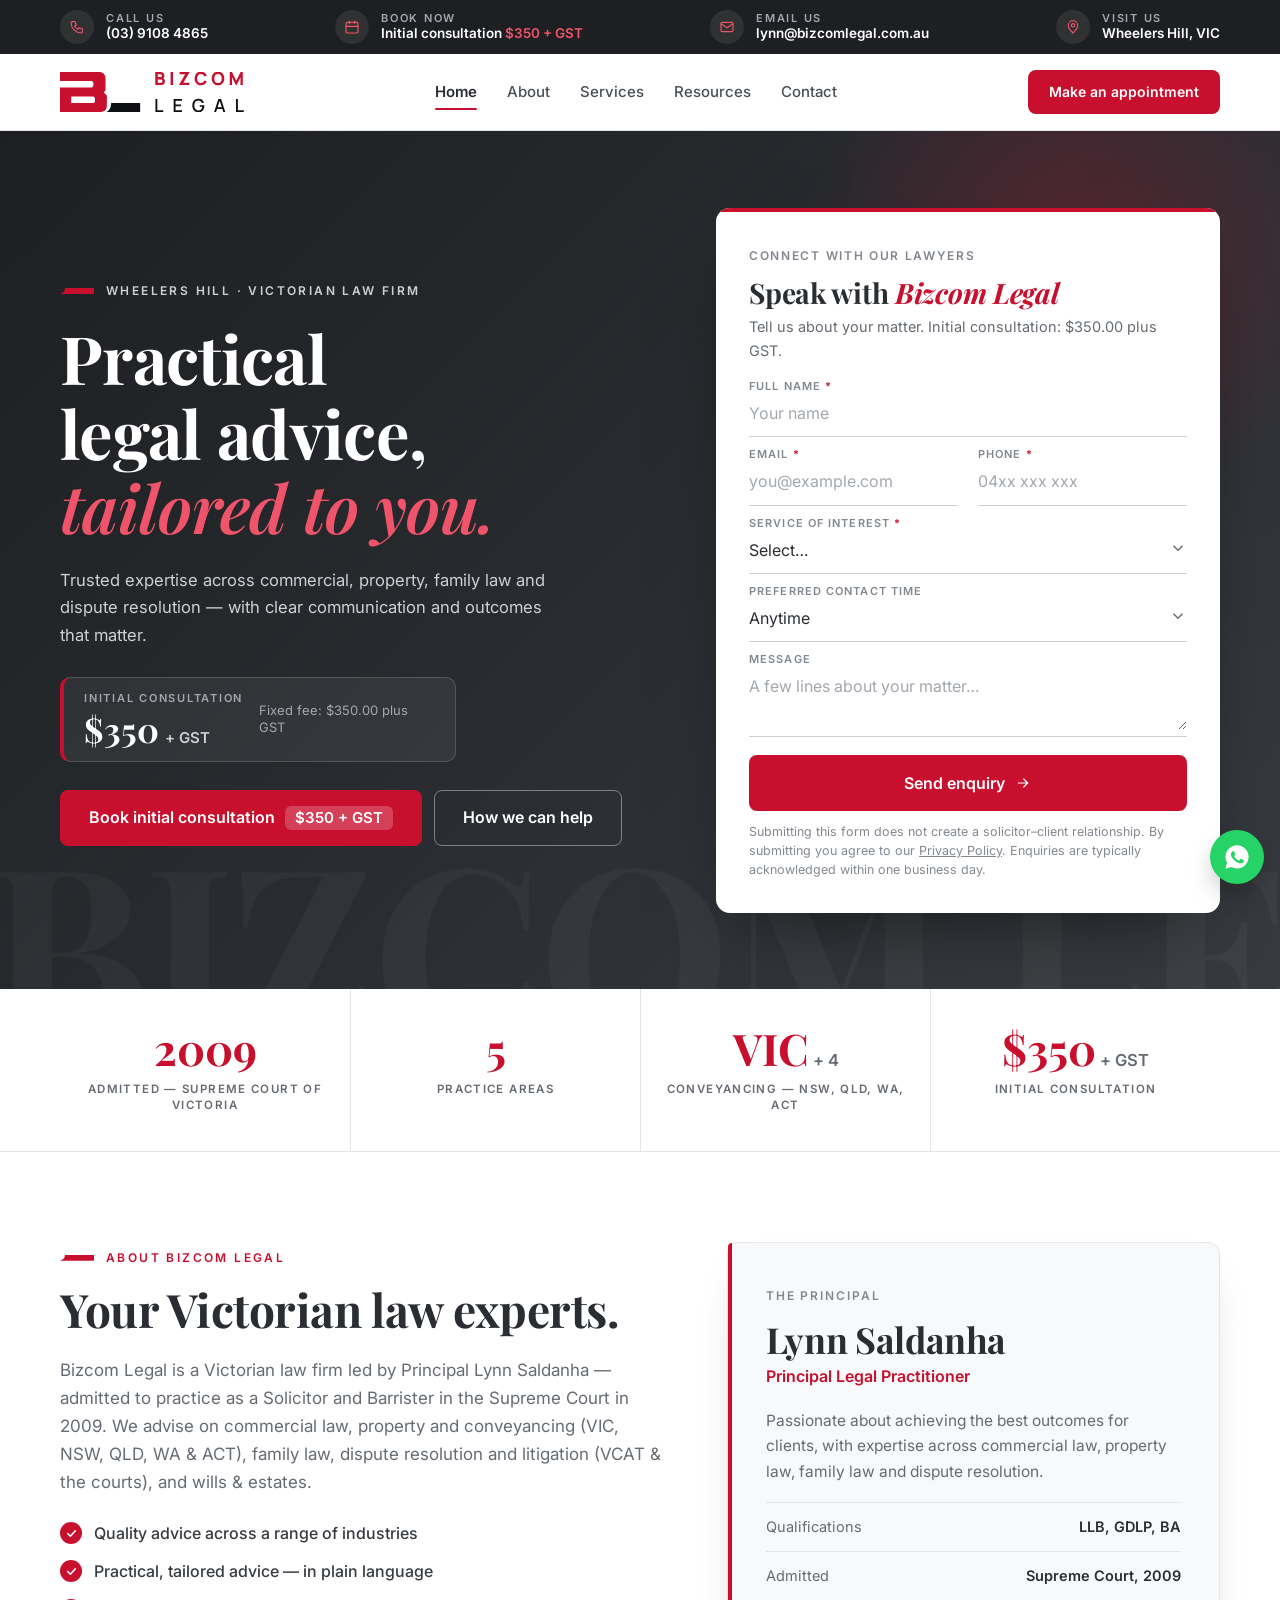
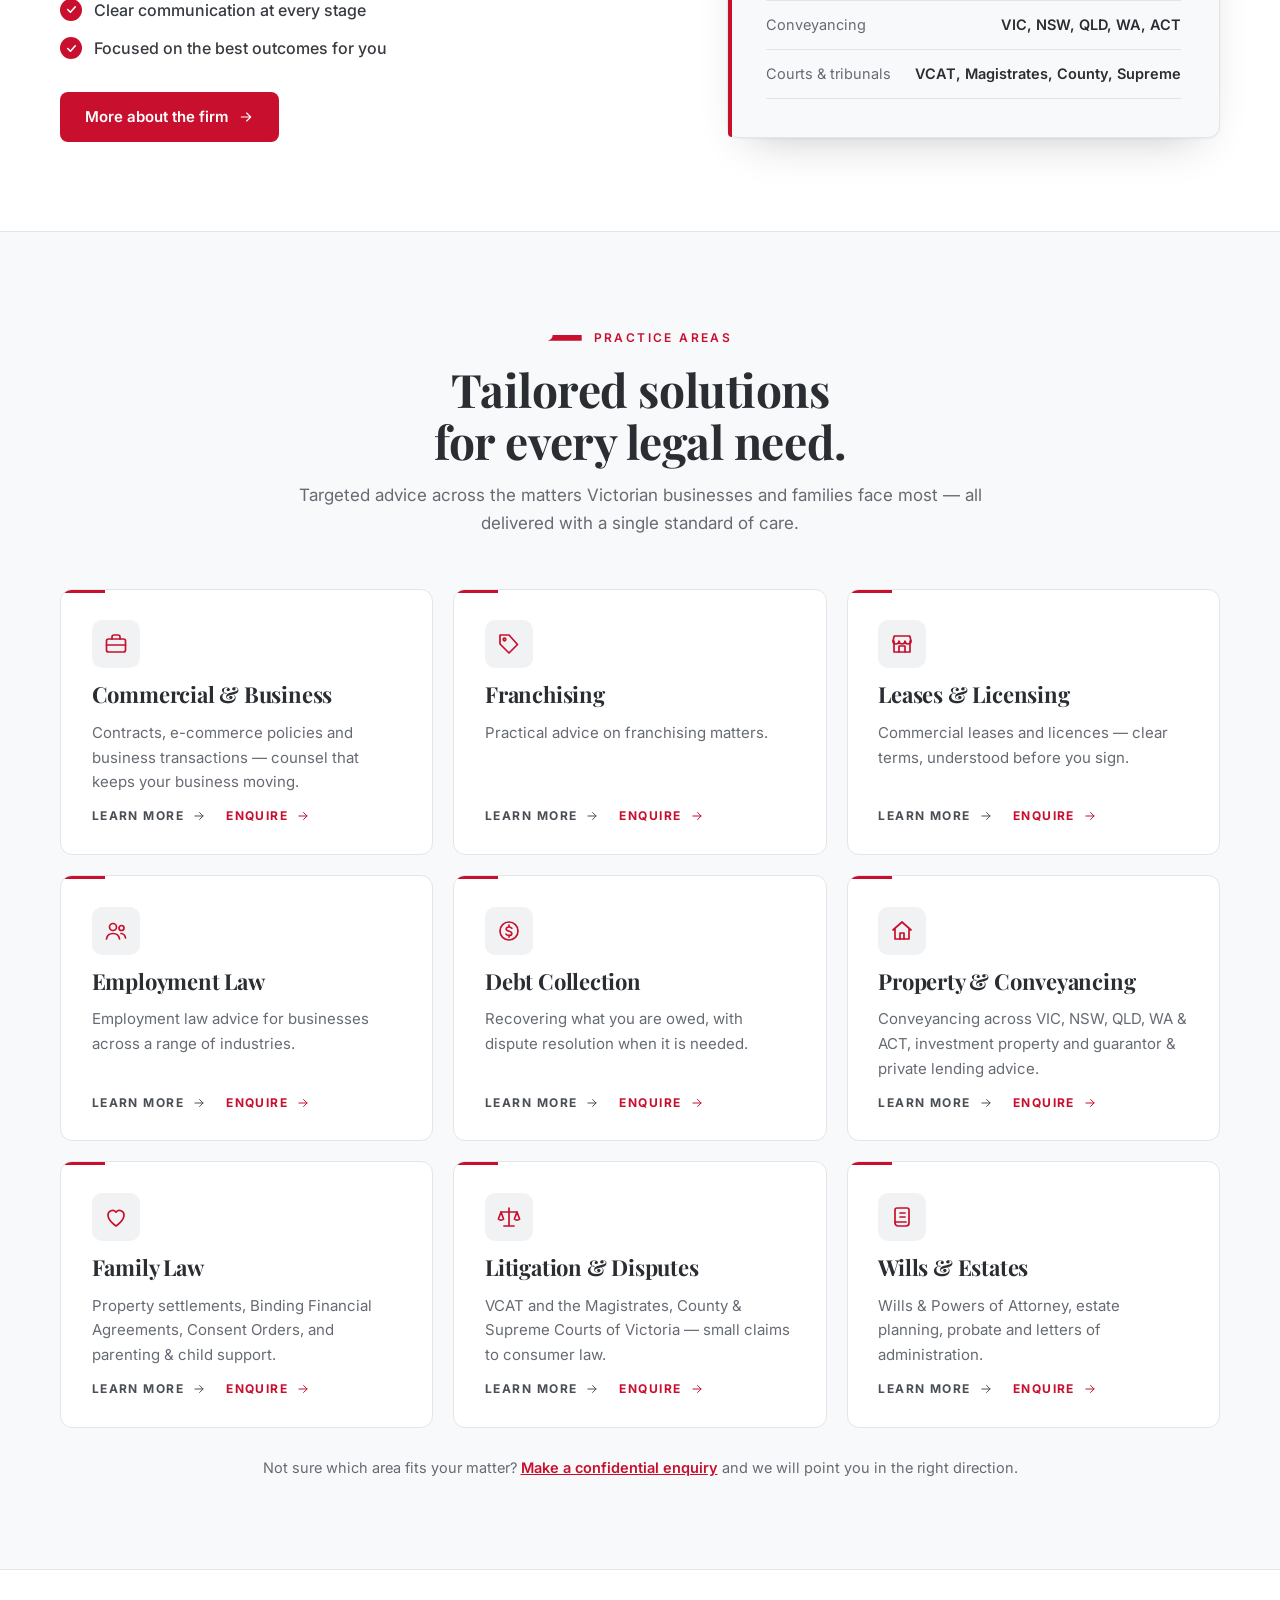
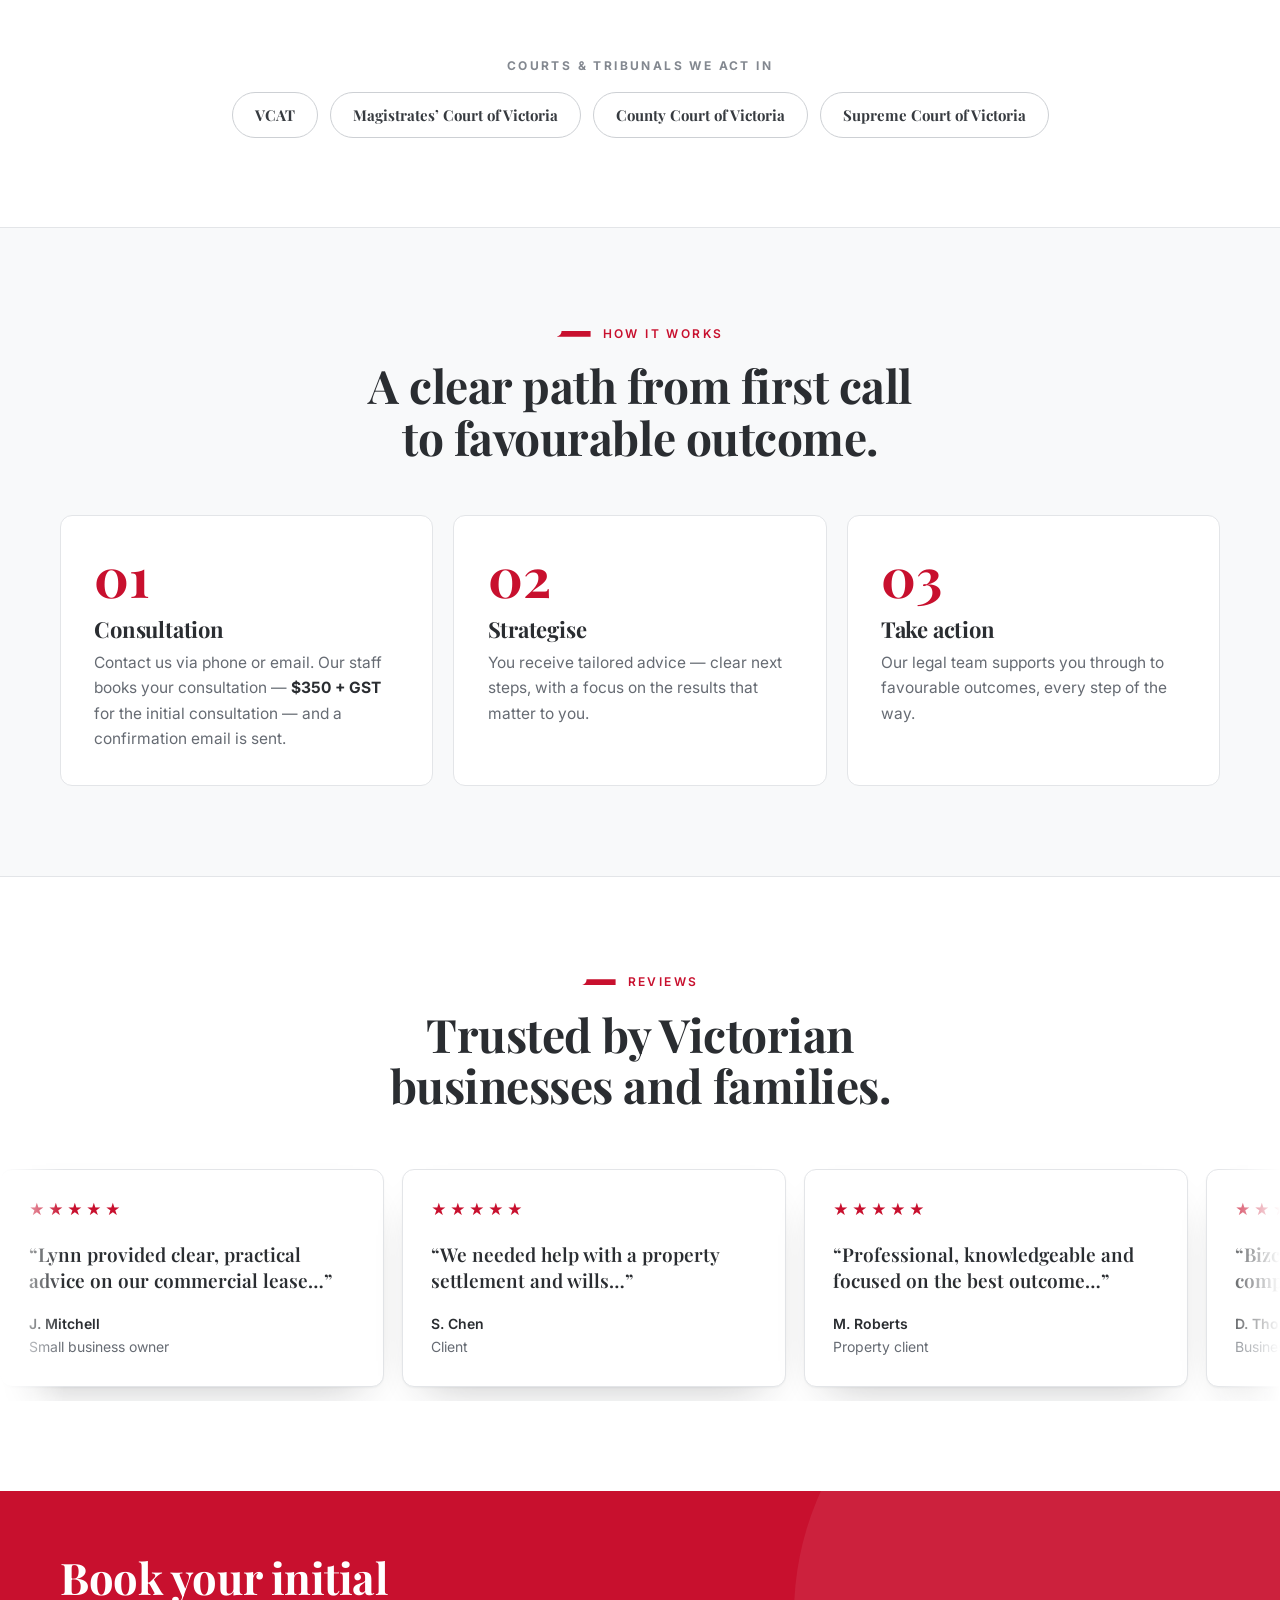
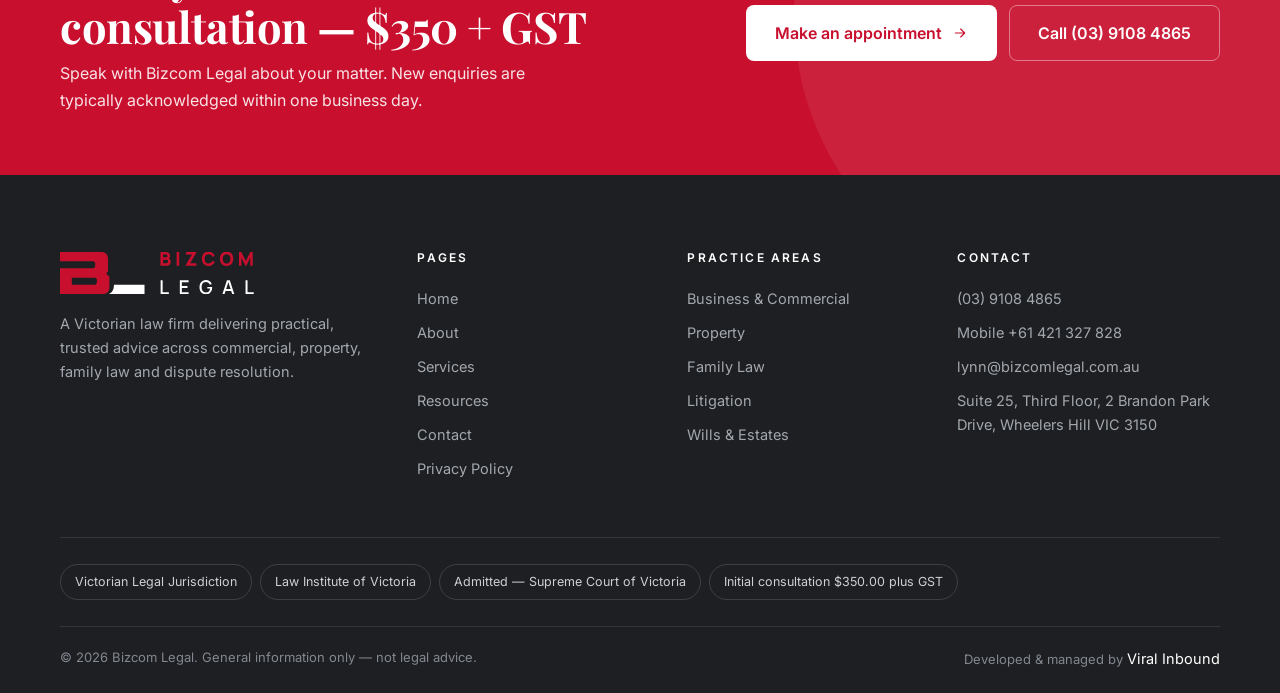
<file: index.html>
<!doctype html>
<html lang="en-AU">
<head>
<meta charset="utf-8">
<meta name="viewport" content="width=device-width, initial-scale=1">
<title>Bizcom Legal | Commercial, Property &amp; Dispute Resolution — Wheelers Hill, VIC</title>
<meta name="description" content="Bizcom Legal — a Victorian law firm led by Principal Lynn Saldanha. Commercial, property, family law, litigation, wills and estates. Initial consultation $350.00 plus GST.">
<meta name="theme-color" content="#2A2D31">
<link rel="icon" href="assets/brand/favicon.svg" type="image/svg+xml">
<link rel="preconnect" href="https://fonts.googleapis.com">
<link rel="preconnect" href="https://fonts.gstatic.com" crossorigin>
<link href="https://fonts.googleapis.com/css2?family=Inter:wght@400;500;600;700&family=Playfair+Display:ital,wght@0,600;0,700;1,600&display=swap" rel="stylesheet">
<link rel="stylesheet" href="styles.css?v=6.5">
</head>
<body>
<a class="skip" href="#main">Skip to content</a>
<div class="topbar"><div class="wrap topbar__in">
  <a class="tb" href="tel:+61391084865"><span class="tb__i"><svg viewBox="0 0 24 24" fill="none" stroke="currentColor" stroke-width="1.7" stroke-linecap="round" stroke-linejoin="round" aria-hidden="true"><path d="M5 4h4l2 5-2.5 1.5a11 11 0 0 0 5 5L15 13l5 2v4a2 2 0 0 1-2 2A16 16 0 0 1 3 6a2 2 0 0 1 2-2z"/></svg></span><span><small>Call us</small><b>(03) 9108 4865</b></span></a>
  <a class="tb tb--fee" href="#enquire"><span class="tb__i"><svg viewBox="0 0 24 24" fill="none" stroke="currentColor" stroke-width="1.7" stroke-linecap="round" stroke-linejoin="round" aria-hidden="true"><rect x="3" y="5" width="18" height="16" rx="2"/><path d="M16 3v4M8 3v4M3 11h18"/></svg></span><span><small>Book now</small><b>Initial consultation <span>$350 + GST</span></b></span></a>
  <a class="tb tb--mail" href="mailto:lynn@bizcomlegal.com.au"><span class="tb__i"><svg viewBox="0 0 24 24" fill="none" stroke="currentColor" stroke-width="1.7" stroke-linecap="round" stroke-linejoin="round" aria-hidden="true"><rect x="3" y="5" width="18" height="14" rx="2"/><path d="m3 7 9 6 9-6"/></svg></span><span><small>Email us</small><b>lynn@bizcomlegal.com.au</b></span></a>
  <a class="tb tb--visit" href="https://www.google.com/maps/search/?api=1&query=2%20Brandon%20Park%20Drive%2C%20Wheelers%20Hill%20VIC%203150" target="_blank" rel="noopener"><span class="tb__i"><svg viewBox="0 0 24 24" fill="none" stroke="currentColor" stroke-width="1.7" stroke-linecap="round" stroke-linejoin="round" aria-hidden="true"><path d="M12 21s7-6.2 7-11.5A7 7 0 0 0 5 9.5C5 14.8 12 21 12 21z"/><circle cx="12" cy="9.5" r="2.5"/></svg></span><span><small>Visit us</small><b>Wheelers Hill, VIC</b></span></a>
</div></div>
<header class="hd" data-hd>
  <div class="wrap hd__in">
    <a class="hd__logo" href="index.html" aria-label="Bizcom Legal — home"><img src="assets/brand/logo-horizontal.svg" alt="Bizcom Legal" width="160" height="40"></a>
    <nav class="hd__nav" aria-label="Primary"><a href="index.html" aria-current="page">Home</a><a href="about.html">About</a><a href="services.html">Services</a><a href="resources.html">Resources</a><a href="contact.html">Contact</a></nav>
    <div class="hd__cta"><a class="btn btn--red" href="#enquire">Make an appointment</a><button class="menu-btn" aria-label="Menu" aria-expanded="false" aria-controls="sheet" data-menu><i></i></button></div>
  </div>
</header>
<div class="sheet" id="sheet" aria-hidden="true">
  <a class="l" href="index.html">Home<small>01</small></a><a class="l" href="about.html">About<small>02</small></a><a class="l" href="services.html">Services<small>03</small></a><a class="l" href="resources.html">Resources<small>04</small></a><a class="l" href="contact.html">Contact<small>05</small></a>
  <div class="sheet__foot"><a class="btn btn--red btn--lg" href="#enquire">Book initial consultation <span class="nw btn__p">$350 + GST</span></a><a class="btn btn--ghost btn--lg" href="tel:+61391084865">Call (03) 9108 4865</a></div>
</div>
<main id="main">

<section class="hero">
  <div class="wrap hero__in">
    <div>
      <span class="eyebrow eyebrow--light">Wheelers Hill · Victorian law firm</span>
      <h1>Practical legal advice, <em>tailored to you.</em></h1>
      <p class="hero__lead">Trusted expertise across commercial, property, family law and dispute resolution — with clear communication and outcomes that matter.</p>
      <div class="fee"><div><small>Initial consultation</small><b>$350<span>+ GST</span></b></div><em>Fixed fee: $350.00 plus GST</em></div>
      <div class="hero__btns"><a class="btn btn--red btn--lg" href="#enquire">Book initial consultation <span class="nw btn__p">$350 + GST</span></a><a class="btn btn--ghost btn--lg" href="#practice">How we can help</a></div>
    </div>
    
<div class="fcard rv" id="enquire">
  <span class="fcard__k">Connect with our lawyers</span>
  <h3>Speak with <em>Bizcom Legal</em></h3>
  <p class="fcard__p">Tell us about your matter. Initial consultation: $350.00 plus GST.</p>
  <form data-form novalidate aria-label="Enquiry form">
    <div class="fgrid">
      <div class="f f--full"><label for="h-name">Full name <span class="req">*</span></label><input id="h-name" name="name" autocomplete="name" required placeholder="Your name"><span class="f__err"></span></div>
      <div class="f"><label for="h-email">Email <span class="req">*</span></label><input id="h-email" name="email" type="email" autocomplete="email" required placeholder="you@example.com"><span class="f__err"></span></div>
      <div class="f"><label for="h-phone">Phone <span class="req">*</span></label><input id="h-phone" name="phone" type="tel" autocomplete="tel" required placeholder="04xx xxx xxx"><span class="f__err"></span></div>
      <div class="f f--full"><label for="h-area">Service of interest <span class="req">*</span></label><select id="h-area" name="area" required><option value="">Select…</option><option>Business &amp; Commercial</option><option>Property</option><option>Family Law</option><option>Litigation</option><option>Wills &amp; Estates</option><option>Other</option></select><span class="f__err"></span></div>
      <div class="f f--full"><label for="h-time">Preferred contact time</label><select id="h-time" name="time"><option>Anytime</option><option>Morning (9am–12pm)</option><option>Afternoon (12pm–5pm)</option><option>Evening (5pm–7pm)</option></select></div>
      <div class="f f--full"><label for="h-msg">Message</label><textarea id="h-msg" name="message" placeholder="A few lines about your matter…"></textarea></div>
    </div>
    <input type="text" name="_honey" tabindex="-1" autocomplete="off" aria-hidden="true" style="position:absolute;left:-9999px;opacity:0">
    <p class="form__status" data-status role="alert"></p>
    <div class="fcard__foot">
      <button class="btn btn--red btn--lg" type="submit">Send enquiry <svg viewBox="0 0 24 24" fill="none" stroke="currentColor" stroke-width="1.7" stroke-linecap="round" stroke-linejoin="round" aria-hidden="true"><path d="M5 12h14M13 6l6 6-6 6"/></svg></button>
      <p class="fcard__note">Submitting this form does not create a solicitor–client relationship. By submitting you agree to our <a href="privacy.html">Privacy Policy</a>. Enquiries are typically acknowledged within one business day.</p>
    </div>
  </form>
  <div class="form__ok" role="status" aria-live="polite"><span class="eyebrow">Received</span><h4>Thank you — your enquiry has been received.</h4><p>A member of the Bizcom Legal team will respond within one business day.</p></div>
</div>
  </div>
</section>

<div class="stats"><div class="wrap stats__in">
  <div class="stat"><b>2009</b><small>Admitted — Supreme Court of Victoria</small></div>
  <div class="stat"><b>5</b><small>Practice areas</small></div>
  <div class="stat"><b>VIC<span>+ 4</span></b><small>Conveyancing — NSW, QLD, WA, ACT</small></div>
  <div class="stat"><b>$350<span>+ GST</span></b><small>Initial consultation</small></div>
</div></div>

<section class="sec" id="about">
  <div class="wrap about">
    <div class="rv">
      <span class="eyebrow">About Bizcom Legal</span>
      <h2>Your Victorian law experts.</h2>
      <p>Bizcom Legal is a Victorian law firm led by Principal Lynn Saldanha — admitted to practice as a Solicitor and Barrister in the Supreme Court in 2009. We advise on commercial law, property and conveyancing (VIC, NSW, QLD, WA &amp; ACT), family law, dispute resolution and litigation (VCAT &amp; the courts), and wills &amp; estates.</p>
      <ul class="ticks"><li>Quality advice across a range of industries</li><li>Practical, tailored advice — in plain language</li><li>Clear communication at every stage</li><li>Focused on the best outcomes for you</li></ul>
      <a class="btn btn--red" href="about.html">More about the firm <svg viewBox="0 0 24 24" fill="none" stroke="currentColor" stroke-width="1.7" stroke-linecap="round" stroke-linejoin="round" aria-hidden="true"><path d="M5 12h14M13 6l6 6-6 6"/></svg></a>
    </div>
    <aside class="cred rv" data-d="1">
      <span class="cred__k">The Principal</span>
      <h3>Lynn Saldanha</h3>
      <div class="cred__role">Principal Legal Practitioner</div>
      <p>Passionate about achieving the best outcomes for clients, with expertise across commercial law, property law, family law and dispute resolution.</p>
      <dl><div><dt>Qualifications</dt><dd>LLB, GDLP, BA</dd></div><div><dt>Admitted</dt><dd>Supreme Court, 2009</dd></div><div><dt>Conveyancing</dt><dd>VIC, NSW, QLD, WA, ACT</dd></div><div><dt>Courts &amp; tribunals</dt><dd>VCAT, Magistrates, County, Supreme</dd></div></dl>
    </aside>
  </div>
</section>

<section class="sec sec--grey" id="practice">
  <div class="wrap">
    <div class="shead rv"><span class="eyebrow eyebrow--center">Practice areas</span><h2>Tailored solutions for every legal need.</h2><p>Targeted advice across the matters Victorian businesses and families face most — all delivered with a single standard of care.</p></div>
    <div class="cards">
      <article class="card rv" data-d="0"><span class="card__i"><svg viewBox="0 0 24 24" fill="none" stroke="currentColor" stroke-width="1.7" stroke-linecap="round" stroke-linejoin="round" aria-hidden="true"><rect x="2.5" y="7" width="19" height="13" rx="2"/><path d="M16 7V5a2 2 0 0 0-2-2h-4a2 2 0 0 0-2 2v2M2.5 13h19"/></svg></span><h3>Commercial & Business</h3><p>Contracts, e-commerce policies and business transactions — counsel that keeps your business moving.</p><div class="card__links"><a class="tlink" href="services.html#commercial">Learn more <svg viewBox="0 0 24 24" fill="none" stroke="currentColor" stroke-width="1.7" stroke-linecap="round" stroke-linejoin="round" aria-hidden="true"><path d="M5 12h14M13 6l6 6-6 6"/></svg></a><a class="tlink tlink--red" href="#enquire">Enquire <svg viewBox="0 0 24 24" fill="none" stroke="currentColor" stroke-width="1.7" stroke-linecap="round" stroke-linejoin="round" aria-hidden="true"><path d="M5 12h14M13 6l6 6-6 6"/></svg></a></div></article>
      <article class="card rv" data-d="1"><span class="card__i"><svg viewBox="0 0 24 24" fill="none" stroke="currentColor" stroke-width="1.7" stroke-linecap="round" stroke-linejoin="round" aria-hidden="true"><path d="M20.5 12.5 12 21l-9-9V3h9z"/><circle cx="7.5" cy="7.5" r="1.3"/></svg></span><h3>Franchising</h3><p>Practical advice on franchising matters.</p><div class="card__links"><a class="tlink" href="services.html#commercial">Learn more <svg viewBox="0 0 24 24" fill="none" stroke="currentColor" stroke-width="1.7" stroke-linecap="round" stroke-linejoin="round" aria-hidden="true"><path d="M5 12h14M13 6l6 6-6 6"/></svg></a><a class="tlink tlink--red" href="#enquire">Enquire <svg viewBox="0 0 24 24" fill="none" stroke="currentColor" stroke-width="1.7" stroke-linecap="round" stroke-linejoin="round" aria-hidden="true"><path d="M5 12h14M13 6l6 6-6 6"/></svg></a></div></article>
      <article class="card rv" data-d="2"><span class="card__i"><svg viewBox="0 0 24 24" fill="none" stroke="currentColor" stroke-width="1.7" stroke-linecap="round" stroke-linejoin="round" aria-hidden="true"><path d="m3 9 1.2-5h15.6L21 9"/><path d="M4 9v11h16V9"/><path d="M9 20v-6h6v6M3 9a3 3 0 0 0 6 0 3 3 0 0 0 6 0 3 3 0 0 0 6 0"/></svg></span><h3>Leases & Licensing</h3><p>Commercial leases and licences — clear terms, understood before you sign.</p><div class="card__links"><a class="tlink" href="services.html#commercial">Learn more <svg viewBox="0 0 24 24" fill="none" stroke="currentColor" stroke-width="1.7" stroke-linecap="round" stroke-linejoin="round" aria-hidden="true"><path d="M5 12h14M13 6l6 6-6 6"/></svg></a><a class="tlink tlink--red" href="#enquire">Enquire <svg viewBox="0 0 24 24" fill="none" stroke="currentColor" stroke-width="1.7" stroke-linecap="round" stroke-linejoin="round" aria-hidden="true"><path d="M5 12h14M13 6l6 6-6 6"/></svg></a></div></article>
      <article class="card rv" data-d="0"><span class="card__i"><svg viewBox="0 0 24 24" fill="none" stroke="currentColor" stroke-width="1.7" stroke-linecap="round" stroke-linejoin="round" aria-hidden="true"><circle cx="9" cy="8" r="3.5"/><path d="M2.5 20c.5-3.6 3.2-5.5 6.5-5.5s6 1.9 6.5 5.5"/><circle cx="17.5" cy="9" r="2.5"/><path d="M17 14.5c2.4.2 4.1 1.7 4.5 4.5"/></svg></span><h3>Employment Law</h3><p>Employment law advice for businesses across a range of industries.</p><div class="card__links"><a class="tlink" href="services.html#commercial">Learn more <svg viewBox="0 0 24 24" fill="none" stroke="currentColor" stroke-width="1.7" stroke-linecap="round" stroke-linejoin="round" aria-hidden="true"><path d="M5 12h14M13 6l6 6-6 6"/></svg></a><a class="tlink tlink--red" href="#enquire">Enquire <svg viewBox="0 0 24 24" fill="none" stroke="currentColor" stroke-width="1.7" stroke-linecap="round" stroke-linejoin="round" aria-hidden="true"><path d="M5 12h14M13 6l6 6-6 6"/></svg></a></div></article>
      <article class="card rv" data-d="1"><span class="card__i"><svg viewBox="0 0 24 24" fill="none" stroke="currentColor" stroke-width="1.7" stroke-linecap="round" stroke-linejoin="round" aria-hidden="true"><circle cx="12" cy="12" r="9"/><path d="M14.8 9.2C14.2 8.4 13.2 8 12 8c-1.7 0-2.8.9-2.8 2.1 0 3 5.6 1.4 5.6 4.3 0 1.2-1.2 2.1-2.8 2.1-1.3 0-2.4-.5-3-1.4M12 6v2M12 16v2"/></svg></span><h3>Debt Collection</h3><p>Recovering what you are owed, with dispute resolution when it is needed.</p><div class="card__links"><a class="tlink" href="services.html#commercial">Learn more <svg viewBox="0 0 24 24" fill="none" stroke="currentColor" stroke-width="1.7" stroke-linecap="round" stroke-linejoin="round" aria-hidden="true"><path d="M5 12h14M13 6l6 6-6 6"/></svg></a><a class="tlink tlink--red" href="#enquire">Enquire <svg viewBox="0 0 24 24" fill="none" stroke="currentColor" stroke-width="1.7" stroke-linecap="round" stroke-linejoin="round" aria-hidden="true"><path d="M5 12h14M13 6l6 6-6 6"/></svg></a></div></article>
      <article class="card rv" data-d="2"><span class="card__i"><svg viewBox="0 0 24 24" fill="none" stroke="currentColor" stroke-width="1.7" stroke-linecap="round" stroke-linejoin="round" aria-hidden="true"><path d="m3 11 9-8 9 8"/><path d="M5 10v10h14V10"/><path d="M10 20v-6h4v6"/></svg></span><h3>Property & Conveyancing</h3><p>Conveyancing across VIC, NSW, QLD, WA & ACT, investment property and guarantor & private lending advice.</p><div class="card__links"><a class="tlink" href="services.html#property">Learn more <svg viewBox="0 0 24 24" fill="none" stroke="currentColor" stroke-width="1.7" stroke-linecap="round" stroke-linejoin="round" aria-hidden="true"><path d="M5 12h14M13 6l6 6-6 6"/></svg></a><a class="tlink tlink--red" href="#enquire">Enquire <svg viewBox="0 0 24 24" fill="none" stroke="currentColor" stroke-width="1.7" stroke-linecap="round" stroke-linejoin="round" aria-hidden="true"><path d="M5 12h14M13 6l6 6-6 6"/></svg></a></div></article>
      <article class="card rv" data-d="0"><span class="card__i"><svg viewBox="0 0 24 24" fill="none" stroke="currentColor" stroke-width="1.7" stroke-linecap="round" stroke-linejoin="round" aria-hidden="true"><path d="M12 21s-8-5.2-8-11a4.5 4.5 0 0 1 8-2.8A4.5 4.5 0 0 1 20 10c0 5.8-8 11-8 11z"/></svg></span><h3>Family Law</h3><p>Property settlements, Binding Financial Agreements, Consent Orders, and parenting & child support.</p><div class="card__links"><a class="tlink" href="services.html#family-law">Learn more <svg viewBox="0 0 24 24" fill="none" stroke="currentColor" stroke-width="1.7" stroke-linecap="round" stroke-linejoin="round" aria-hidden="true"><path d="M5 12h14M13 6l6 6-6 6"/></svg></a><a class="tlink tlink--red" href="#enquire">Enquire <svg viewBox="0 0 24 24" fill="none" stroke="currentColor" stroke-width="1.7" stroke-linecap="round" stroke-linejoin="round" aria-hidden="true"><path d="M5 12h14M13 6l6 6-6 6"/></svg></a></div></article>
      <article class="card rv" data-d="1"><span class="card__i"><svg viewBox="0 0 24 24" fill="none" stroke="currentColor" stroke-width="1.7" stroke-linecap="round" stroke-linejoin="round" aria-hidden="true"><path d="M12 3v18M7 21h10M4 7h16"/><path d="m4 7-2.6 7a3.6 3.6 0 0 0 5.2 0zM20 7l-2.6 7a3.6 3.6 0 0 0 5.2 0z"/></svg></span><h3>Litigation & Disputes</h3><p>VCAT and the Magistrates, County & Supreme Courts of Victoria — small claims to consumer law.</p><div class="card__links"><a class="tlink" href="services.html#litigation">Learn more <svg viewBox="0 0 24 24" fill="none" stroke="currentColor" stroke-width="1.7" stroke-linecap="round" stroke-linejoin="round" aria-hidden="true"><path d="M5 12h14M13 6l6 6-6 6"/></svg></a><a class="tlink tlink--red" href="#enquire">Enquire <svg viewBox="0 0 24 24" fill="none" stroke="currentColor" stroke-width="1.7" stroke-linecap="round" stroke-linejoin="round" aria-hidden="true"><path d="M5 12h14M13 6l6 6-6 6"/></svg></a></div></article>
      <article class="card rv" data-d="2"><span class="card__i"><svg viewBox="0 0 24 24" fill="none" stroke="currentColor" stroke-width="1.7" stroke-linecap="round" stroke-linejoin="round" aria-hidden="true"><path d="M8 3h9a2 2 0 0 1 2 2v13a3 3 0 0 1-3 3H8a3 3 0 0 1-3-3v-1h11"/><path d="M5 17V5a2 2 0 0 1 2-2M10 8h5M10 12h5"/></svg></span><h3>Wills & Estates</h3><p>Wills & Powers of Attorney, estate planning, probate and letters of administration.</p><div class="card__links"><a class="tlink" href="services.html#wills-estates">Learn more <svg viewBox="0 0 24 24" fill="none" stroke="currentColor" stroke-width="1.7" stroke-linecap="round" stroke-linejoin="round" aria-hidden="true"><path d="M5 12h14M13 6l6 6-6 6"/></svg></a><a class="tlink tlink--red" href="#enquire">Enquire <svg viewBox="0 0 24 24" fill="none" stroke="currentColor" stroke-width="1.7" stroke-linecap="round" stroke-linejoin="round" aria-hidden="true"><path d="M5 12h14M13 6l6 6-6 6"/></svg></a></div></article>
    </div>
    <p class="fine rv">Not sure which area fits your matter? <a href="#enquire">Make a confidential enquiry</a> and we will point you in the right direction.</p>
  </div>
</section>

<section class="sec">
  <div class="wrap forums rv">
    <h3>Courts &amp; tribunals we act in</h3>
    <div class="forums__row"><span>VCAT</span><span>Magistrates’ Court of Victoria</span><span>County Court of Victoria</span><span>Supreme Court of Victoria</span></div>
  </div>
</section>

<section class="sec sec--grey">
  <div class="wrap">
    <div class="shead rv"><span class="eyebrow eyebrow--center">How it works</span><h2>A clear path from first call to favourable outcome.</h2></div>
    <div class="steps">
      <div class="step rv"><h3>Consultation</h3><p>Contact us via phone or email. Our staff books your consultation — <b>$350 + GST</b> for the initial consultation — and a confirmation email is sent.</p></div>
      <div class="step rv" data-d="1"><h3>Strategise</h3><p>You receive tailored advice — clear next steps, with a focus on the results that matter to you.</p></div>
      <div class="step rv" data-d="2"><h3>Take action</h3><p>Our legal team supports you through to favourable outcomes, every step of the way.</p></div>
    </div>
  </div>
</section>

<section class="sec" id="reviews">
  <div class="wrap"><div class="shead rv"><span class="eyebrow eyebrow--center">Reviews</span><h2>Trusted by Victorian businesses and families.</h2></div></div>
  <div class="marq" aria-label="Client reviews"><div class="marq__track"><figure class="tq"><div class="tq__s" aria-label="5 out of 5 stars">★★★★★</div><blockquote>“Lynn provided clear, practical advice on our commercial lease…”</blockquote><figcaption><b>J. Mitchell</b>Small business owner</figcaption></figure><figure class="tq"><div class="tq__s" aria-label="5 out of 5 stars">★★★★★</div><blockquote>“We needed help with a property settlement and wills…”</blockquote><figcaption><b>S. Chen</b>Client</figcaption></figure><figure class="tq"><div class="tq__s" aria-label="5 out of 5 stars">★★★★★</div><blockquote>“Professional, knowledgeable and focused on the best outcome…”</blockquote><figcaption><b>M. Roberts</b>Property client</figcaption></figure><figure class="tq"><div class="tq__s" aria-label="5 out of 5 stars">★★★★★</div><blockquote>“Bizcom Legal helped us navigate a complex commercial dispute…”</blockquote><figcaption><b>D. Thompson</b>Business owner</figcaption></figure><figure class="tq"><div class="tq__s" aria-label="5 out of 5 stars">★★★★★</div><blockquote>“Lynn made the process of updating our wills simple…”</blockquote><figcaption><b>K. Williams</b>Estate planning client</figcaption></figure><figure class="tq"><div class="tq__s" aria-label="5 out of 5 stars">★★★★★</div><blockquote>“Outstanding property law advice…”</blockquote><figcaption><b>R. Anderson</b>Property investor</figcaption></figure><figure class="tq"><div class="tq__s" aria-label="5 out of 5 stars">★★★★★</div><blockquote>“Professional, efficient, and results-driven…”</blockquote><figcaption><b>L. Martinez</b>Corporate client</figcaption></figure><figure class="tq"><div class="tq__s" aria-label="5 out of 5 stars">★★★★★</div><blockquote>“Highly recommend Bizcom Legal for commercial law…”</blockquote><figcaption><b>T. Brown</b>Entrepreneur</figcaption></figure><figure class="tq" aria-hidden="true"><div class="tq__s" aria-label="5 out of 5 stars">★★★★★</div><blockquote>“Lynn provided clear, practical advice on our commercial lease…”</blockquote><figcaption><b>J. Mitchell</b>Small business owner</figcaption></figure><figure class="tq" aria-hidden="true"><div class="tq__s" aria-label="5 out of 5 stars">★★★★★</div><blockquote>“We needed help with a property settlement and wills…”</blockquote><figcaption><b>S. Chen</b>Client</figcaption></figure><figure class="tq" aria-hidden="true"><div class="tq__s" aria-label="5 out of 5 stars">★★★★★</div><blockquote>“Professional, knowledgeable and focused on the best outcome…”</blockquote><figcaption><b>M. Roberts</b>Property client</figcaption></figure><figure class="tq" aria-hidden="true"><div class="tq__s" aria-label="5 out of 5 stars">★★★★★</div><blockquote>“Bizcom Legal helped us navigate a complex commercial dispute…”</blockquote><figcaption><b>D. Thompson</b>Business owner</figcaption></figure><figure class="tq" aria-hidden="true"><div class="tq__s" aria-label="5 out of 5 stars">★★★★★</div><blockquote>“Lynn made the process of updating our wills simple…”</blockquote><figcaption><b>K. Williams</b>Estate planning client</figcaption></figure><figure class="tq" aria-hidden="true"><div class="tq__s" aria-label="5 out of 5 stars">★★★★★</div><blockquote>“Outstanding property law advice…”</blockquote><figcaption><b>R. Anderson</b>Property investor</figcaption></figure><figure class="tq" aria-hidden="true"><div class="tq__s" aria-label="5 out of 5 stars">★★★★★</div><blockquote>“Professional, efficient, and results-driven…”</blockquote><figcaption><b>L. Martinez</b>Corporate client</figcaption></figure><figure class="tq" aria-hidden="true"><div class="tq__s" aria-label="5 out of 5 stars">★★★★★</div><blockquote>“Highly recommend Bizcom Legal for commercial law…”</blockquote><figcaption><b>T. Brown</b>Entrepreneur</figcaption></figure></div></div>
</section>

<section class="cta">
  <div class="wrap cta__in">
    <div><h2>Book your initial consultation — <span class="nw">$350 + GST</span></h2><p>Speak with Bizcom Legal about your matter. New enquiries are typically acknowledged within one business day.</p></div>
    <div class="cta__btns"><a class="btn btn--white btn--lg" href="#enquire">Make an appointment <svg viewBox="0 0 24 24" fill="none" stroke="currentColor" stroke-width="1.7" stroke-linecap="round" stroke-linejoin="round" aria-hidden="true"><path d="M5 12h14M13 6l6 6-6 6"/></svg></a><a class="btn btn--ghost btn--lg" href="tel:+61391084865">Call (03) 9108 4865</a></div>
  </div>
</section>
</main>
<footer class="ft">
  <div class="wrap">
    <div class="ft__cols">
      <div><img src="assets/brand/logo-horizontal-reverse.svg" alt="Bizcom Legal" width="160" height="42"><p>A Victorian law firm delivering practical, trusted advice across commercial, property, family law and dispute resolution.</p></div>
      <div><h4>Pages</h4><a href="index.html">Home</a><a href="about.html">About</a><a href="services.html">Services</a><a href="resources.html">Resources</a><a href="contact.html">Contact</a><a href="privacy.html">Privacy Policy</a></div>
      <div><h4>Practice areas</h4><a href="services.html#commercial">Business &amp; Commercial</a><a href="services.html#property">Property</a><a href="services.html#family-law">Family Law</a><a href="services.html#litigation">Litigation</a><a href="services.html#wills-estates">Wills &amp; Estates</a></div>
      <div><h4>Contact</h4><a href="tel:+61391084865">(03) 9108 4865</a><a href="tel:+61421327828">Mobile +61 421 327 828</a><a href="mailto:lynn@bizcomlegal.com.au">lynn@bizcomlegal.com.au</a><address>Suite 25, Third Floor, 2 Brandon Park Drive, Wheelers Hill VIC 3150</address></div>
    </div>
    <div class="ft__auth"><span>Victorian Legal Jurisdiction</span><span>Law Institute of Victoria</span><span>Admitted — Supreme Court of Victoria</span><span>Initial consultation $350.00 plus GST</span></div>
    <div class="ft__base"><span>© <span data-year>2026</span> Bizcom Legal. General information only — not legal advice.</span><span>Developed &amp; managed by <a href="https://viralinbound.com" target="_blank" rel="noopener">Viral Inbound</a></span></div>
  </div>
</footer>
<a class="wa" href="https://wa.me/61414822108" target="_blank" rel="noopener" aria-label="Message Bizcom Legal on WhatsApp"><svg viewBox="0 0 24 24" aria-hidden="true"><path d="M12.04 2c-5.46 0-9.91 4.45-9.91 9.91 0 1.75.46 3.45 1.32 4.95L2 22l5.25-1.38a9.9 9.9 0 0 0 4.79 1.22c5.46 0 9.91-4.45 9.91-9.91S17.5 2 12.04 2zm5.8 14.06c-.24.68-1.42 1.3-1.95 1.35-.5.05-.97.23-3.28-.68-2.78-1.1-4.55-3.95-4.69-4.13-.14-.18-1.12-1.49-1.12-2.85 0-1.35.71-2.02.96-2.29.25-.27.55-.34.73-.34l.52.01c.17 0 .39-.06.61.47.24.55.8 1.92.87 2.06.07.14.12.3.02.48-.09.18-.14.3-.27.46l-.41.48c-.14.14-.28.29-.12.56.16.27.71 1.17 1.52 1.9 1.05.93 1.93 1.22 2.2 1.36.27.14.43.11.59-.07.16-.18.68-.79.86-1.07.18-.27.36-.23.61-.14.25.09 1.59.75 1.86.89.27.14.45.2.52.32.06.11.06.66-.18 1.33z"/></svg></a>
<script src="script.js?v=6.5" defer></script>
</body>
</html>
</file>
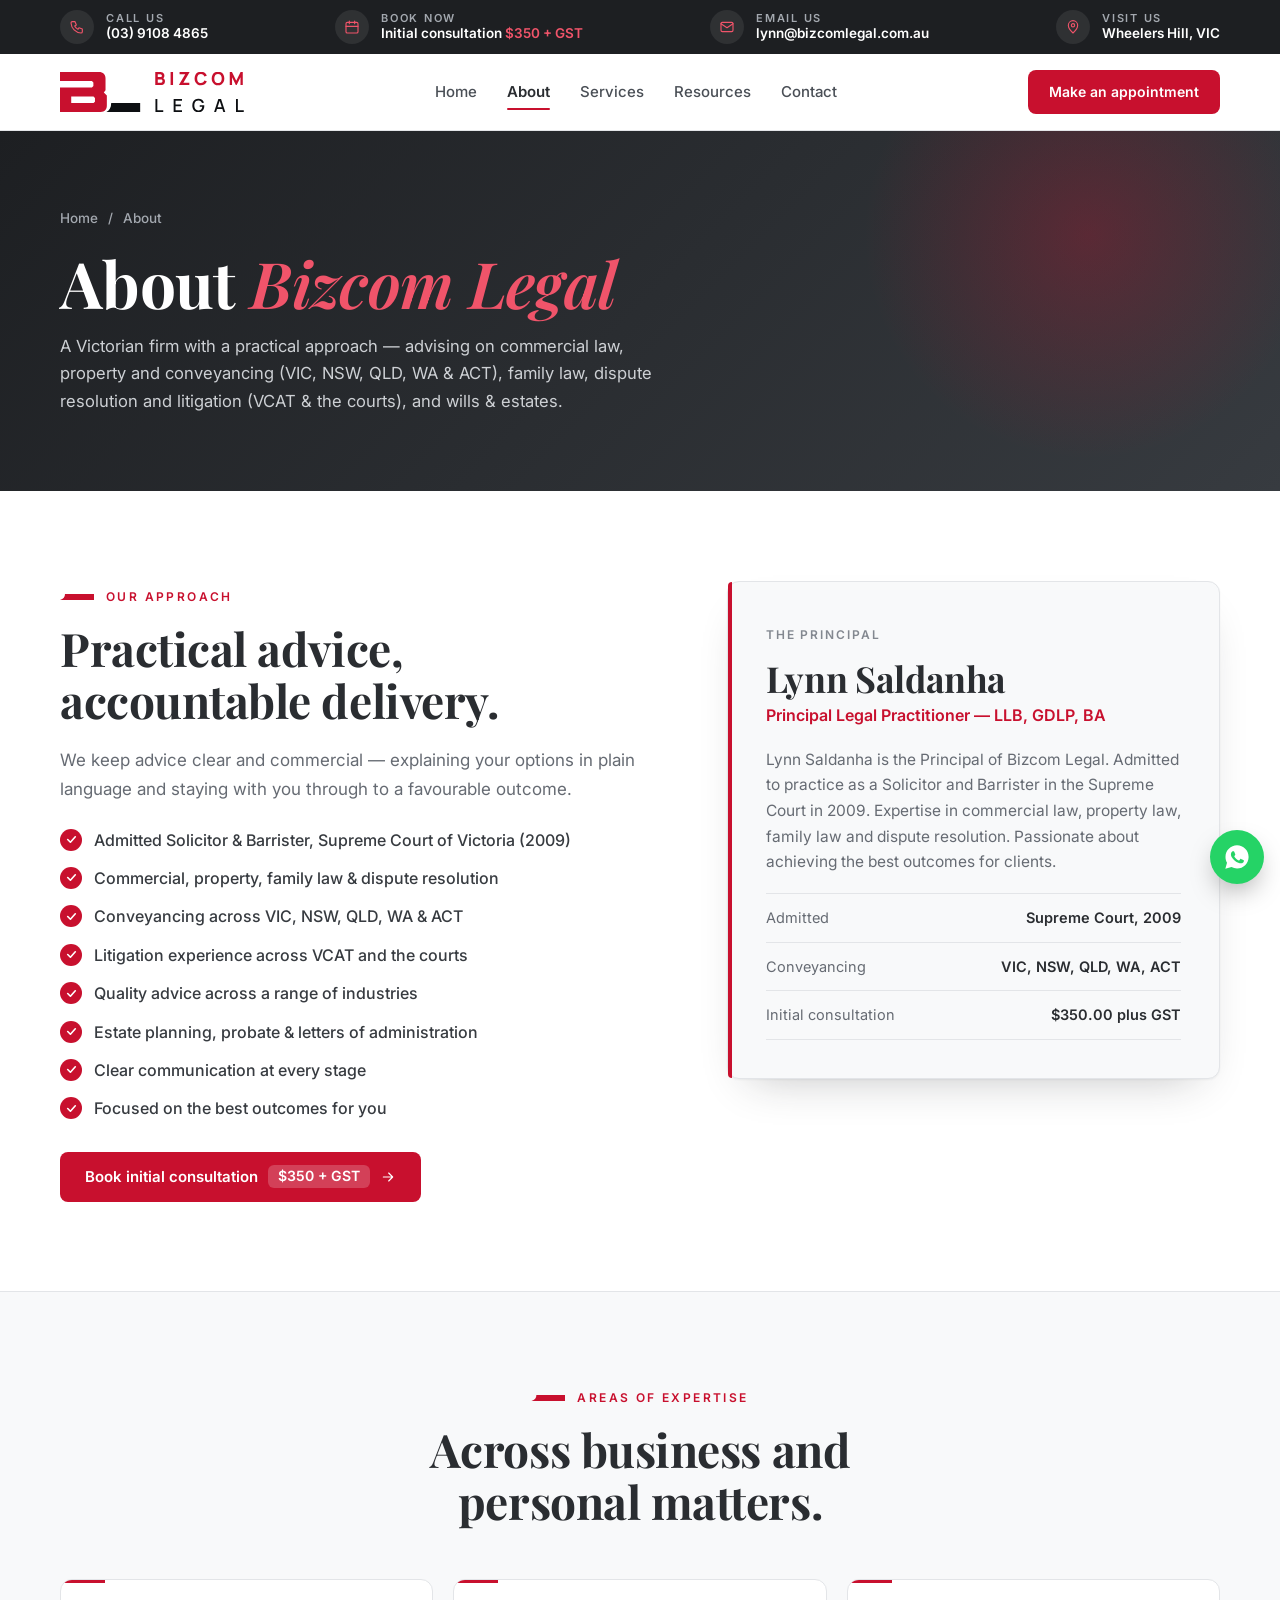
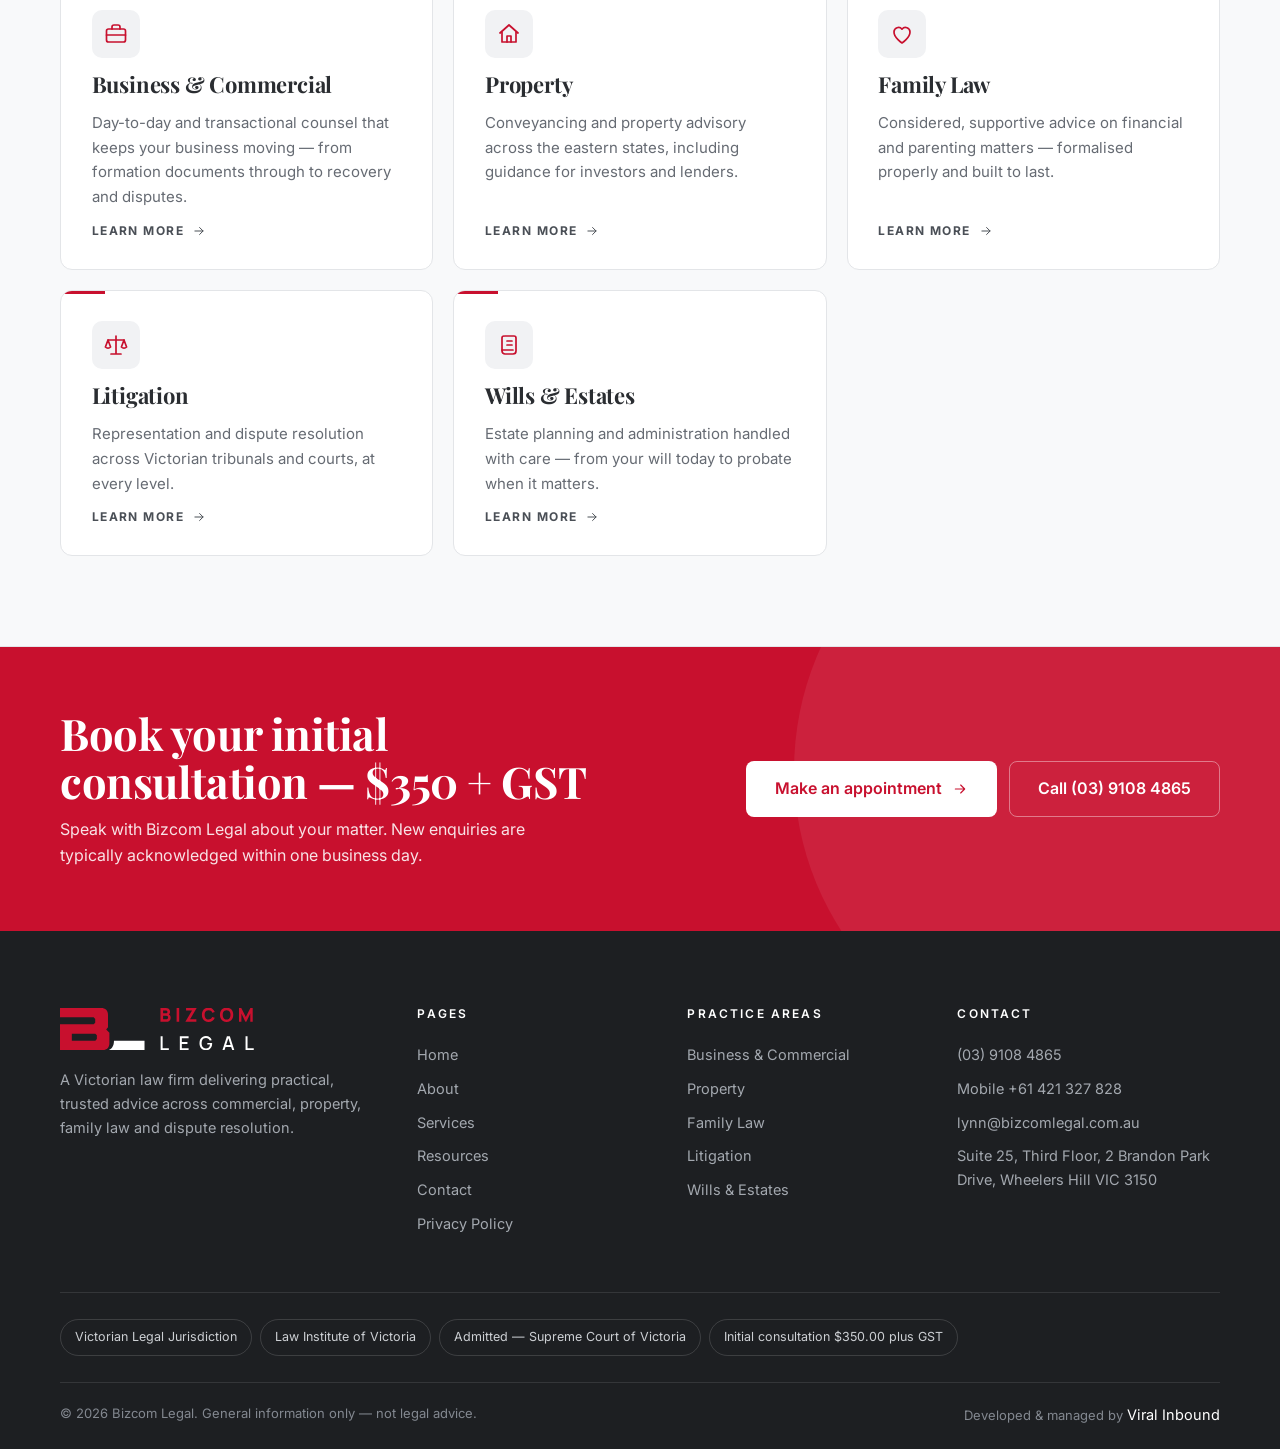
<file: about.html>
<!doctype html>
<html lang="en-AU">
<head>
<meta charset="utf-8">
<meta name="viewport" content="width=device-width, initial-scale=1">
<title>About | Bizcom Legal</title>
<meta name="description" content="About Bizcom Legal and Principal Lynn Saldanha — admitted Solicitor and Barrister, Supreme Court of Victoria (2009).">
<meta name="theme-color" content="#2A2D31">
<link rel="icon" href="assets/brand/favicon.svg" type="image/svg+xml">
<link rel="preconnect" href="https://fonts.googleapis.com">
<link rel="preconnect" href="https://fonts.gstatic.com" crossorigin>
<link href="https://fonts.googleapis.com/css2?family=Inter:wght@400;500;600;700&family=Playfair+Display:ital,wght@0,600;0,700;1,600&display=swap" rel="stylesheet">
<link rel="stylesheet" href="styles.css?v=6.5">
</head>
<body>
<a class="skip" href="#main">Skip to content</a>
<div class="topbar"><div class="wrap topbar__in">
  <a class="tb" href="tel:+61391084865"><span class="tb__i"><svg viewBox="0 0 24 24" fill="none" stroke="currentColor" stroke-width="1.7" stroke-linecap="round" stroke-linejoin="round" aria-hidden="true"><path d="M5 4h4l2 5-2.5 1.5a11 11 0 0 0 5 5L15 13l5 2v4a2 2 0 0 1-2 2A16 16 0 0 1 3 6a2 2 0 0 1 2-2z"/></svg></span><span><small>Call us</small><b>(03) 9108 4865</b></span></a>
  <a class="tb tb--fee" href="contact.html#enquire"><span class="tb__i"><svg viewBox="0 0 24 24" fill="none" stroke="currentColor" stroke-width="1.7" stroke-linecap="round" stroke-linejoin="round" aria-hidden="true"><rect x="3" y="5" width="18" height="16" rx="2"/><path d="M16 3v4M8 3v4M3 11h18"/></svg></span><span><small>Book now</small><b>Initial consultation <span>$350 + GST</span></b></span></a>
  <a class="tb tb--mail" href="mailto:lynn@bizcomlegal.com.au"><span class="tb__i"><svg viewBox="0 0 24 24" fill="none" stroke="currentColor" stroke-width="1.7" stroke-linecap="round" stroke-linejoin="round" aria-hidden="true"><rect x="3" y="5" width="18" height="14" rx="2"/><path d="m3 7 9 6 9-6"/></svg></span><span><small>Email us</small><b>lynn@bizcomlegal.com.au</b></span></a>
  <a class="tb tb--visit" href="https://www.google.com/maps/search/?api=1&query=2%20Brandon%20Park%20Drive%2C%20Wheelers%20Hill%20VIC%203150" target="_blank" rel="noopener"><span class="tb__i"><svg viewBox="0 0 24 24" fill="none" stroke="currentColor" stroke-width="1.7" stroke-linecap="round" stroke-linejoin="round" aria-hidden="true"><path d="M12 21s7-6.2 7-11.5A7 7 0 0 0 5 9.5C5 14.8 12 21 12 21z"/><circle cx="12" cy="9.5" r="2.5"/></svg></span><span><small>Visit us</small><b>Wheelers Hill, VIC</b></span></a>
</div></div>
<header class="hd" data-hd>
  <div class="wrap hd__in">
    <a class="hd__logo" href="index.html" aria-label="Bizcom Legal — home"><img src="assets/brand/logo-horizontal.svg" alt="Bizcom Legal" width="160" height="40"></a>
    <nav class="hd__nav" aria-label="Primary"><a href="index.html">Home</a><a href="about.html" aria-current="page">About</a><a href="services.html">Services</a><a href="resources.html">Resources</a><a href="contact.html">Contact</a></nav>
    <div class="hd__cta"><a class="btn btn--red" href="contact.html#enquire">Make an appointment</a><button class="menu-btn" aria-label="Menu" aria-expanded="false" aria-controls="sheet" data-menu><i></i></button></div>
  </div>
</header>
<div class="sheet" id="sheet" aria-hidden="true">
  <a class="l" href="index.html">Home<small>01</small></a><a class="l" href="about.html">About<small>02</small></a><a class="l" href="services.html">Services<small>03</small></a><a class="l" href="resources.html">Resources<small>04</small></a><a class="l" href="contact.html">Contact<small>05</small></a>
  <div class="sheet__foot"><a class="btn btn--red btn--lg" href="contact.html#enquire">Book initial consultation <span class="nw btn__p">$350 + GST</span></a><a class="btn btn--ghost btn--lg" href="tel:+61391084865">Call (03) 9108 4865</a></div>
</div>
<main id="main">

<section class="phead">
  <div class="wrap">
    <div class="crumbs"><a href="index.html">Home</a><span>/</span><span>About</span></div>
    <h1>About <em>Bizcom Legal</em></h1>
    <p>A Victorian firm with a practical approach — advising on commercial law, property and conveyancing (VIC, NSW, QLD, WA &amp; ACT), family law, dispute resolution and litigation (VCAT &amp; the courts), and wills &amp; estates.</p>
  </div>
</section>
<section class="sec">
  <div class="wrap about">
    <div class="rv">
      <span class="eyebrow">Our approach</span>
      <h2>Practical advice, accountable delivery.</h2>
      <p>We keep advice clear and commercial — explaining your options in plain language and staying with you through to a favourable outcome.</p>
      <ul class="ticks"><li>Admitted Solicitor &amp; Barrister, Supreme Court of Victoria (2009)</li><li>Commercial, property, family law &amp; dispute resolution</li><li>Conveyancing across VIC, NSW, QLD, WA &amp; ACT</li><li>Litigation experience across VCAT and the courts</li><li>Quality advice across a range of industries</li><li>Estate planning, probate &amp; letters of administration</li><li>Clear communication at every stage</li><li>Focused on the best outcomes for you</li></ul>
      <a class="btn btn--red" href="contact.html#enquire">Book initial consultation <span class="nw btn__p">$350 + GST</span> <svg viewBox="0 0 24 24" fill="none" stroke="currentColor" stroke-width="1.7" stroke-linecap="round" stroke-linejoin="round" aria-hidden="true"><path d="M5 12h14M13 6l6 6-6 6"/></svg></a>
    </div>
    <aside class="cred rv" data-d="1">
      <span class="cred__k">The Principal</span>
      <h3>Lynn Saldanha</h3>
      <div class="cred__role">Principal Legal Practitioner — LLB, GDLP, BA</div>
      <p>Lynn Saldanha is the Principal of Bizcom Legal. Admitted to practice as a Solicitor and Barrister in the Supreme Court in 2009. Expertise in commercial law, property law, family law and dispute resolution. Passionate about achieving the best outcomes for clients.</p>
      <dl><div><dt>Admitted</dt><dd>Supreme Court, 2009</dd></div><div><dt>Conveyancing</dt><dd>VIC, NSW, QLD, WA, ACT</dd></div><div><dt>Initial consultation</dt><dd>$350.00 plus GST</dd></div></dl>
    </aside>
  </div>
</section>
<section class="sec sec--grey">
  <div class="wrap">
    <div class="shead rv"><span class="eyebrow eyebrow--center">Areas of expertise</span><h2>Across business and personal matters.</h2></div>
    <div class="cards"><article class="card rv" data-d="0"><span class="card__i"><svg viewBox="0 0 24 24" fill="none" stroke="currentColor" stroke-width="1.7" stroke-linecap="round" stroke-linejoin="round" aria-hidden="true"><rect x="2.5" y="7" width="19" height="13" rx="2"/><path d="M16 7V5a2 2 0 0 0-2-2h-4a2 2 0 0 0-2 2v2M2.5 13h19"/></svg></span><h3>Business &amp; Commercial</h3><p>Day-to-day and transactional counsel that keeps your business moving — from formation documents through to recovery and disputes.</p><div class="card__links"><a class="tlink" href="services.html#commercial">Learn more <svg viewBox="0 0 24 24" fill="none" stroke="currentColor" stroke-width="1.7" stroke-linecap="round" stroke-linejoin="round" aria-hidden="true"><path d="M5 12h14M13 6l6 6-6 6"/></svg></a></div></article><article class="card rv" data-d="1"><span class="card__i"><svg viewBox="0 0 24 24" fill="none" stroke="currentColor" stroke-width="1.7" stroke-linecap="round" stroke-linejoin="round" aria-hidden="true"><path d="m3 11 9-8 9 8"/><path d="M5 10v10h14V10"/><path d="M10 20v-6h4v6"/></svg></span><h3>Property</h3><p>Conveyancing and property advisory across the eastern states, including guidance for investors and lenders.</p><div class="card__links"><a class="tlink" href="services.html#property">Learn more <svg viewBox="0 0 24 24" fill="none" stroke="currentColor" stroke-width="1.7" stroke-linecap="round" stroke-linejoin="round" aria-hidden="true"><path d="M5 12h14M13 6l6 6-6 6"/></svg></a></div></article><article class="card rv" data-d="2"><span class="card__i"><svg viewBox="0 0 24 24" fill="none" stroke="currentColor" stroke-width="1.7" stroke-linecap="round" stroke-linejoin="round" aria-hidden="true"><path d="M12 21s-8-5.2-8-11a4.5 4.5 0 0 1 8-2.8A4.5 4.5 0 0 1 20 10c0 5.8-8 11-8 11z"/></svg></span><h3>Family Law</h3><p>Considered, supportive advice on financial and parenting matters — formalised properly and built to last.</p><div class="card__links"><a class="tlink" href="services.html#family-law">Learn more <svg viewBox="0 0 24 24" fill="none" stroke="currentColor" stroke-width="1.7" stroke-linecap="round" stroke-linejoin="round" aria-hidden="true"><path d="M5 12h14M13 6l6 6-6 6"/></svg></a></div></article><article class="card rv" data-d="0"><span class="card__i"><svg viewBox="0 0 24 24" fill="none" stroke="currentColor" stroke-width="1.7" stroke-linecap="round" stroke-linejoin="round" aria-hidden="true"><path d="M12 3v18M7 21h10M4 7h16"/><path d="m4 7-2.6 7a3.6 3.6 0 0 0 5.2 0zM20 7l-2.6 7a3.6 3.6 0 0 0 5.2 0z"/></svg></span><h3>Litigation</h3><p>Representation and dispute resolution across Victorian tribunals and courts, at every level.</p><div class="card__links"><a class="tlink" href="services.html#litigation">Learn more <svg viewBox="0 0 24 24" fill="none" stroke="currentColor" stroke-width="1.7" stroke-linecap="round" stroke-linejoin="round" aria-hidden="true"><path d="M5 12h14M13 6l6 6-6 6"/></svg></a></div></article><article class="card rv" data-d="1"><span class="card__i"><svg viewBox="0 0 24 24" fill="none" stroke="currentColor" stroke-width="1.7" stroke-linecap="round" stroke-linejoin="round" aria-hidden="true"><path d="M8 3h9a2 2 0 0 1 2 2v13a3 3 0 0 1-3 3H8a3 3 0 0 1-3-3v-1h11"/><path d="M5 17V5a2 2 0 0 1 2-2M10 8h5M10 12h5"/></svg></span><h3>Wills &amp; Estates</h3><p>Estate planning and administration handled with care — from your will today to probate when it matters.</p><div class="card__links"><a class="tlink" href="services.html#wills-estates">Learn more <svg viewBox="0 0 24 24" fill="none" stroke="currentColor" stroke-width="1.7" stroke-linecap="round" stroke-linejoin="round" aria-hidden="true"><path d="M5 12h14M13 6l6 6-6 6"/></svg></a></div></article></div>
  </div>
</section>

<section class="cta">
  <div class="wrap cta__in">
    <div><h2>Book your initial consultation — <span class="nw">$350 + GST</span></h2><p>Speak with Bizcom Legal about your matter. New enquiries are typically acknowledged within one business day.</p></div>
    <div class="cta__btns"><a class="btn btn--white btn--lg" href="contact.html#enquire">Make an appointment <svg viewBox="0 0 24 24" fill="none" stroke="currentColor" stroke-width="1.7" stroke-linecap="round" stroke-linejoin="round" aria-hidden="true"><path d="M5 12h14M13 6l6 6-6 6"/></svg></a><a class="btn btn--ghost btn--lg" href="tel:+61391084865">Call (03) 9108 4865</a></div>
  </div>
</section>
</main>
<footer class="ft">
  <div class="wrap">
    <div class="ft__cols">
      <div><img src="assets/brand/logo-horizontal-reverse.svg" alt="Bizcom Legal" width="160" height="42"><p>A Victorian law firm delivering practical, trusted advice across commercial, property, family law and dispute resolution.</p></div>
      <div><h4>Pages</h4><a href="index.html">Home</a><a href="about.html">About</a><a href="services.html">Services</a><a href="resources.html">Resources</a><a href="contact.html">Contact</a><a href="privacy.html">Privacy Policy</a></div>
      <div><h4>Practice areas</h4><a href="services.html#commercial">Business &amp; Commercial</a><a href="services.html#property">Property</a><a href="services.html#family-law">Family Law</a><a href="services.html#litigation">Litigation</a><a href="services.html#wills-estates">Wills &amp; Estates</a></div>
      <div><h4>Contact</h4><a href="tel:+61391084865">(03) 9108 4865</a><a href="tel:+61421327828">Mobile +61 421 327 828</a><a href="mailto:lynn@bizcomlegal.com.au">lynn@bizcomlegal.com.au</a><address>Suite 25, Third Floor, 2 Brandon Park Drive, Wheelers Hill VIC 3150</address></div>
    </div>
    <div class="ft__auth"><span>Victorian Legal Jurisdiction</span><span>Law Institute of Victoria</span><span>Admitted — Supreme Court of Victoria</span><span>Initial consultation $350.00 plus GST</span></div>
    <div class="ft__base"><span>© <span data-year>2026</span> Bizcom Legal. General information only — not legal advice.</span><span>Developed &amp; managed by <a href="https://viralinbound.com" target="_blank" rel="noopener">Viral Inbound</a></span></div>
  </div>
</footer>
<a class="wa" href="https://wa.me/61414822108" target="_blank" rel="noopener" aria-label="Message Bizcom Legal on WhatsApp"><svg viewBox="0 0 24 24" aria-hidden="true"><path d="M12.04 2c-5.46 0-9.91 4.45-9.91 9.91 0 1.75.46 3.45 1.32 4.95L2 22l5.25-1.38a9.9 9.9 0 0 0 4.79 1.22c5.46 0 9.91-4.45 9.91-9.91S17.5 2 12.04 2zm5.8 14.06c-.24.68-1.42 1.3-1.95 1.35-.5.05-.97.23-3.28-.68-2.78-1.1-4.55-3.95-4.69-4.13-.14-.18-1.12-1.49-1.12-2.85 0-1.35.71-2.02.96-2.29.25-.27.55-.34.73-.34l.52.01c.17 0 .39-.06.61.47.24.55.8 1.92.87 2.06.07.14.12.3.02.48-.09.18-.14.3-.27.46l-.41.48c-.14.14-.28.29-.12.56.16.27.71 1.17 1.52 1.9 1.05.93 1.93 1.22 2.2 1.36.27.14.43.11.59-.07.16-.18.68-.79.86-1.07.18-.27.36-.23.61-.14.25.09 1.59.75 1.86.89.27.14.45.2.52.32.06.11.06.66-.18 1.33z"/></svg></a>
<script src="script.js?v=6.5" defer></script>
</body>
</html>
</file>
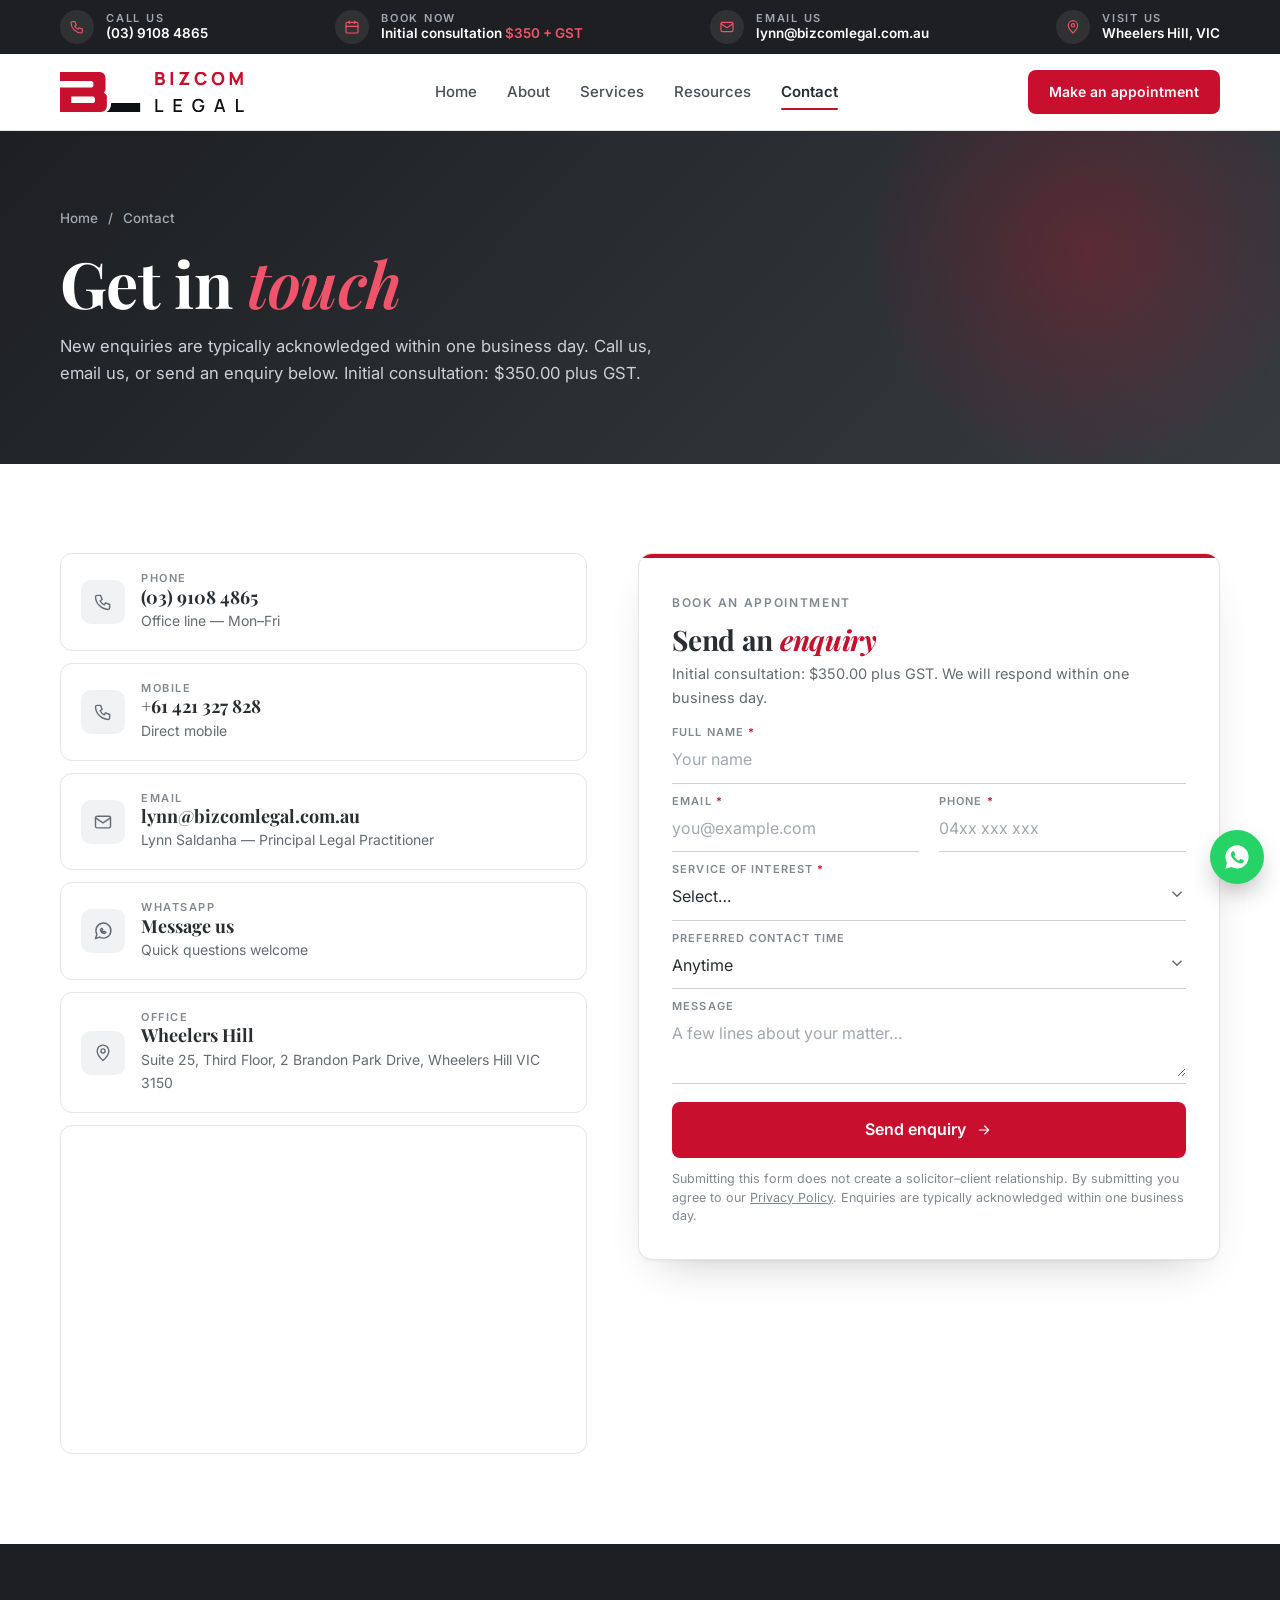
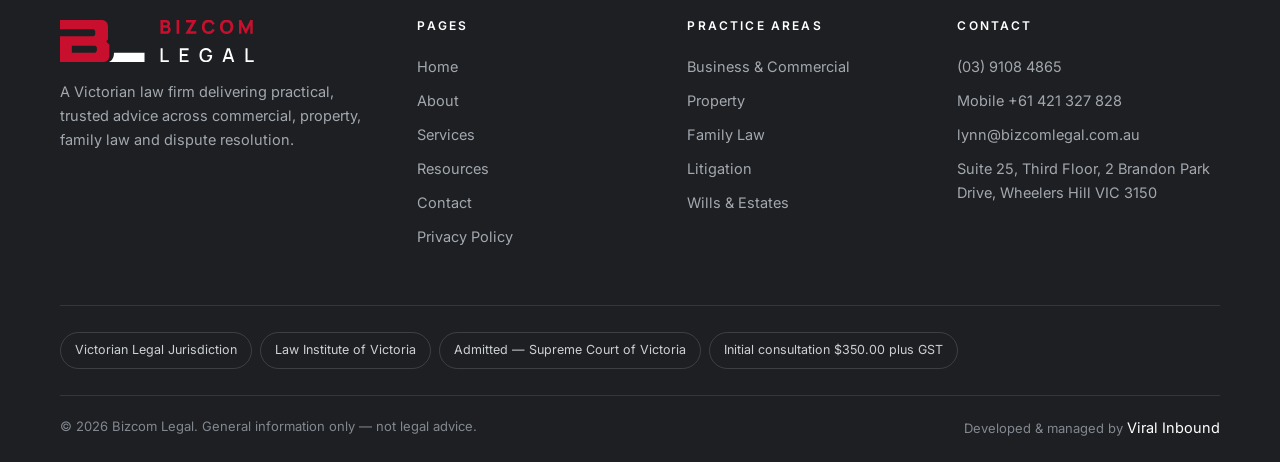
<file: contact.html>
<!doctype html>
<html lang="en-AU">
<head>
<meta charset="utf-8">
<meta name="viewport" content="width=device-width, initial-scale=1">
<title>Contact | Bizcom Legal</title>
<meta name="description" content="Contact Bizcom Legal — (03) 9108 4865, lynn@bizcomlegal.com.au. Initial consultation $350.00 plus GST.">
<meta name="theme-color" content="#2A2D31">
<link rel="icon" href="assets/brand/favicon.svg" type="image/svg+xml">
<link rel="preconnect" href="https://fonts.googleapis.com">
<link rel="preconnect" href="https://fonts.gstatic.com" crossorigin>
<link href="https://fonts.googleapis.com/css2?family=Inter:wght@400;500;600;700&family=Playfair+Display:ital,wght@0,600;0,700;1,600&display=swap" rel="stylesheet">
<link rel="stylesheet" href="styles.css?v=6.5">
</head>
<body>
<a class="skip" href="#main">Skip to content</a>
<div class="topbar"><div class="wrap topbar__in">
  <a class="tb" href="tel:+61391084865"><span class="tb__i"><svg viewBox="0 0 24 24" fill="none" stroke="currentColor" stroke-width="1.7" stroke-linecap="round" stroke-linejoin="round" aria-hidden="true"><path d="M5 4h4l2 5-2.5 1.5a11 11 0 0 0 5 5L15 13l5 2v4a2 2 0 0 1-2 2A16 16 0 0 1 3 6a2 2 0 0 1 2-2z"/></svg></span><span><small>Call us</small><b>(03) 9108 4865</b></span></a>
  <a class="tb tb--fee" href="#enquire"><span class="tb__i"><svg viewBox="0 0 24 24" fill="none" stroke="currentColor" stroke-width="1.7" stroke-linecap="round" stroke-linejoin="round" aria-hidden="true"><rect x="3" y="5" width="18" height="16" rx="2"/><path d="M16 3v4M8 3v4M3 11h18"/></svg></span><span><small>Book now</small><b>Initial consultation <span>$350 + GST</span></b></span></a>
  <a class="tb tb--mail" href="mailto:lynn@bizcomlegal.com.au"><span class="tb__i"><svg viewBox="0 0 24 24" fill="none" stroke="currentColor" stroke-width="1.7" stroke-linecap="round" stroke-linejoin="round" aria-hidden="true"><rect x="3" y="5" width="18" height="14" rx="2"/><path d="m3 7 9 6 9-6"/></svg></span><span><small>Email us</small><b>lynn@bizcomlegal.com.au</b></span></a>
  <a class="tb tb--visit" href="https://www.google.com/maps/search/?api=1&query=2%20Brandon%20Park%20Drive%2C%20Wheelers%20Hill%20VIC%203150" target="_blank" rel="noopener"><span class="tb__i"><svg viewBox="0 0 24 24" fill="none" stroke="currentColor" stroke-width="1.7" stroke-linecap="round" stroke-linejoin="round" aria-hidden="true"><path d="M12 21s7-6.2 7-11.5A7 7 0 0 0 5 9.5C5 14.8 12 21 12 21z"/><circle cx="12" cy="9.5" r="2.5"/></svg></span><span><small>Visit us</small><b>Wheelers Hill, VIC</b></span></a>
</div></div>
<header class="hd" data-hd>
  <div class="wrap hd__in">
    <a class="hd__logo" href="index.html" aria-label="Bizcom Legal — home"><img src="assets/brand/logo-horizontal.svg" alt="Bizcom Legal" width="160" height="40"></a>
    <nav class="hd__nav" aria-label="Primary"><a href="index.html">Home</a><a href="about.html">About</a><a href="services.html">Services</a><a href="resources.html">Resources</a><a href="contact.html" aria-current="page">Contact</a></nav>
    <div class="hd__cta"><a class="btn btn--red" href="#enquire">Make an appointment</a><button class="menu-btn" aria-label="Menu" aria-expanded="false" aria-controls="sheet" data-menu><i></i></button></div>
  </div>
</header>
<div class="sheet" id="sheet" aria-hidden="true">
  <a class="l" href="index.html">Home<small>01</small></a><a class="l" href="about.html">About<small>02</small></a><a class="l" href="services.html">Services<small>03</small></a><a class="l" href="resources.html">Resources<small>04</small></a><a class="l" href="contact.html">Contact<small>05</small></a>
  <div class="sheet__foot"><a class="btn btn--red btn--lg" href="#enquire">Book initial consultation <span class="nw btn__p">$350 + GST</span></a><a class="btn btn--ghost btn--lg" href="tel:+61391084865">Call (03) 9108 4865</a></div>
</div>
<main id="main">

<section class="phead">
  <div class="wrap">
    <div class="crumbs"><a href="index.html">Home</a><span>/</span><span>Contact</span></div>
    <h1>Get in <em>touch</em></h1>
    <p>New enquiries are typically acknowledged within one business day. Call us, email us, or send an enquiry below. Initial consultation: $350.00 plus GST.</p>
  </div>
</section>
<section class="sec">
  <div class="wrap cgrid">
    <div>
      <div class="ccards">
        <a class="cc rv" href="tel:+61391084865"><span class="cc__i"><svg viewBox="0 0 24 24" fill="none" stroke="currentColor" stroke-width="1.7" stroke-linecap="round" stroke-linejoin="round" aria-hidden="true"><path d="M5 4h4l2 5-2.5 1.5a11 11 0 0 0 5 5L15 13l5 2v4a2 2 0 0 1-2 2A16 16 0 0 1 3 6a2 2 0 0 1 2-2z"/></svg></span><span><small>Phone</small><b>(03) 9108 4865</b><span>Office line — Mon–Fri</span></span></a>
        <a class="cc rv" href="tel:+61421327828"><span class="cc__i"><svg viewBox="0 0 24 24" fill="none" stroke="currentColor" stroke-width="1.7" stroke-linecap="round" stroke-linejoin="round" aria-hidden="true"><path d="M5 4h4l2 5-2.5 1.5a11 11 0 0 0 5 5L15 13l5 2v4a2 2 0 0 1-2 2A16 16 0 0 1 3 6a2 2 0 0 1 2-2z"/></svg></span><span><small>Mobile</small><b>+61 421 327 828</b><span>Direct mobile</span></span></a>
        <a class="cc rv" href="mailto:lynn@bizcomlegal.com.au"><span class="cc__i"><svg viewBox="0 0 24 24" fill="none" stroke="currentColor" stroke-width="1.7" stroke-linecap="round" stroke-linejoin="round" aria-hidden="true"><rect x="3" y="5" width="18" height="14" rx="2"/><path d="m3 7 9 6 9-6"/></svg></span><span><small>Email</small><b>lynn@bizcomlegal.com.au</b><span>Lynn Saldanha — Principal Legal Practitioner</span></span></a>
        <a class="cc rv" href="https://wa.me/61414822108" target="_blank" rel="noopener"><span class="cc__i"><svg viewBox="0 0 24 24" fill="none" stroke="currentColor" stroke-width="1.7" stroke-linecap="round" stroke-linejoin="round" aria-hidden="true"><path d="M3 21l1.7-5A9 9 0 1 1 8 19.3z"/><path d="M9 10c0 3 2 5 5 5l1.5-1.5-2-1-1 .8a3 3 0 0 1-1.6-1.6l.8-1-1-2z"/></svg></span><span><small>WhatsApp</small><b>Message us</b><span>Quick questions welcome</span></span></a>
        <a class="cc rv" href="https://www.google.com/maps/search/?api=1&query=2%20Brandon%20Park%20Drive%2C%20Wheelers%20Hill%20VIC%203150" target="_blank" rel="noopener"><span class="cc__i"><svg viewBox="0 0 24 24" fill="none" stroke="currentColor" stroke-width="1.7" stroke-linecap="round" stroke-linejoin="round" aria-hidden="true"><path d="M12 21s7-6.2 7-11.5A7 7 0 0 0 5 9.5C5 14.8 12 21 12 21z"/><circle cx="12" cy="9.5" r="2.5"/></svg></span><span><small>Office</small><b>Wheelers Hill</b><span>Suite 25, Third Floor, 2 Brandon Park Drive, Wheelers Hill VIC 3150</span></span></a>
      </div>
      <div class="map rv"><iframe title="Bizcom Legal office — 2 Brandon Park Drive, Wheelers Hill VIC 3150" src="https://www.google.com/maps?q=2%20Brandon%20Park%20Drive%2C%20Wheelers%20Hill%20VIC%203150&output=embed" loading="lazy" referrerpolicy="no-referrer-when-downgrade"></iframe></div>
    </div>
    
<div class="fcard rv" id="">
  <span class="fcard__k">Book an appointment</span>
  <h3>Send an <em>enquiry</em></h3>
  <p class="fcard__p">Initial consultation: $350.00 plus GST. We will respond within one business day.</p>
  <form data-form novalidate aria-label="Enquiry form">
    <div class="fgrid">
      <div class="f f--full"><label for="c-name">Full name <span class="req">*</span></label><input id="c-name" name="name" autocomplete="name" required placeholder="Your name"><span class="f__err"></span></div>
      <div class="f"><label for="c-email">Email <span class="req">*</span></label><input id="c-email" name="email" type="email" autocomplete="email" required placeholder="you@example.com"><span class="f__err"></span></div>
      <div class="f"><label for="c-phone">Phone <span class="req">*</span></label><input id="c-phone" name="phone" type="tel" autocomplete="tel" required placeholder="04xx xxx xxx"><span class="f__err"></span></div>
      <div class="f f--full"><label for="c-area">Service of interest <span class="req">*</span></label><select id="c-area" name="area" required><option value="">Select…</option><option>Business &amp; Commercial</option><option>Property</option><option>Family Law</option><option>Litigation</option><option>Wills &amp; Estates</option><option>Other</option></select><span class="f__err"></span></div>
      <div class="f f--full"><label for="c-time">Preferred contact time</label><select id="c-time" name="time"><option>Anytime</option><option>Morning (9am–12pm)</option><option>Afternoon (12pm–5pm)</option><option>Evening (5pm–7pm)</option></select></div>
      <div class="f f--full"><label for="c-msg">Message</label><textarea id="c-msg" name="message" placeholder="A few lines about your matter…"></textarea></div>
    </div>
    <input type="text" name="_honey" tabindex="-1" autocomplete="off" aria-hidden="true" style="position:absolute;left:-9999px;opacity:0">
    <p class="form__status" data-status role="alert"></p>
    <div class="fcard__foot">
      <button class="btn btn--red btn--lg" type="submit">Send enquiry <svg viewBox="0 0 24 24" fill="none" stroke="currentColor" stroke-width="1.7" stroke-linecap="round" stroke-linejoin="round" aria-hidden="true"><path d="M5 12h14M13 6l6 6-6 6"/></svg></button>
      <p class="fcard__note">Submitting this form does not create a solicitor–client relationship. By submitting you agree to our <a href="privacy.html">Privacy Policy</a>. Enquiries are typically acknowledged within one business day.</p>
    </div>
  </form>
  <div class="form__ok" role="status" aria-live="polite"><span class="eyebrow">Received</span><h4>Thank you — your enquiry has been received.</h4><p>A member of the Bizcom Legal team will respond within one business day.</p></div>
</div>
  </div>
</section>
</main>
<footer class="ft">
  <div class="wrap">
    <div class="ft__cols">
      <div><img src="assets/brand/logo-horizontal-reverse.svg" alt="Bizcom Legal" width="160" height="42"><p>A Victorian law firm delivering practical, trusted advice across commercial, property, family law and dispute resolution.</p></div>
      <div><h4>Pages</h4><a href="index.html">Home</a><a href="about.html">About</a><a href="services.html">Services</a><a href="resources.html">Resources</a><a href="contact.html">Contact</a><a href="privacy.html">Privacy Policy</a></div>
      <div><h4>Practice areas</h4><a href="services.html#commercial">Business &amp; Commercial</a><a href="services.html#property">Property</a><a href="services.html#family-law">Family Law</a><a href="services.html#litigation">Litigation</a><a href="services.html#wills-estates">Wills &amp; Estates</a></div>
      <div><h4>Contact</h4><a href="tel:+61391084865">(03) 9108 4865</a><a href="tel:+61421327828">Mobile +61 421 327 828</a><a href="mailto:lynn@bizcomlegal.com.au">lynn@bizcomlegal.com.au</a><address>Suite 25, Third Floor, 2 Brandon Park Drive, Wheelers Hill VIC 3150</address></div>
    </div>
    <div class="ft__auth"><span>Victorian Legal Jurisdiction</span><span>Law Institute of Victoria</span><span>Admitted — Supreme Court of Victoria</span><span>Initial consultation $350.00 plus GST</span></div>
    <div class="ft__base"><span>© <span data-year>2026</span> Bizcom Legal. General information only — not legal advice.</span><span>Developed &amp; managed by <a href="https://viralinbound.com" target="_blank" rel="noopener">Viral Inbound</a></span></div>
  </div>
</footer>
<a class="wa" href="https://wa.me/61414822108" target="_blank" rel="noopener" aria-label="Message Bizcom Legal on WhatsApp"><svg viewBox="0 0 24 24" aria-hidden="true"><path d="M12.04 2c-5.46 0-9.91 4.45-9.91 9.91 0 1.75.46 3.45 1.32 4.95L2 22l5.25-1.38a9.9 9.9 0 0 0 4.79 1.22c5.46 0 9.91-4.45 9.91-9.91S17.5 2 12.04 2zm5.8 14.06c-.24.68-1.42 1.3-1.95 1.35-.5.05-.97.23-3.28-.68-2.78-1.1-4.55-3.95-4.69-4.13-.14-.18-1.12-1.49-1.12-2.85 0-1.35.71-2.02.96-2.29.25-.27.55-.34.73-.34l.52.01c.17 0 .39-.06.61.47.24.55.8 1.92.87 2.06.07.14.12.3.02.48-.09.18-.14.3-.27.46l-.41.48c-.14.14-.28.29-.12.56.16.27.71 1.17 1.52 1.9 1.05.93 1.93 1.22 2.2 1.36.27.14.43.11.59-.07.16-.18.68-.79.86-1.07.18-.27.36-.23.61-.14.25.09 1.59.75 1.86.89.27.14.45.2.52.32.06.11.06.66-.18 1.33z"/></svg></a>
<script src="script.js?v=6.5" defer></script>
</body>
</html>
</file>
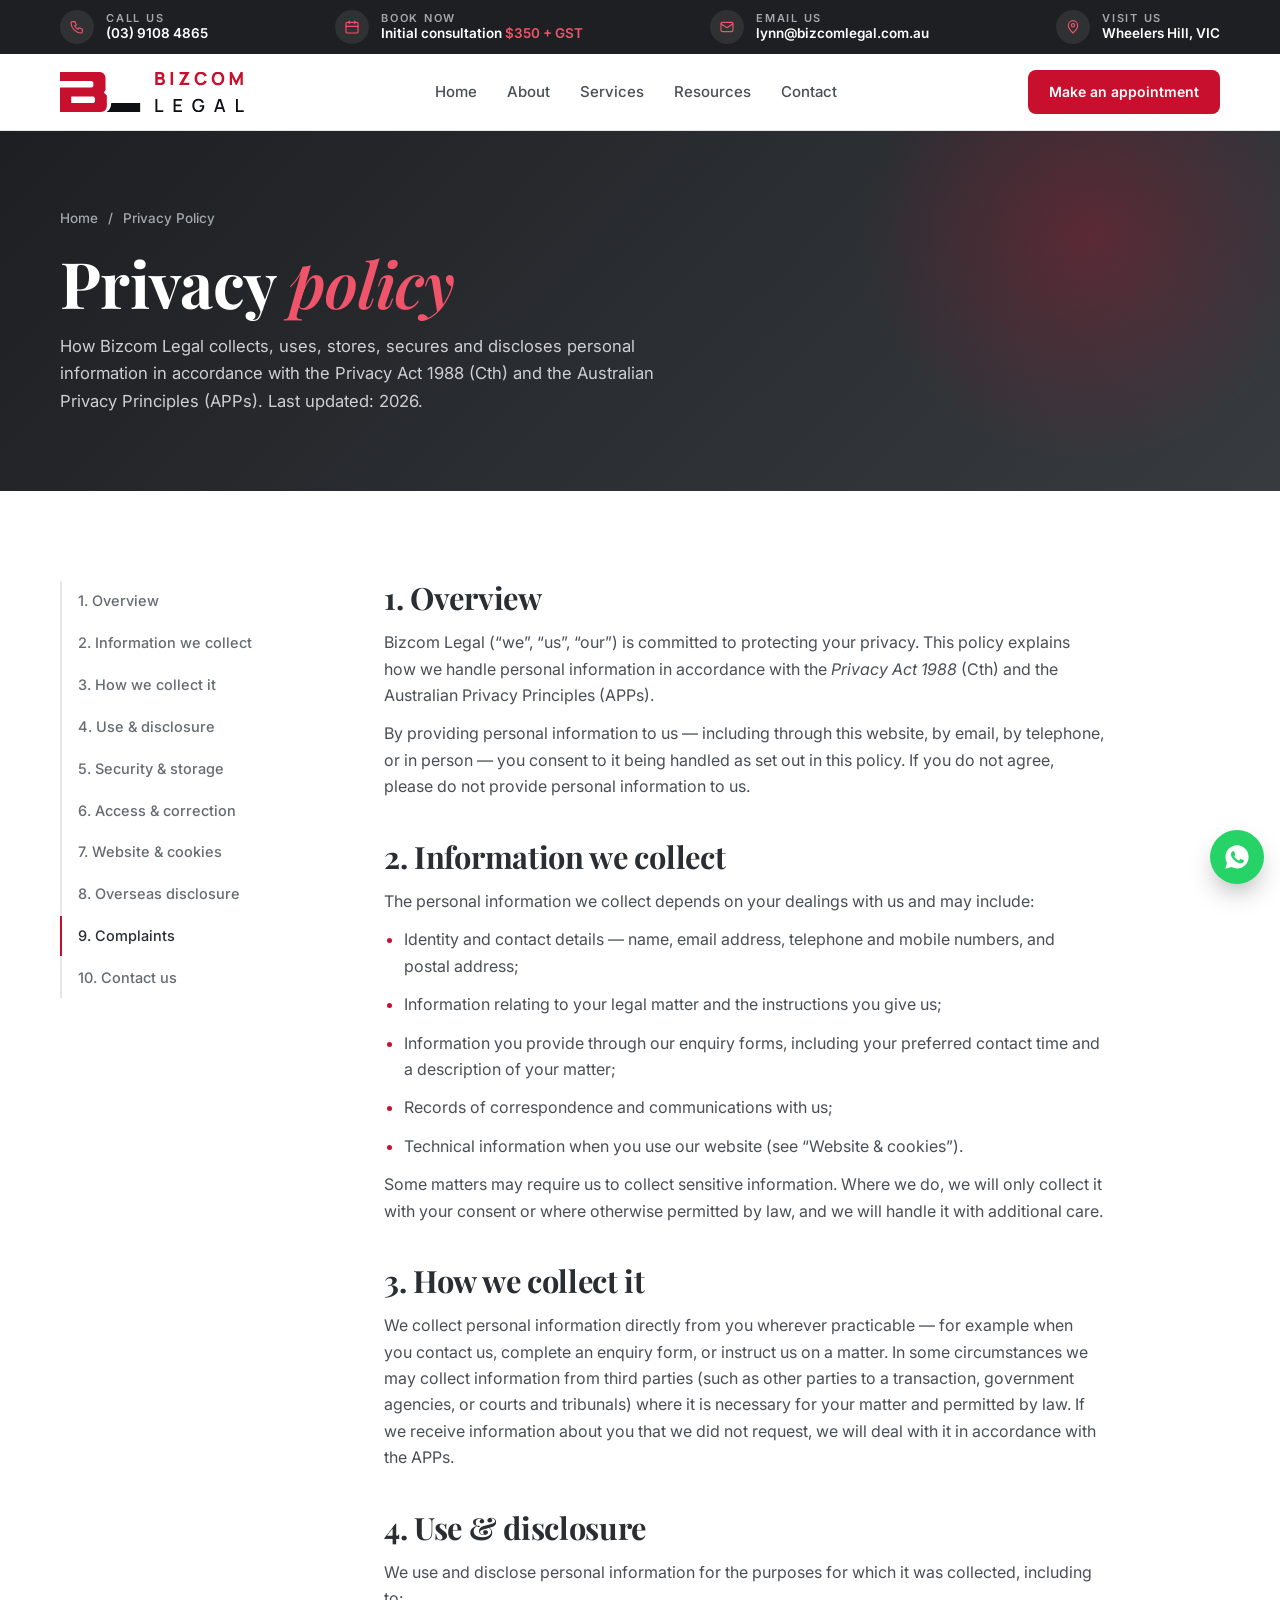
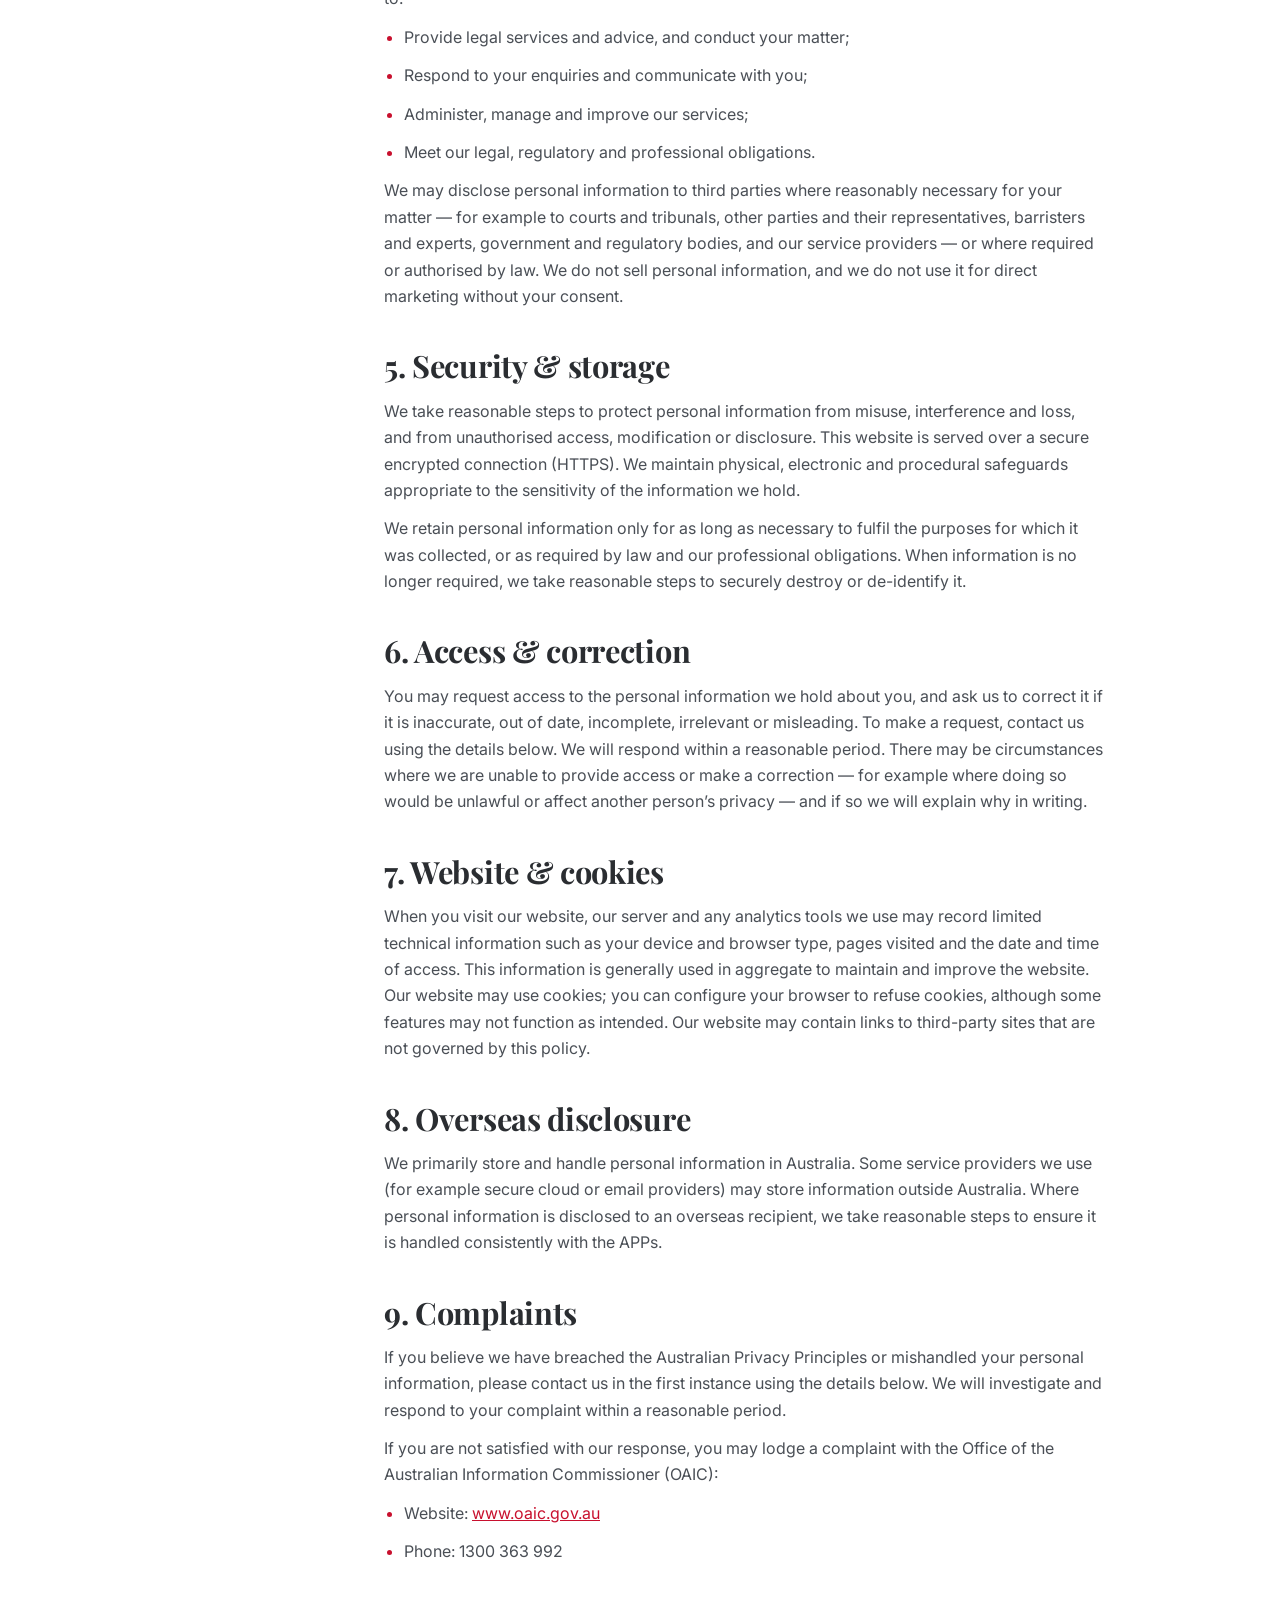
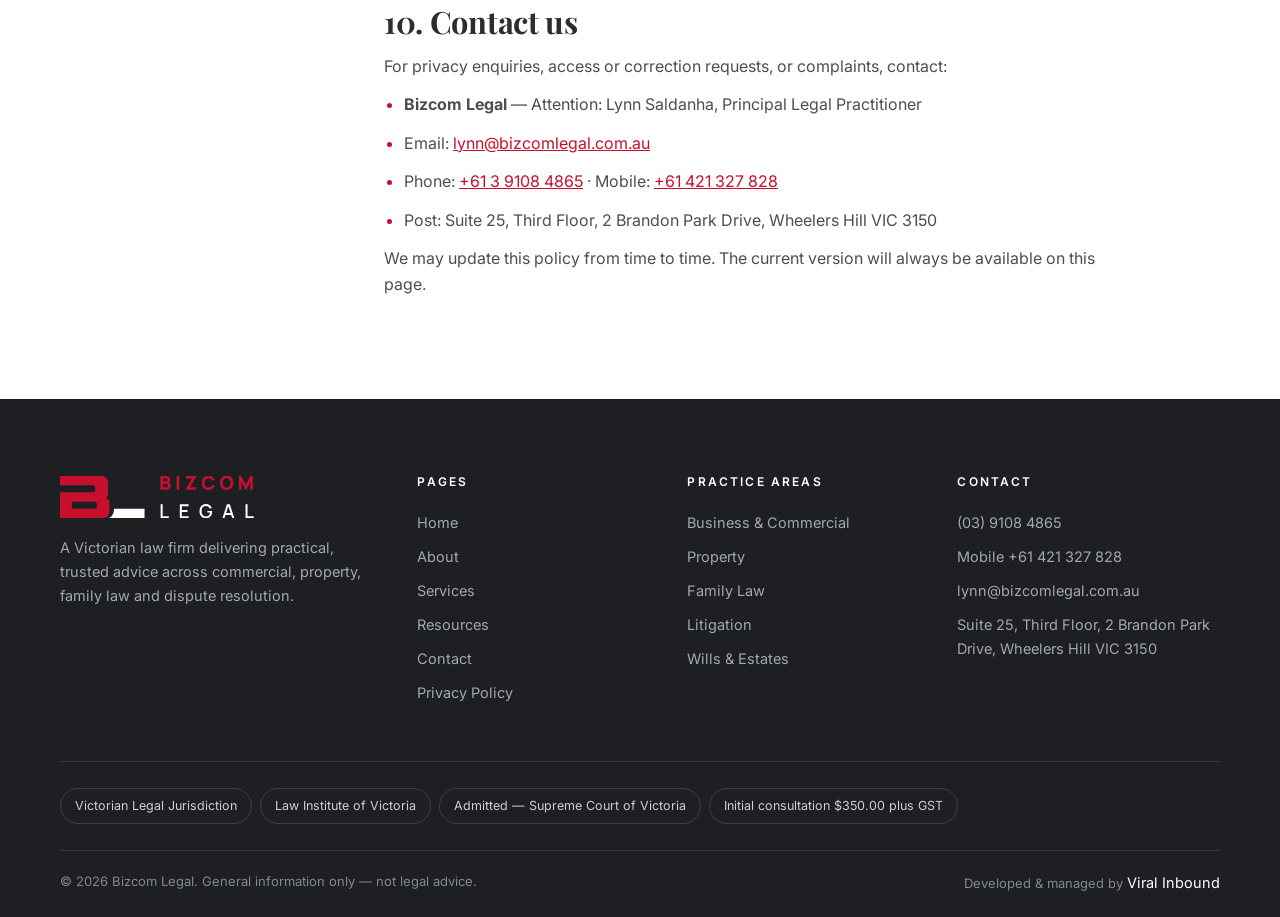
<file: privacy.html>
<!doctype html>
<html lang="en-AU">
<head>
<meta charset="utf-8">
<meta name="viewport" content="width=device-width, initial-scale=1">
<title>Privacy Policy | Bizcom Legal</title>
<meta name="description" content="How Bizcom Legal handles personal information under the Privacy Act 1988 (Cth) and the APPs.">
<meta name="theme-color" content="#2A2D31">
<link rel="icon" href="assets/brand/favicon.svg" type="image/svg+xml">
<link rel="preconnect" href="https://fonts.googleapis.com">
<link rel="preconnect" href="https://fonts.gstatic.com" crossorigin>
<link href="https://fonts.googleapis.com/css2?family=Inter:wght@400;500;600;700&family=Playfair+Display:ital,wght@0,600;0,700;1,600&display=swap" rel="stylesheet">
<link rel="stylesheet" href="styles.css?v=6.5">
</head>
<body>
<a class="skip" href="#main">Skip to content</a>
<div class="topbar"><div class="wrap topbar__in">
  <a class="tb" href="tel:+61391084865"><span class="tb__i"><svg viewBox="0 0 24 24" fill="none" stroke="currentColor" stroke-width="1.7" stroke-linecap="round" stroke-linejoin="round" aria-hidden="true"><path d="M5 4h4l2 5-2.5 1.5a11 11 0 0 0 5 5L15 13l5 2v4a2 2 0 0 1-2 2A16 16 0 0 1 3 6a2 2 0 0 1 2-2z"/></svg></span><span><small>Call us</small><b>(03) 9108 4865</b></span></a>
  <a class="tb tb--fee" href="contact.html#enquire"><span class="tb__i"><svg viewBox="0 0 24 24" fill="none" stroke="currentColor" stroke-width="1.7" stroke-linecap="round" stroke-linejoin="round" aria-hidden="true"><rect x="3" y="5" width="18" height="16" rx="2"/><path d="M16 3v4M8 3v4M3 11h18"/></svg></span><span><small>Book now</small><b>Initial consultation <span>$350 + GST</span></b></span></a>
  <a class="tb tb--mail" href="mailto:lynn@bizcomlegal.com.au"><span class="tb__i"><svg viewBox="0 0 24 24" fill="none" stroke="currentColor" stroke-width="1.7" stroke-linecap="round" stroke-linejoin="round" aria-hidden="true"><rect x="3" y="5" width="18" height="14" rx="2"/><path d="m3 7 9 6 9-6"/></svg></span><span><small>Email us</small><b>lynn@bizcomlegal.com.au</b></span></a>
  <a class="tb tb--visit" href="https://www.google.com/maps/search/?api=1&query=2%20Brandon%20Park%20Drive%2C%20Wheelers%20Hill%20VIC%203150" target="_blank" rel="noopener"><span class="tb__i"><svg viewBox="0 0 24 24" fill="none" stroke="currentColor" stroke-width="1.7" stroke-linecap="round" stroke-linejoin="round" aria-hidden="true"><path d="M12 21s7-6.2 7-11.5A7 7 0 0 0 5 9.5C5 14.8 12 21 12 21z"/><circle cx="12" cy="9.5" r="2.5"/></svg></span><span><small>Visit us</small><b>Wheelers Hill, VIC</b></span></a>
</div></div>
<header class="hd" data-hd>
  <div class="wrap hd__in">
    <a class="hd__logo" href="index.html" aria-label="Bizcom Legal — home"><img src="assets/brand/logo-horizontal.svg" alt="Bizcom Legal" width="160" height="40"></a>
    <nav class="hd__nav" aria-label="Primary"><a href="index.html">Home</a><a href="about.html">About</a><a href="services.html">Services</a><a href="resources.html">Resources</a><a href="contact.html">Contact</a></nav>
    <div class="hd__cta"><a class="btn btn--red" href="contact.html#enquire">Make an appointment</a><button class="menu-btn" aria-label="Menu" aria-expanded="false" aria-controls="sheet" data-menu><i></i></button></div>
  </div>
</header>
<div class="sheet" id="sheet" aria-hidden="true">
  <a class="l" href="index.html">Home<small>01</small></a><a class="l" href="about.html">About<small>02</small></a><a class="l" href="services.html">Services<small>03</small></a><a class="l" href="resources.html">Resources<small>04</small></a><a class="l" href="contact.html">Contact<small>05</small></a>
  <div class="sheet__foot"><a class="btn btn--red btn--lg" href="contact.html#enquire">Book initial consultation <span class="nw btn__p">$350 + GST</span></a><a class="btn btn--ghost btn--lg" href="tel:+61391084865">Call (03) 9108 4865</a></div>
</div>
<main id="main">

<section class="phead">
  <div class="wrap">
    <div class="crumbs"><a href="index.html">Home</a><span>/</span><span>Privacy Policy</span></div>
    <h1>Privacy <em>policy</em></h1>
    <p>How Bizcom Legal collects, uses, stores, secures and discloses personal information in accordance with the Privacy Act 1988 (Cth) and the Australian Privacy Principles (APPs). Last updated: 2026.</p>
  </div>
</section>
<section class="sec"><div class="wrap legal"><nav class="toc" data-toc aria-label="On this page"><a href="#intro">1. Overview</a><a href="#collect">2. Information we collect</a><a href="#how">3. How we collect it</a><a href="#use">4. Use &amp; disclosure</a><a href="#security">5. Security &amp; storage</a><a href="#access">6. Access &amp; correction</a><a href="#cookies">7. Website &amp; cookies</a><a href="#overseas">8. Overseas disclosure</a><a href="#complaints">9. Complaints</a><a href="#contact">10. Contact us</a></nav><div class="prose">
        <section id="intro">
          <h2>1. Overview</h2>
          <p>Bizcom Legal (&ldquo;we&rdquo;, &ldquo;us&rdquo;, &ldquo;our&rdquo;) is committed to protecting your privacy. This policy explains how we handle personal information in accordance with the <em>Privacy Act 1988</em> (Cth) and the Australian Privacy Principles (APPs).</p>
          <p>By providing personal information to us — including through this website, by email, by telephone, or in person — you consent to it being handled as set out in this policy. If you do not agree, please do not provide personal information to us.</p>
        </section>

        <section id="collect">
          <h2>2. Information we collect</h2>
          <p>The personal information we collect depends on your dealings with us and may include:</p>
          <ul>
            <li>Identity and contact details — name, email address, telephone and mobile numbers, and postal address;</li>
            <li>Information relating to your legal matter and the instructions you give us;</li>
            <li>Information you provide through our enquiry forms, including your preferred contact time and a description of your matter;</li>
            <li>Records of correspondence and communications with us;</li>
            <li>Technical information when you use our website (see &ldquo;Website &amp; cookies&rdquo;).</li>
          </ul>
          <p>Some matters may require us to collect sensitive information. Where we do, we will only collect it with your consent or where otherwise permitted by law, and we will handle it with additional care.</p>
        </section>

        <section id="how">
          <h2>3. How we collect it</h2>
          <p>We collect personal information directly from you wherever practicable — for example when you contact us, complete an enquiry form, or instruct us on a matter. In some circumstances we may collect information from third parties (such as other parties to a transaction, government agencies, or courts and tribunals) where it is necessary for your matter and permitted by law. If we receive information about you that we did not request, we will deal with it in accordance with the APPs.</p>
        </section>

        <section id="use">
          <h2>4. Use &amp; disclosure</h2>
          <p>We use and disclose personal information for the purposes for which it was collected, including to:</p>
          <ul>
            <li>Provide legal services and advice, and conduct your matter;</li>
            <li>Respond to your enquiries and communicate with you;</li>
            <li>Administer, manage and improve our services;</li>
            <li>Meet our legal, regulatory and professional obligations.</li>
          </ul>
          <p>We may disclose personal information to third parties where reasonably necessary for your matter — for example to courts and tribunals, other parties and their representatives, barristers and experts, government and regulatory bodies, and our service providers — or where required or authorised by law. We do not sell personal information, and we do not use it for direct marketing without your consent.</p>
        </section>

        <section id="security">
          <h2>5. Security &amp; storage</h2>
          <p>We take reasonable steps to protect personal information from misuse, interference and loss, and from unauthorised access, modification or disclosure. This website is served over a secure encrypted connection (HTTPS). We maintain physical, electronic and procedural safeguards appropriate to the sensitivity of the information we hold.</p>
          <p>We retain personal information only for as long as necessary to fulfil the purposes for which it was collected, or as required by law and our professional obligations. When information is no longer required, we take reasonable steps to securely destroy or de-identify it.</p>
        </section>

        <section id="access">
          <h2>6. Access &amp; correction</h2>
          <p>You may request access to the personal information we hold about you, and ask us to correct it if it is inaccurate, out of date, incomplete, irrelevant or misleading. To make a request, contact us using the details below. We will respond within a reasonable period. There may be circumstances where we are unable to provide access or make a correction — for example where doing so would be unlawful or affect another person&rsquo;s privacy — and if so we will explain why in writing.</p>
        </section>

        <section id="cookies">
          <h2>7. Website &amp; cookies</h2>
          <p>When you visit our website, our server and any analytics tools we use may record limited technical information such as your device and browser type, pages visited and the date and time of access. This information is generally used in aggregate to maintain and improve the website. Our website may use cookies; you can configure your browser to refuse cookies, although some features may not function as intended. Our website may contain links to third-party sites that are not governed by this policy.</p>
        </section>

        <section id="overseas">
          <h2>8. Overseas disclosure</h2>
          <p>We primarily store and handle personal information in Australia. Some service providers we use (for example secure cloud or email providers) may store information outside Australia. Where personal information is disclosed to an overseas recipient, we take reasonable steps to ensure it is handled consistently with the APPs.</p>
        </section>

        <section id="complaints">
          <h2>9. Complaints</h2>
          <p>If you believe we have breached the Australian Privacy Principles or mishandled your personal information, please contact us in the first instance using the details below. We will investigate and respond to your complaint within a reasonable period.</p>
          <p>If you are not satisfied with our response, you may lodge a complaint with the Office of the Australian Information Commissioner (OAIC):</p>
          <ul>
            <li>Website: <a href="https://www.oaic.gov.au" target="_blank" rel="noopener">www.oaic.gov.au</a></li>
            <li>Phone: 1300 363 992</li>
          </ul>
        </section>

        <section id="contact">
          <h2>10. Contact us</h2>
          <p>For privacy enquiries, access or correction requests, or complaints, contact:</p>
          <ul>
            <li><strong>Bizcom Legal</strong> — Attention: Lynn Saldanha, Principal Legal Practitioner</li>
            <li>Email: <a href="mailto:lynn@bizcomlegal.com.au">lynn@bizcomlegal.com.au</a></li>
            <li>Phone: <a href="tel:+61391084865">+61 3 9108 4865</a> · Mobile: <a href="tel:+61421327828">+61 421 327 828</a></li>
            <li>Post: Suite 25, Third Floor, 2 Brandon Park Drive, Wheelers Hill VIC 3150</li>
          </ul>
          <p>We may update this policy from time to time. The current version will always be available on this page.</p>
        </section>
</div></div></section>
</main>
<footer class="ft">
  <div class="wrap">
    <div class="ft__cols">
      <div><img src="assets/brand/logo-horizontal-reverse.svg" alt="Bizcom Legal" width="160" height="42"><p>A Victorian law firm delivering practical, trusted advice across commercial, property, family law and dispute resolution.</p></div>
      <div><h4>Pages</h4><a href="index.html">Home</a><a href="about.html">About</a><a href="services.html">Services</a><a href="resources.html">Resources</a><a href="contact.html">Contact</a><a href="privacy.html">Privacy Policy</a></div>
      <div><h4>Practice areas</h4><a href="services.html#commercial">Business &amp; Commercial</a><a href="services.html#property">Property</a><a href="services.html#family-law">Family Law</a><a href="services.html#litigation">Litigation</a><a href="services.html#wills-estates">Wills &amp; Estates</a></div>
      <div><h4>Contact</h4><a href="tel:+61391084865">(03) 9108 4865</a><a href="tel:+61421327828">Mobile +61 421 327 828</a><a href="mailto:lynn@bizcomlegal.com.au">lynn@bizcomlegal.com.au</a><address>Suite 25, Third Floor, 2 Brandon Park Drive, Wheelers Hill VIC 3150</address></div>
    </div>
    <div class="ft__auth"><span>Victorian Legal Jurisdiction</span><span>Law Institute of Victoria</span><span>Admitted — Supreme Court of Victoria</span><span>Initial consultation $350.00 plus GST</span></div>
    <div class="ft__base"><span>© <span data-year>2026</span> Bizcom Legal. General information only — not legal advice.</span><span>Developed &amp; managed by <a href="https://viralinbound.com" target="_blank" rel="noopener">Viral Inbound</a></span></div>
  </div>
</footer>
<a class="wa" href="https://wa.me/61414822108" target="_blank" rel="noopener" aria-label="Message Bizcom Legal on WhatsApp"><svg viewBox="0 0 24 24" aria-hidden="true"><path d="M12.04 2c-5.46 0-9.91 4.45-9.91 9.91 0 1.75.46 3.45 1.32 4.95L2 22l5.25-1.38a9.9 9.9 0 0 0 4.79 1.22c5.46 0 9.91-4.45 9.91-9.91S17.5 2 12.04 2zm5.8 14.06c-.24.68-1.42 1.3-1.95 1.35-.5.05-.97.23-3.28-.68-2.78-1.1-4.55-3.95-4.69-4.13-.14-.18-1.12-1.49-1.12-2.85 0-1.35.71-2.02.96-2.29.25-.27.55-.34.73-.34l.52.01c.17 0 .39-.06.61.47.24.55.8 1.92.87 2.06.07.14.12.3.02.48-.09.18-.14.3-.27.46l-.41.48c-.14.14-.28.29-.12.56.16.27.71 1.17 1.52 1.9 1.05.93 1.93 1.22 2.2 1.36.27.14.43.11.59-.07.16-.18.68-.79.86-1.07.18-.27.36-.23.61-.14.25.09 1.59.75 1.86.89.27.14.45.2.52.32.06.11.06.66-.18 1.33z"/></svg></a>
<script src="script.js?v=6.5" defer></script>
</body>
</html>
</file>
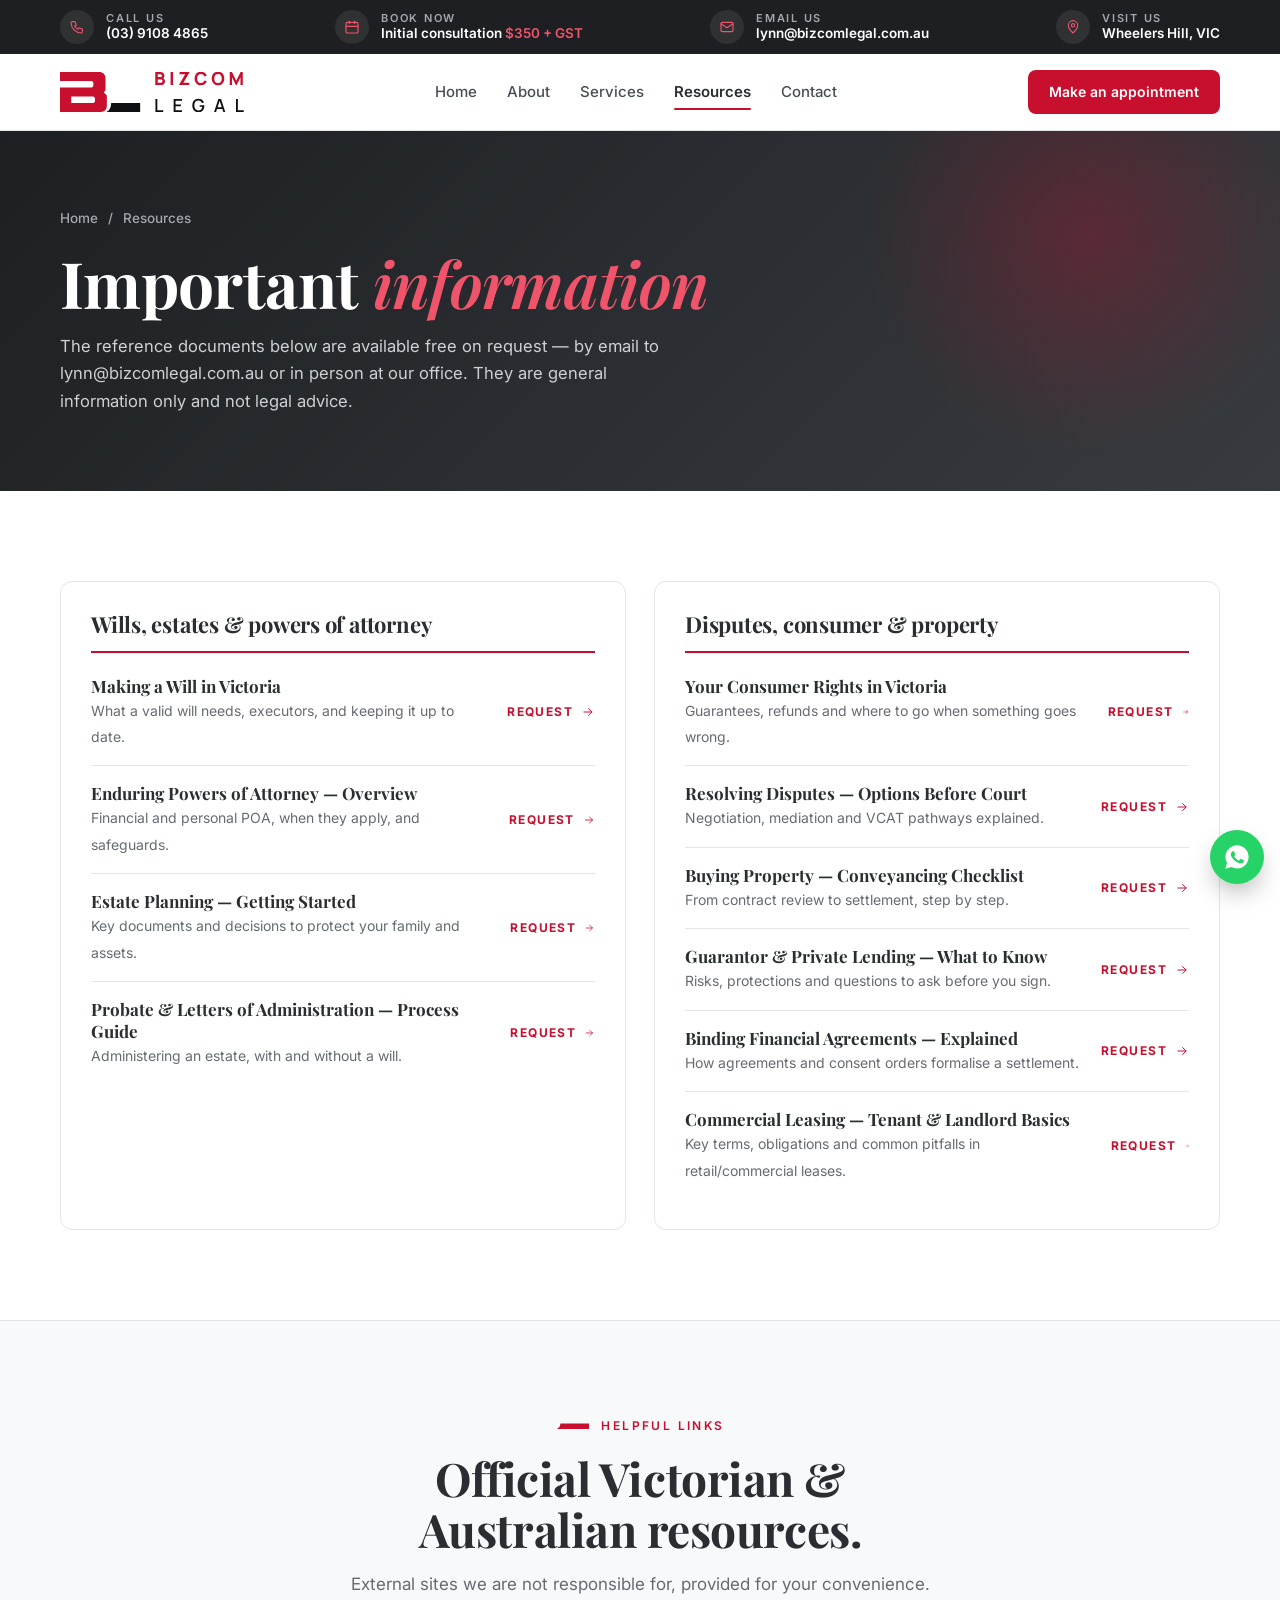
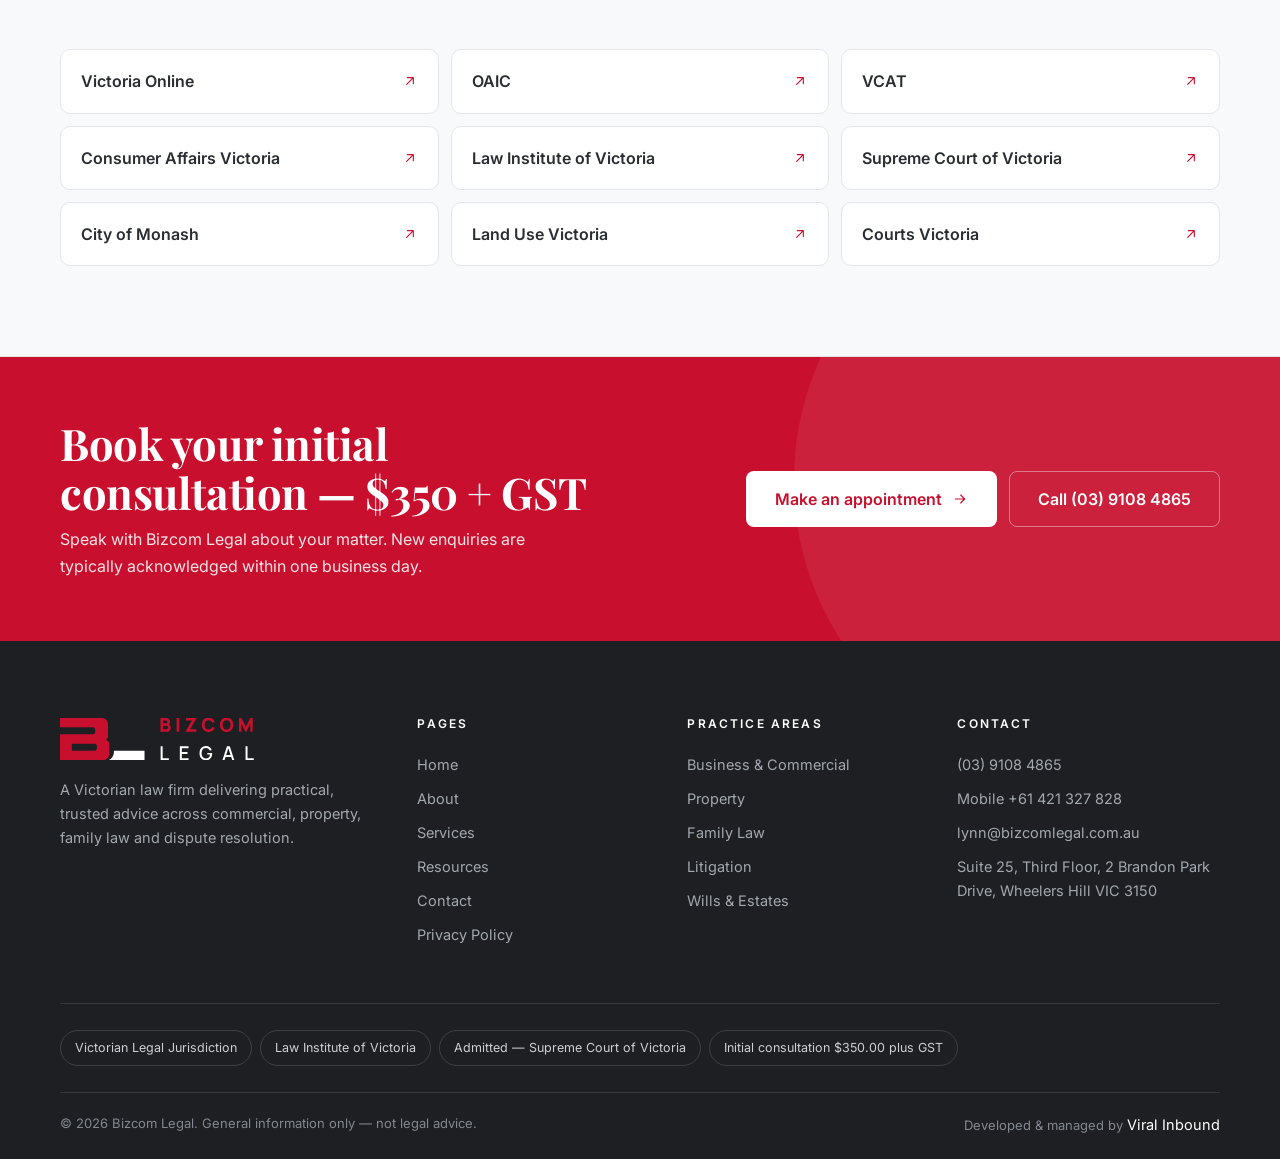
<file: resources.html>
<!doctype html>
<html lang="en-AU">
<head>
<meta charset="utf-8">
<meta name="viewport" content="width=device-width, initial-scale=1">
<title>Resources | Bizcom Legal</title>
<meta name="description" content="Free reference documents on request and helpful official Victorian and Australian links.">
<meta name="theme-color" content="#2A2D31">
<link rel="icon" href="assets/brand/favicon.svg" type="image/svg+xml">
<link rel="preconnect" href="https://fonts.googleapis.com">
<link rel="preconnect" href="https://fonts.gstatic.com" crossorigin>
<link href="https://fonts.googleapis.com/css2?family=Inter:wght@400;500;600;700&family=Playfair+Display:ital,wght@0,600;0,700;1,600&display=swap" rel="stylesheet">
<link rel="stylesheet" href="styles.css?v=6.5">
</head>
<body>
<a class="skip" href="#main">Skip to content</a>
<div class="topbar"><div class="wrap topbar__in">
  <a class="tb" href="tel:+61391084865"><span class="tb__i"><svg viewBox="0 0 24 24" fill="none" stroke="currentColor" stroke-width="1.7" stroke-linecap="round" stroke-linejoin="round" aria-hidden="true"><path d="M5 4h4l2 5-2.5 1.5a11 11 0 0 0 5 5L15 13l5 2v4a2 2 0 0 1-2 2A16 16 0 0 1 3 6a2 2 0 0 1 2-2z"/></svg></span><span><small>Call us</small><b>(03) 9108 4865</b></span></a>
  <a class="tb tb--fee" href="contact.html#enquire"><span class="tb__i"><svg viewBox="0 0 24 24" fill="none" stroke="currentColor" stroke-width="1.7" stroke-linecap="round" stroke-linejoin="round" aria-hidden="true"><rect x="3" y="5" width="18" height="16" rx="2"/><path d="M16 3v4M8 3v4M3 11h18"/></svg></span><span><small>Book now</small><b>Initial consultation <span>$350 + GST</span></b></span></a>
  <a class="tb tb--mail" href="mailto:lynn@bizcomlegal.com.au"><span class="tb__i"><svg viewBox="0 0 24 24" fill="none" stroke="currentColor" stroke-width="1.7" stroke-linecap="round" stroke-linejoin="round" aria-hidden="true"><rect x="3" y="5" width="18" height="14" rx="2"/><path d="m3 7 9 6 9-6"/></svg></span><span><small>Email us</small><b>lynn@bizcomlegal.com.au</b></span></a>
  <a class="tb tb--visit" href="https://www.google.com/maps/search/?api=1&query=2%20Brandon%20Park%20Drive%2C%20Wheelers%20Hill%20VIC%203150" target="_blank" rel="noopener"><span class="tb__i"><svg viewBox="0 0 24 24" fill="none" stroke="currentColor" stroke-width="1.7" stroke-linecap="round" stroke-linejoin="round" aria-hidden="true"><path d="M12 21s7-6.2 7-11.5A7 7 0 0 0 5 9.5C5 14.8 12 21 12 21z"/><circle cx="12" cy="9.5" r="2.5"/></svg></span><span><small>Visit us</small><b>Wheelers Hill, VIC</b></span></a>
</div></div>
<header class="hd" data-hd>
  <div class="wrap hd__in">
    <a class="hd__logo" href="index.html" aria-label="Bizcom Legal — home"><img src="assets/brand/logo-horizontal.svg" alt="Bizcom Legal" width="160" height="40"></a>
    <nav class="hd__nav" aria-label="Primary"><a href="index.html">Home</a><a href="about.html">About</a><a href="services.html">Services</a><a href="resources.html" aria-current="page">Resources</a><a href="contact.html">Contact</a></nav>
    <div class="hd__cta"><a class="btn btn--red" href="contact.html#enquire">Make an appointment</a><button class="menu-btn" aria-label="Menu" aria-expanded="false" aria-controls="sheet" data-menu><i></i></button></div>
  </div>
</header>
<div class="sheet" id="sheet" aria-hidden="true">
  <a class="l" href="index.html">Home<small>01</small></a><a class="l" href="about.html">About<small>02</small></a><a class="l" href="services.html">Services<small>03</small></a><a class="l" href="resources.html">Resources<small>04</small></a><a class="l" href="contact.html">Contact<small>05</small></a>
  <div class="sheet__foot"><a class="btn btn--red btn--lg" href="contact.html#enquire">Book initial consultation <span class="nw btn__p">$350 + GST</span></a><a class="btn btn--ghost btn--lg" href="tel:+61391084865">Call (03) 9108 4865</a></div>
</div>
<main id="main">

<section class="phead">
  <div class="wrap">
    <div class="crumbs"><a href="index.html">Home</a><span>/</span><span>Resources</span></div>
    <h1>Important <em>information</em></h1>
    <p>The reference documents below are available free on request — by email to lynn@bizcomlegal.com.au or in person at our office. They are general information only and not legal advice.</p>
  </div>
</section>
<section class="sec">
  <div class="wrap">
    <div class="docs"><div class="docgrp rv"><h3>Wills, estates &amp; powers of attorney</h3><div class="doc"><div><b>Making a Will in Victoria</b><span>What a valid will needs, executors, and keeping it up to date.</span></div><a class="tlink tlink--red" href="mailto:lynn@bizcomlegal.com.au?subject=Document%20request%3A%20Making%20a%20Will%20in%20Victoria">Request <svg viewBox="0 0 24 24" fill="none" stroke="currentColor" stroke-width="1.7" stroke-linecap="round" stroke-linejoin="round" aria-hidden="true"><path d="M5 12h14M13 6l6 6-6 6"/></svg></a></div><div class="doc"><div><b>Enduring Powers of Attorney — Overview</b><span>Financial and personal POA, when they apply, and safeguards.</span></div><a class="tlink tlink--red" href="mailto:lynn@bizcomlegal.com.au?subject=Document%20request%3A%20Enduring%20Powers%20of%20Attorney%20%E2%80%94%20Overview">Request <svg viewBox="0 0 24 24" fill="none" stroke="currentColor" stroke-width="1.7" stroke-linecap="round" stroke-linejoin="round" aria-hidden="true"><path d="M5 12h14M13 6l6 6-6 6"/></svg></a></div><div class="doc"><div><b>Estate Planning — Getting Started</b><span>Key documents and decisions to protect your family and assets.</span></div><a class="tlink tlink--red" href="mailto:lynn@bizcomlegal.com.au?subject=Document%20request%3A%20Estate%20Planning%20%E2%80%94%20Getting%20Started">Request <svg viewBox="0 0 24 24" fill="none" stroke="currentColor" stroke-width="1.7" stroke-linecap="round" stroke-linejoin="round" aria-hidden="true"><path d="M5 12h14M13 6l6 6-6 6"/></svg></a></div><div class="doc"><div><b>Probate &amp; Letters of Administration — Process Guide</b><span>Administering an estate, with and without a will.</span></div><a class="tlink tlink--red" href="mailto:lynn@bizcomlegal.com.au?subject=Document%20request%3A%20Probate%20%26%20Letters%20of%20Administration%20%E2%80%94%20Process%20Guide">Request <svg viewBox="0 0 24 24" fill="none" stroke="currentColor" stroke-width="1.7" stroke-linecap="round" stroke-linejoin="round" aria-hidden="true"><path d="M5 12h14M13 6l6 6-6 6"/></svg></a></div></div><div class="docgrp rv"><h3>Disputes, consumer &amp; property</h3><div class="doc"><div><b>Your Consumer Rights in Victoria</b><span>Guarantees, refunds and where to go when something goes wrong.</span></div><a class="tlink tlink--red" href="mailto:lynn@bizcomlegal.com.au?subject=Document%20request%3A%20Your%20Consumer%20Rights%20in%20Victoria">Request <svg viewBox="0 0 24 24" fill="none" stroke="currentColor" stroke-width="1.7" stroke-linecap="round" stroke-linejoin="round" aria-hidden="true"><path d="M5 12h14M13 6l6 6-6 6"/></svg></a></div><div class="doc"><div><b>Resolving Disputes — Options Before Court</b><span>Negotiation, mediation and VCAT pathways explained.</span></div><a class="tlink tlink--red" href="mailto:lynn@bizcomlegal.com.au?subject=Document%20request%3A%20Resolving%20Disputes%20%E2%80%94%20Options%20Before%20Court">Request <svg viewBox="0 0 24 24" fill="none" stroke="currentColor" stroke-width="1.7" stroke-linecap="round" stroke-linejoin="round" aria-hidden="true"><path d="M5 12h14M13 6l6 6-6 6"/></svg></a></div><div class="doc"><div><b>Buying Property — Conveyancing Checklist</b><span>From contract review to settlement, step by step.</span></div><a class="tlink tlink--red" href="mailto:lynn@bizcomlegal.com.au?subject=Document%20request%3A%20Buying%20Property%20%E2%80%94%20Conveyancing%20Checklist">Request <svg viewBox="0 0 24 24" fill="none" stroke="currentColor" stroke-width="1.7" stroke-linecap="round" stroke-linejoin="round" aria-hidden="true"><path d="M5 12h14M13 6l6 6-6 6"/></svg></a></div><div class="doc"><div><b>Guarantor &amp; Private Lending — What to Know</b><span>Risks, protections and questions to ask before you sign.</span></div><a class="tlink tlink--red" href="mailto:lynn@bizcomlegal.com.au?subject=Document%20request%3A%20Guarantor%20%26%20Private%20Lending%20%E2%80%94%20What%20to%20Know">Request <svg viewBox="0 0 24 24" fill="none" stroke="currentColor" stroke-width="1.7" stroke-linecap="round" stroke-linejoin="round" aria-hidden="true"><path d="M5 12h14M13 6l6 6-6 6"/></svg></a></div><div class="doc"><div><b>Binding Financial Agreements — Explained</b><span>How agreements and consent orders formalise a settlement.</span></div><a class="tlink tlink--red" href="mailto:lynn@bizcomlegal.com.au?subject=Document%20request%3A%20Binding%20Financial%20Agreements%20%E2%80%94%20Explained">Request <svg viewBox="0 0 24 24" fill="none" stroke="currentColor" stroke-width="1.7" stroke-linecap="round" stroke-linejoin="round" aria-hidden="true"><path d="M5 12h14M13 6l6 6-6 6"/></svg></a></div><div class="doc"><div><b>Commercial Leasing — Tenant &amp; Landlord Basics</b><span>Key terms, obligations and common pitfalls in retail/commercial leases.</span></div><a class="tlink tlink--red" href="mailto:lynn@bizcomlegal.com.au?subject=Document%20request%3A%20Commercial%20Leasing%20%E2%80%94%20Tenant%20%26%20Landlord%20Basics">Request <svg viewBox="0 0 24 24" fill="none" stroke="currentColor" stroke-width="1.7" stroke-linecap="round" stroke-linejoin="round" aria-hidden="true"><path d="M5 12h14M13 6l6 6-6 6"/></svg></a></div></div></div>
  </div>
</section>
<section class="sec sec--grey">
  <div class="wrap">
    <div class="shead rv"><span class="eyebrow eyebrow--center">Helpful links</span><h2>Official Victorian &amp; Australian resources.</h2><p>External sites we are not responsible for, provided for your convenience.</p></div>
    <div class="lgrid rv"><a href="https://www.vic.gov.au" target="_blank" rel="noopener">Victoria Online<svg viewBox="0 0 24 24" fill="none" stroke="currentColor" stroke-width="1.7" stroke-linecap="round" stroke-linejoin="round" aria-hidden="true"><path d="M7 17 17 7M8 7h9v9"/></svg></a><a href="https://www.oaic.gov.au" target="_blank" rel="noopener">OAIC<svg viewBox="0 0 24 24" fill="none" stroke="currentColor" stroke-width="1.7" stroke-linecap="round" stroke-linejoin="round" aria-hidden="true"><path d="M7 17 17 7M8 7h9v9"/></svg></a><a href="https://www.vcat.vic.gov.au" target="_blank" rel="noopener">VCAT<svg viewBox="0 0 24 24" fill="none" stroke="currentColor" stroke-width="1.7" stroke-linecap="round" stroke-linejoin="round" aria-hidden="true"><path d="M7 17 17 7M8 7h9v9"/></svg></a><a href="https://www.consumer.vic.gov.au" target="_blank" rel="noopener">Consumer Affairs Victoria<svg viewBox="0 0 24 24" fill="none" stroke="currentColor" stroke-width="1.7" stroke-linecap="round" stroke-linejoin="round" aria-hidden="true"><path d="M7 17 17 7M8 7h9v9"/></svg></a><a href="https://www.liv.asn.au" target="_blank" rel="noopener">Law Institute of Victoria<svg viewBox="0 0 24 24" fill="none" stroke="currentColor" stroke-width="1.7" stroke-linecap="round" stroke-linejoin="round" aria-hidden="true"><path d="M7 17 17 7M8 7h9v9"/></svg></a><a href="https://www.supremecourt.vic.gov.au" target="_blank" rel="noopener">Supreme Court of Victoria<svg viewBox="0 0 24 24" fill="none" stroke="currentColor" stroke-width="1.7" stroke-linecap="round" stroke-linejoin="round" aria-hidden="true"><path d="M7 17 17 7M8 7h9v9"/></svg></a><a href="https://www.monash.vic.gov.au" target="_blank" rel="noopener">City of Monash<svg viewBox="0 0 24 24" fill="none" stroke="currentColor" stroke-width="1.7" stroke-linecap="round" stroke-linejoin="round" aria-hidden="true"><path d="M7 17 17 7M8 7h9v9"/></svg></a><a href="https://www.land.vic.gov.au" target="_blank" rel="noopener">Land Use Victoria<svg viewBox="0 0 24 24" fill="none" stroke="currentColor" stroke-width="1.7" stroke-linecap="round" stroke-linejoin="round" aria-hidden="true"><path d="M7 17 17 7M8 7h9v9"/></svg></a><a href="https://www.courts.vic.gov.au" target="_blank" rel="noopener">Courts Victoria<svg viewBox="0 0 24 24" fill="none" stroke="currentColor" stroke-width="1.7" stroke-linecap="round" stroke-linejoin="round" aria-hidden="true"><path d="M7 17 17 7M8 7h9v9"/></svg></a></div>
  </div>
</section>

<section class="cta">
  <div class="wrap cta__in">
    <div><h2>Book your initial consultation — <span class="nw">$350 + GST</span></h2><p>Speak with Bizcom Legal about your matter. New enquiries are typically acknowledged within one business day.</p></div>
    <div class="cta__btns"><a class="btn btn--white btn--lg" href="contact.html#enquire">Make an appointment <svg viewBox="0 0 24 24" fill="none" stroke="currentColor" stroke-width="1.7" stroke-linecap="round" stroke-linejoin="round" aria-hidden="true"><path d="M5 12h14M13 6l6 6-6 6"/></svg></a><a class="btn btn--ghost btn--lg" href="tel:+61391084865">Call (03) 9108 4865</a></div>
  </div>
</section>
</main>
<footer class="ft">
  <div class="wrap">
    <div class="ft__cols">
      <div><img src="assets/brand/logo-horizontal-reverse.svg" alt="Bizcom Legal" width="160" height="42"><p>A Victorian law firm delivering practical, trusted advice across commercial, property, family law and dispute resolution.</p></div>
      <div><h4>Pages</h4><a href="index.html">Home</a><a href="about.html">About</a><a href="services.html">Services</a><a href="resources.html">Resources</a><a href="contact.html">Contact</a><a href="privacy.html">Privacy Policy</a></div>
      <div><h4>Practice areas</h4><a href="services.html#commercial">Business &amp; Commercial</a><a href="services.html#property">Property</a><a href="services.html#family-law">Family Law</a><a href="services.html#litigation">Litigation</a><a href="services.html#wills-estates">Wills &amp; Estates</a></div>
      <div><h4>Contact</h4><a href="tel:+61391084865">(03) 9108 4865</a><a href="tel:+61421327828">Mobile +61 421 327 828</a><a href="mailto:lynn@bizcomlegal.com.au">lynn@bizcomlegal.com.au</a><address>Suite 25, Third Floor, 2 Brandon Park Drive, Wheelers Hill VIC 3150</address></div>
    </div>
    <div class="ft__auth"><span>Victorian Legal Jurisdiction</span><span>Law Institute of Victoria</span><span>Admitted — Supreme Court of Victoria</span><span>Initial consultation $350.00 plus GST</span></div>
    <div class="ft__base"><span>© <span data-year>2026</span> Bizcom Legal. General information only — not legal advice.</span><span>Developed &amp; managed by <a href="https://viralinbound.com" target="_blank" rel="noopener">Viral Inbound</a></span></div>
  </div>
</footer>
<a class="wa" href="https://wa.me/61414822108" target="_blank" rel="noopener" aria-label="Message Bizcom Legal on WhatsApp"><svg viewBox="0 0 24 24" aria-hidden="true"><path d="M12.04 2c-5.46 0-9.91 4.45-9.91 9.91 0 1.75.46 3.45 1.32 4.95L2 22l5.25-1.38a9.9 9.9 0 0 0 4.79 1.22c5.46 0 9.91-4.45 9.91-9.91S17.5 2 12.04 2zm5.8 14.06c-.24.68-1.42 1.3-1.95 1.35-.5.05-.97.23-3.28-.68-2.78-1.1-4.55-3.95-4.69-4.13-.14-.18-1.12-1.49-1.12-2.85 0-1.35.71-2.02.96-2.29.25-.27.55-.34.73-.34l.52.01c.17 0 .39-.06.61.47.24.55.8 1.92.87 2.06.07.14.12.3.02.48-.09.18-.14.3-.27.46l-.41.48c-.14.14-.28.29-.12.56.16.27.71 1.17 1.52 1.9 1.05.93 1.93 1.22 2.2 1.36.27.14.43.11.59-.07.16-.18.68-.79.86-1.07.18-.27.36-.23.61-.14.25.09 1.59.75 1.86.89.27.14.45.2.52.32.06.11.06.66-.18 1.33z"/></svg></a>
<script src="script.js?v=6.5" defer></script>
</body>
</html>
</file>
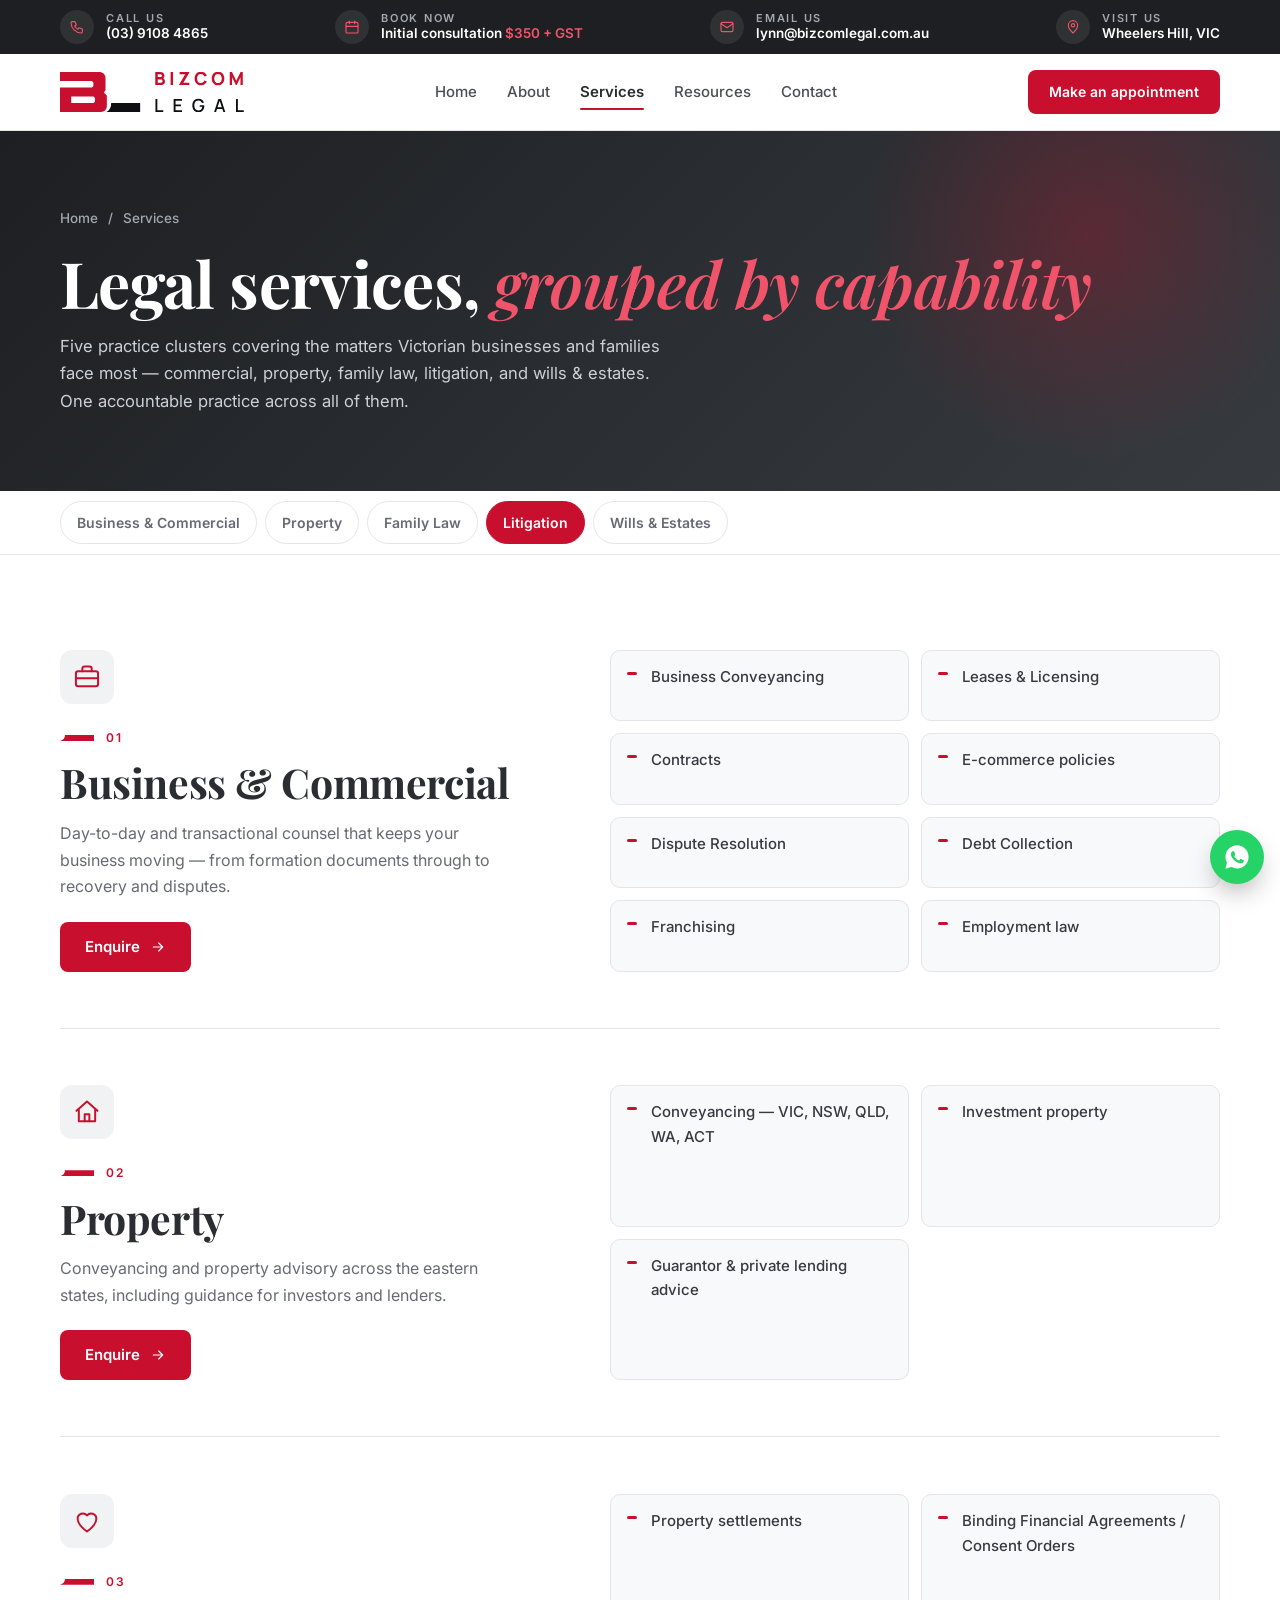
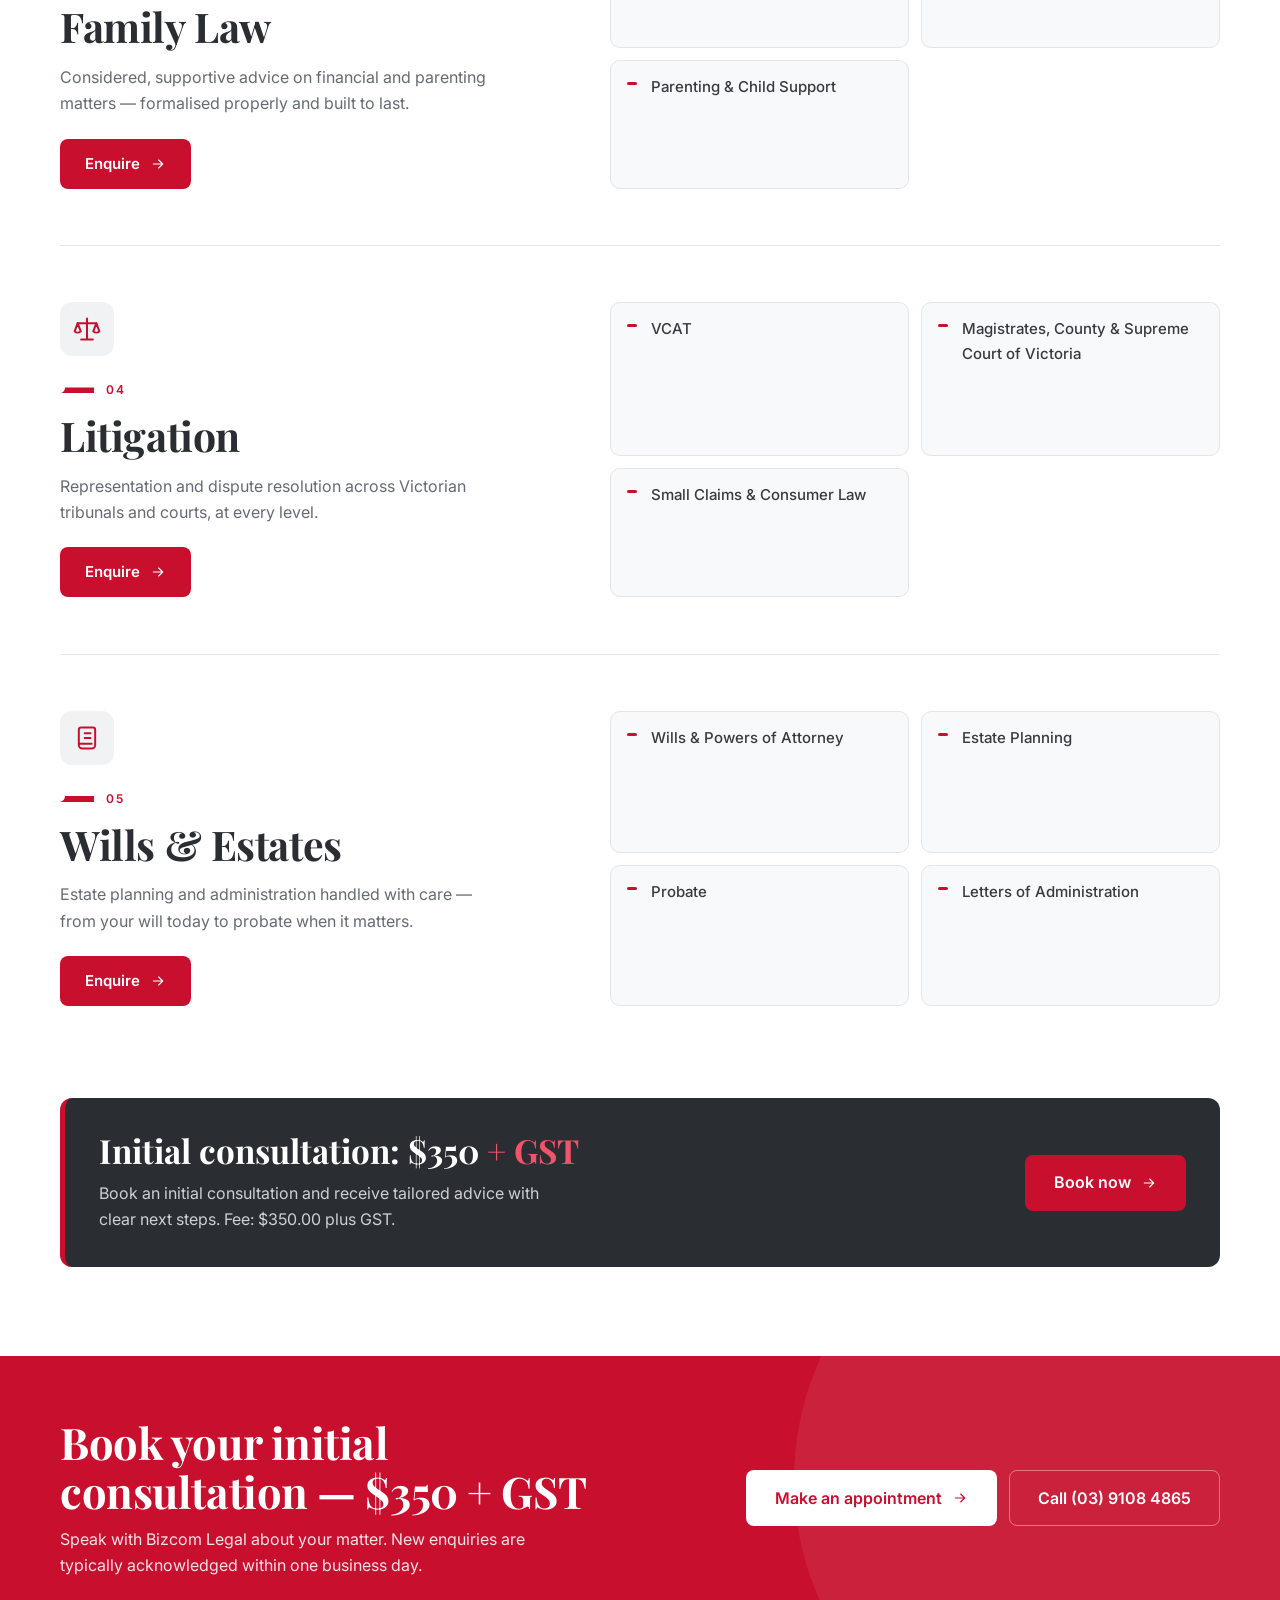
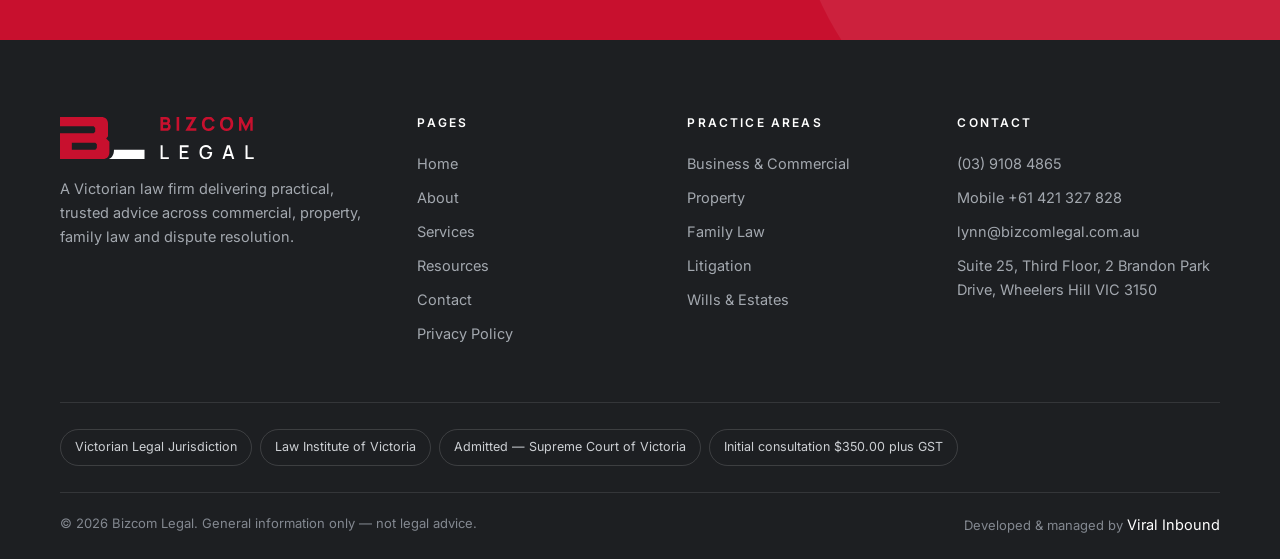
<file: services.html>
<!doctype html>
<html lang="en-AU">
<head>
<meta charset="utf-8">
<meta name="viewport" content="width=device-width, initial-scale=1">
<title>Services | Bizcom Legal</title>
<meta name="description" content="Commercial, property, family law, litigation and wills & estates — one accountable Victorian practice.">
<meta name="theme-color" content="#2A2D31">
<link rel="icon" href="assets/brand/favicon.svg" type="image/svg+xml">
<link rel="preconnect" href="https://fonts.googleapis.com">
<link rel="preconnect" href="https://fonts.gstatic.com" crossorigin>
<link href="https://fonts.googleapis.com/css2?family=Inter:wght@400;500;600;700&family=Playfair+Display:ital,wght@0,600;0,700;1,600&display=swap" rel="stylesheet">
<link rel="stylesheet" href="styles.css?v=6.5">
</head>
<body>
<a class="skip" href="#main">Skip to content</a>
<div class="topbar"><div class="wrap topbar__in">
  <a class="tb" href="tel:+61391084865"><span class="tb__i"><svg viewBox="0 0 24 24" fill="none" stroke="currentColor" stroke-width="1.7" stroke-linecap="round" stroke-linejoin="round" aria-hidden="true"><path d="M5 4h4l2 5-2.5 1.5a11 11 0 0 0 5 5L15 13l5 2v4a2 2 0 0 1-2 2A16 16 0 0 1 3 6a2 2 0 0 1 2-2z"/></svg></span><span><small>Call us</small><b>(03) 9108 4865</b></span></a>
  <a class="tb tb--fee" href="contact.html#enquire"><span class="tb__i"><svg viewBox="0 0 24 24" fill="none" stroke="currentColor" stroke-width="1.7" stroke-linecap="round" stroke-linejoin="round" aria-hidden="true"><rect x="3" y="5" width="18" height="16" rx="2"/><path d="M16 3v4M8 3v4M3 11h18"/></svg></span><span><small>Book now</small><b>Initial consultation <span>$350 + GST</span></b></span></a>
  <a class="tb tb--mail" href="mailto:lynn@bizcomlegal.com.au"><span class="tb__i"><svg viewBox="0 0 24 24" fill="none" stroke="currentColor" stroke-width="1.7" stroke-linecap="round" stroke-linejoin="round" aria-hidden="true"><rect x="3" y="5" width="18" height="14" rx="2"/><path d="m3 7 9 6 9-6"/></svg></span><span><small>Email us</small><b>lynn@bizcomlegal.com.au</b></span></a>
  <a class="tb tb--visit" href="https://www.google.com/maps/search/?api=1&query=2%20Brandon%20Park%20Drive%2C%20Wheelers%20Hill%20VIC%203150" target="_blank" rel="noopener"><span class="tb__i"><svg viewBox="0 0 24 24" fill="none" stroke="currentColor" stroke-width="1.7" stroke-linecap="round" stroke-linejoin="round" aria-hidden="true"><path d="M12 21s7-6.2 7-11.5A7 7 0 0 0 5 9.5C5 14.8 12 21 12 21z"/><circle cx="12" cy="9.5" r="2.5"/></svg></span><span><small>Visit us</small><b>Wheelers Hill, VIC</b></span></a>
</div></div>
<header class="hd" data-hd>
  <div class="wrap hd__in">
    <a class="hd__logo" href="index.html" aria-label="Bizcom Legal — home"><img src="assets/brand/logo-horizontal.svg" alt="Bizcom Legal" width="160" height="40"></a>
    <nav class="hd__nav" aria-label="Primary"><a href="index.html">Home</a><a href="about.html">About</a><a href="services.html" aria-current="page">Services</a><a href="resources.html">Resources</a><a href="contact.html">Contact</a></nav>
    <div class="hd__cta"><a class="btn btn--red" href="contact.html#enquire">Make an appointment</a><button class="menu-btn" aria-label="Menu" aria-expanded="false" aria-controls="sheet" data-menu><i></i></button></div>
  </div>
</header>
<div class="sheet" id="sheet" aria-hidden="true">
  <a class="l" href="index.html">Home<small>01</small></a><a class="l" href="about.html">About<small>02</small></a><a class="l" href="services.html">Services<small>03</small></a><a class="l" href="resources.html">Resources<small>04</small></a><a class="l" href="contact.html">Contact<small>05</small></a>
  <div class="sheet__foot"><a class="btn btn--red btn--lg" href="contact.html#enquire">Book initial consultation <span class="nw btn__p">$350 + GST</span></a><a class="btn btn--ghost btn--lg" href="tel:+61391084865">Call (03) 9108 4865</a></div>
</div>
<main id="main">

<section class="phead">
  <div class="wrap">
    <div class="crumbs"><a href="index.html">Home</a><span>/</span><span>Services</span></div>
    <h1>Legal services, <em>grouped by capability</em></h1>
    <p>Five practice clusters covering the matters Victorian businesses and families face most — commercial, property, family law, litigation, and wills &amp; estates. One accountable practice across all of them.</p>
  </div>
</section>
<nav class="subnav" aria-label="Practice clusters"><div class="wrap"><a href="#commercial">Business &amp; Commercial</a><a href="#property">Property</a><a href="#family-law">Family Law</a><a href="#litigation">Litigation</a><a href="#wills-estates">Wills &amp; Estates</a></div></nav>
<section class="sec" style="padding-top:clamp(24px,3vw,40px)">
  <div class="wrap" data-spy>
    <div class="svc" id="commercial">
      <div class="rv"><span class="svc__i"><svg viewBox="0 0 24 24" fill="none" stroke="currentColor" stroke-width="1.7" stroke-linecap="round" stroke-linejoin="round" aria-hidden="true"><rect x="2.5" y="7" width="19" height="13" rx="2"/><path d="M16 7V5a2 2 0 0 0-2-2h-4a2 2 0 0 0-2 2v2M2.5 13h19"/></svg></span><span class="eyebrow">01</span><h2>Business &amp; Commercial</h2><p>Day-to-day and transactional counsel that keeps your business moving — from formation documents through to recovery and disputes.</p><a class="btn btn--red" href="contact.html#enquire">Enquire <svg viewBox="0 0 24 24" fill="none" stroke="currentColor" stroke-width="1.7" stroke-linecap="round" stroke-linejoin="round" aria-hidden="true"><path d="M5 12h14M13 6l6 6-6 6"/></svg></a></div>
      <ul class="rv" data-d="1"><li>Business Conveyancing</li><li>Leases &amp; Licensing</li><li>Contracts</li><li>E-commerce policies</li><li>Dispute Resolution</li><li>Debt Collection</li><li>Franchising</li><li>Employment law</li></ul>
    </div>
    <div class="svc" id="property">
      <div class="rv"><span class="svc__i"><svg viewBox="0 0 24 24" fill="none" stroke="currentColor" stroke-width="1.7" stroke-linecap="round" stroke-linejoin="round" aria-hidden="true"><path d="m3 11 9-8 9 8"/><path d="M5 10v10h14V10"/><path d="M10 20v-6h4v6"/></svg></span><span class="eyebrow">02</span><h2>Property</h2><p>Conveyancing and property advisory across the eastern states, including guidance for investors and lenders.</p><a class="btn btn--red" href="contact.html#enquire">Enquire <svg viewBox="0 0 24 24" fill="none" stroke="currentColor" stroke-width="1.7" stroke-linecap="round" stroke-linejoin="round" aria-hidden="true"><path d="M5 12h14M13 6l6 6-6 6"/></svg></a></div>
      <ul class="rv" data-d="1"><li>Conveyancing — VIC, NSW, QLD, WA, ACT</li><li>Investment property</li><li>Guarantor &amp; private lending advice</li></ul>
    </div>
    <div class="svc" id="family-law">
      <div class="rv"><span class="svc__i"><svg viewBox="0 0 24 24" fill="none" stroke="currentColor" stroke-width="1.7" stroke-linecap="round" stroke-linejoin="round" aria-hidden="true"><path d="M12 21s-8-5.2-8-11a4.5 4.5 0 0 1 8-2.8A4.5 4.5 0 0 1 20 10c0 5.8-8 11-8 11z"/></svg></span><span class="eyebrow">03</span><h2>Family Law</h2><p>Considered, supportive advice on financial and parenting matters — formalised properly and built to last.</p><a class="btn btn--red" href="contact.html#enquire">Enquire <svg viewBox="0 0 24 24" fill="none" stroke="currentColor" stroke-width="1.7" stroke-linecap="round" stroke-linejoin="round" aria-hidden="true"><path d="M5 12h14M13 6l6 6-6 6"/></svg></a></div>
      <ul class="rv" data-d="1"><li>Property settlements</li><li>Binding Financial Agreements / Consent Orders</li><li>Parenting &amp; Child Support</li></ul>
    </div>
    <div class="svc" id="litigation">
      <div class="rv"><span class="svc__i"><svg viewBox="0 0 24 24" fill="none" stroke="currentColor" stroke-width="1.7" stroke-linecap="round" stroke-linejoin="round" aria-hidden="true"><path d="M12 3v18M7 21h10M4 7h16"/><path d="m4 7-2.6 7a3.6 3.6 0 0 0 5.2 0zM20 7l-2.6 7a3.6 3.6 0 0 0 5.2 0z"/></svg></span><span class="eyebrow">04</span><h2>Litigation</h2><p>Representation and dispute resolution across Victorian tribunals and courts, at every level.</p><a class="btn btn--red" href="contact.html#enquire">Enquire <svg viewBox="0 0 24 24" fill="none" stroke="currentColor" stroke-width="1.7" stroke-linecap="round" stroke-linejoin="round" aria-hidden="true"><path d="M5 12h14M13 6l6 6-6 6"/></svg></a></div>
      <ul class="rv" data-d="1"><li>VCAT</li><li>Magistrates, County &amp; Supreme Court of Victoria</li><li>Small Claims &amp; Consumer Law</li></ul>
    </div>
    <div class="svc" id="wills-estates">
      <div class="rv"><span class="svc__i"><svg viewBox="0 0 24 24" fill="none" stroke="currentColor" stroke-width="1.7" stroke-linecap="round" stroke-linejoin="round" aria-hidden="true"><path d="M8 3h9a2 2 0 0 1 2 2v13a3 3 0 0 1-3 3H8a3 3 0 0 1-3-3v-1h11"/><path d="M5 17V5a2 2 0 0 1 2-2M10 8h5M10 12h5"/></svg></span><span class="eyebrow">05</span><h2>Wills &amp; Estates</h2><p>Estate planning and administration handled with care — from your will today to probate when it matters.</p><a class="btn btn--red" href="contact.html#enquire">Enquire <svg viewBox="0 0 24 24" fill="none" stroke="currentColor" stroke-width="1.7" stroke-linecap="round" stroke-linejoin="round" aria-hidden="true"><path d="M5 12h14M13 6l6 6-6 6"/></svg></a></div>
      <ul class="rv" data-d="1"><li>Wills &amp; Powers of Attorney</li><li>Estate Planning</li><li>Probate</li><li>Letters of Administration</li></ul>
    </div>
    <div class="feebox rv"><div><b>Initial consultation: $350 <span>+ GST</span></b><p>Book an initial consultation and receive tailored advice with clear next steps. Fee: $350.00 plus GST.</p></div><a class="btn btn--red btn--lg" href="contact.html#enquire">Book now <svg viewBox="0 0 24 24" fill="none" stroke="currentColor" stroke-width="1.7" stroke-linecap="round" stroke-linejoin="round" aria-hidden="true"><path d="M5 12h14M13 6l6 6-6 6"/></svg></a></div>
  </div>
</section>

<section class="cta">
  <div class="wrap cta__in">
    <div><h2>Book your initial consultation — <span class="nw">$350 + GST</span></h2><p>Speak with Bizcom Legal about your matter. New enquiries are typically acknowledged within one business day.</p></div>
    <div class="cta__btns"><a class="btn btn--white btn--lg" href="contact.html#enquire">Make an appointment <svg viewBox="0 0 24 24" fill="none" stroke="currentColor" stroke-width="1.7" stroke-linecap="round" stroke-linejoin="round" aria-hidden="true"><path d="M5 12h14M13 6l6 6-6 6"/></svg></a><a class="btn btn--ghost btn--lg" href="tel:+61391084865">Call (03) 9108 4865</a></div>
  </div>
</section>
</main>
<footer class="ft">
  <div class="wrap">
    <div class="ft__cols">
      <div><img src="assets/brand/logo-horizontal-reverse.svg" alt="Bizcom Legal" width="160" height="42"><p>A Victorian law firm delivering practical, trusted advice across commercial, property, family law and dispute resolution.</p></div>
      <div><h4>Pages</h4><a href="index.html">Home</a><a href="about.html">About</a><a href="services.html">Services</a><a href="resources.html">Resources</a><a href="contact.html">Contact</a><a href="privacy.html">Privacy Policy</a></div>
      <div><h4>Practice areas</h4><a href="services.html#commercial">Business &amp; Commercial</a><a href="services.html#property">Property</a><a href="services.html#family-law">Family Law</a><a href="services.html#litigation">Litigation</a><a href="services.html#wills-estates">Wills &amp; Estates</a></div>
      <div><h4>Contact</h4><a href="tel:+61391084865">(03) 9108 4865</a><a href="tel:+61421327828">Mobile +61 421 327 828</a><a href="mailto:lynn@bizcomlegal.com.au">lynn@bizcomlegal.com.au</a><address>Suite 25, Third Floor, 2 Brandon Park Drive, Wheelers Hill VIC 3150</address></div>
    </div>
    <div class="ft__auth"><span>Victorian Legal Jurisdiction</span><span>Law Institute of Victoria</span><span>Admitted — Supreme Court of Victoria</span><span>Initial consultation $350.00 plus GST</span></div>
    <div class="ft__base"><span>© <span data-year>2026</span> Bizcom Legal. General information only — not legal advice.</span><span>Developed &amp; managed by <a href="https://viralinbound.com" target="_blank" rel="noopener">Viral Inbound</a></span></div>
  </div>
</footer>
<a class="wa" href="https://wa.me/61414822108" target="_blank" rel="noopener" aria-label="Message Bizcom Legal on WhatsApp"><svg viewBox="0 0 24 24" aria-hidden="true"><path d="M12.04 2c-5.46 0-9.91 4.45-9.91 9.91 0 1.75.46 3.45 1.32 4.95L2 22l5.25-1.38a9.9 9.9 0 0 0 4.79 1.22c5.46 0 9.91-4.45 9.91-9.91S17.5 2 12.04 2zm5.8 14.06c-.24.68-1.42 1.3-1.95 1.35-.5.05-.97.23-3.28-.68-2.78-1.1-4.55-3.95-4.69-4.13-.14-.18-1.12-1.49-1.12-2.85 0-1.35.71-2.02.96-2.29.25-.27.55-.34.73-.34l.52.01c.17 0 .39-.06.61.47.24.55.8 1.92.87 2.06.07.14.12.3.02.48-.09.18-.14.3-.27.46l-.41.48c-.14.14-.28.29-.12.56.16.27.71 1.17 1.52 1.9 1.05.93 1.93 1.22 2.2 1.36.27.14.43.11.59-.07.16-.18.68-.79.86-1.07.18-.27.36-.23.61-.14.25.09 1.59.75 1.86.89.27.14.45.2.52.32.06.11.06.66-.18 1.33z"/></svg></a>
<script src="script.js?v=6.5" defer></script>
</body>
</html>
</file>
<file: styles.css>
/* ==========================================================
   Bizcom Legal — corporate boutique design
   Palette from the logo: RED, WHITE and GREY.  No photographs.
   Layout guided by the client's reference (utility bar, hero with
   enquiry form, practice-area cards, tribunals strip, reviews).
   ========================================================== */
:root{
  --red:#C8102E; --red-d:#A30D26; --red-l:#F0546A;
  --g950:#1D1F22; --g900:#2A2D31; --g800:#373B40; --g700:#4A4F56; --g600:#666B73; --g500:#838890;
  --g400:#A3A8AF; --g300:#CDD0D4; --g200:#E3E5E8; --g100:#F1F2F4; --g50:#F8F9FA; --white:#fff;
  --serif:"Playfair Display", Georgia, "Times New Roman", serif;
  --sans:"Inter", system-ui, -apple-system, "Segoe UI", Arial, sans-serif;
  --wrap:1240px; --gut:clamp(16px,3.2vw,40px); --r:12px;
  --shadow:0 1px 2px rgba(29,31,34,.05),0 20px 44px -24px rgba(29,31,34,.3);
  --ease:cubic-bezier(.2,.7,.2,1);
}
*,*::before,*::after{box-sizing:border-box}
html{-webkit-text-size-adjust:100%;scroll-behavior:smooth;scroll-padding-top:96px}
body{margin:0;background:var(--white);color:var(--g800);font:400 16px/1.65 var(--sans);-webkit-font-smoothing:antialiased;overflow-x:hidden}
img,svg{display:block;max-width:100%}
a{color:inherit;text-decoration:none}
button,input,select,textarea{font:inherit;color:inherit}
h1,h2,h3,h4,p,ul,ol,figure,blockquote{margin:0}
h1,h2,h3{font-family:var(--serif);font-weight:700;color:var(--g900);line-height:1.12;letter-spacing:-.01em}
h4{font-weight:600}
::selection{background:var(--red);color:#fff}
:focus-visible{outline:2px solid var(--red);outline-offset:3px;border-radius:4px}
.skip{position:absolute;left:-999px;top:8px;z-index:200;background:var(--red);color:#fff;padding:10px 16px;border-radius:8px}
.skip:focus{left:8px}
.wrap{max-width:var(--wrap);margin:0 auto;padding:0 var(--gut)}

/* ---------- atoms ---------- */
.eyebrow{display:inline-flex;align-items:center;gap:12px;font:600 12px/1 var(--sans);letter-spacing:.2em;text-transform:uppercase;color:var(--red)}
.eyebrow::before{content:"";width:34px;height:6px;background:var(--red);clip-path:path("M5 0H34V6H0C3.5 5 5 3 5 0Z")}
.eyebrow--light{color:var(--g300)}
.eyebrow--center{justify-content:center}
.sec{padding:clamp(56px,7vw,96px) 0}
.sec--grey{background:var(--g50);border-block:1px solid var(--g200)}
.sec--dark{background:var(--g900);color:var(--g300)}
.shead{text-align:center;max-width:760px;margin:0 auto clamp(32px,4vw,52px)}
.shead h2{font-size:clamp(30px,3.6vw,48px);margin:16px 0 14px}
.shead p{color:var(--g600);font-size:17px}
.btn{display:inline-flex;align-items:center;justify-content:center;gap:10px;min-height:50px;padding:0 24px;border-radius:8px;font-weight:600;font-size:15px;line-height:1.2;border:1px solid transparent;cursor:pointer;text-align:center;transition:background .25s,color .25s,border-color .25s,transform .25s var(--ease)}
.btn svg{width:16px;height:16px;flex:none;transition:transform .3s var(--ease)}
.btn:hover svg{transform:translateX(3px)}
.btn--red{background:var(--red);color:#fff}
.btn--red:hover{background:var(--red-d)}
.btn--ghost{border-color:rgba(255,255,255,.4);color:#fff}
.btn--ghost:hover{background:#fff;color:var(--g900);border-color:#fff}
.btn--outline{border-color:var(--g300);color:var(--g900);background:#fff}
.btn--outline:hover{border-color:var(--red);color:var(--red)}
.btn--lg{min-height:56px;padding:0 28px;font-size:16px}
.btn--white{background:#fff;color:var(--red)}
.btn--white:hover{background:var(--g900);color:#fff}
.tlink{display:inline-flex;align-items:center;gap:8px;font:700 12px/1 var(--sans);letter-spacing:.12em;text-transform:uppercase;color:var(--g700);transition:color .2s}
.tlink svg{width:14px;height:14px;transition:transform .3s var(--ease)}
.tlink:hover{color:var(--red)}
.tlink:hover svg{transform:translateX(3px)}
.tlink--red{color:var(--red)}

/* ---------- utility bar ---------- */
.topbar{background:var(--g950);color:#fff}
.topbar__in{display:grid;grid-template-columns:repeat(4,auto);justify-content:space-between;gap:24px;padding-block:10px}
.tb{display:flex;align-items:center;gap:12px;min-width:0}
.tb__i{width:34px;height:34px;border-radius:50%;background:rgba(255,255,255,.08);display:grid;place-items:center;flex:none;color:var(--red-l)}
.tb__i svg{width:16px;height:16px}
.tb small{display:block;font:600 10px/1.2 var(--sans);letter-spacing:.16em;text-transform:uppercase;color:var(--g400)}
.tb b{display:block;font:600 13.5px/1.3 var(--sans);color:#fff;white-space:nowrap}
a.tb:hover b{color:var(--red-l)}
.tb--fee b span{color:var(--red-l)}
@media (max-width:1100px){.tb--mail,.tb--visit{display:none}.topbar__in{grid-template-columns:auto auto;justify-content:space-between}}
@media (max-width:520px){.tb__i{display:none}.tb b{font-size:12.5px}}

/* ---------- header ---------- */
.hd{position:sticky;top:0;z-index:60;background:rgba(255,255,255,.96);backdrop-filter:blur(10px);-webkit-backdrop-filter:blur(10px);border-bottom:1px solid var(--g200);transition:box-shadow .3s}
.hd.scrolled{box-shadow:0 8px 24px -16px rgba(29,31,34,.35)}
.hd__in{display:flex;align-items:center;justify-content:space-between;gap:24px;height:76px}
.hd__logo img{height:40px;width:auto}
.hd__nav{display:flex;gap:2px}
.hd__nav a{padding:10px 14px;font-weight:500;font-size:15px;color:var(--g700);border-radius:8px;position:relative;transition:color .2s}
.hd__nav a:hover{color:var(--red)}
.hd__nav a[aria-current]{color:var(--g900);font-weight:600}
.hd__nav a[aria-current]::after{content:"";position:absolute;left:14px;right:14px;bottom:4px;height:2px;background:var(--red);border-radius:2px}
.hd__cta{display:flex;align-items:center;gap:10px}
.hd__cta .btn{min-height:44px;padding:0 20px;font-size:14px}
.menu-btn{display:none;width:46px;height:46px;border-radius:10px;border:1px solid var(--g300);background:#fff;cursor:pointer;position:relative}
.menu-btn i,.menu-btn i::before,.menu-btn i::after{position:absolute;left:13px;right:13px;height:2px;background:var(--g900);content:"";border-radius:2px;transition:transform .3s var(--ease),opacity .2s}
.menu-btn i{top:22px}.menu-btn i::before{left:0;right:0;top:-7px}.menu-btn i::after{left:0;right:0;top:7px}
.menu-open .menu-btn i{background:transparent}
.menu-open .menu-btn i::before{transform:translateY(7px) rotate(45deg)}
.menu-open .menu-btn i::after{transform:translateY(-7px) rotate(-45deg)}
.sheet{position:fixed;inset:0;z-index:55;background:var(--g950);padding:150px var(--gut) 28px;display:flex;flex-direction:column;gap:4px;transform:translateY(-102%);transition:transform .5s var(--ease);overflow:auto}
.menu-open .sheet{transform:none}
.sheet a.l{font:700 clamp(30px,8vw,44px)/1.1 var(--serif);color:#fff;padding:12px 0;border-bottom:1px solid rgba(255,255,255,.1);display:flex;justify-content:space-between;align-items:baseline}
.sheet a.l small{font:600 12px var(--sans);color:var(--red-l);letter-spacing:.1em}
.sheet__foot{margin-top:auto;padding-top:24px;display:grid;gap:10px}
@media (max-width:1060px){.hd__nav{display:none}.menu-btn{display:block}.hd__cta .btn{display:none}}
@media (max-width:420px){.hd__logo img{height:34px}}

/* ---------- hero ---------- */
.hero{position:relative;color:#fff;background:linear-gradient(135deg,var(--g950) 0%,var(--g900) 55%,var(--g800) 100%);overflow:hidden;isolation:isolate}
.hero::before{content:"BIZCOM LEGAL";position:absolute;left:-1%;bottom:-6%;z-index:-1;font:700 clamp(120px,19vw,300px)/.8 var(--serif);letter-spacing:-.02em;color:rgba(255,255,255,.035);white-space:nowrap;pointer-events:none}
.hero::after{content:"";position:absolute;right:-14%;top:-30%;width:60%;aspect-ratio:1;z-index:-1;background:radial-gradient(closest-side,rgba(200,16,46,.28),transparent 70%);pointer-events:none}
.hero__in{display:grid;grid-template-columns:1.08fr .92fr;gap:clamp(28px,5vw,72px);align-items:center;padding-block:clamp(40px,6vw,84px)}
.hero h1{font-size:clamp(38px,5.2vw,70px);color:#fff;margin:20px 0 22px}
.hero h1 em{font-style:italic;color:var(--red-l);font-weight:600}
.hero__lead{font-size:clamp(16px,1.3vw,19px);color:var(--g300);max-width:54ch}
.fee{display:inline-flex;align-items:center;gap:16px;margin-top:28px;padding:14px 20px;border:1px solid rgba(255,255,255,.16);border-left:4px solid var(--red);border-radius:10px;background:rgba(255,255,255,.06)}
.fee small{display:block;font:600 11px/1.2 var(--sans);letter-spacing:.16em;text-transform:uppercase;color:var(--g400)}
.fee b{font:700 34px/1 var(--serif);color:#fff;white-space:nowrap}
.fee b span{font:600 15px var(--sans);color:var(--g300);margin-left:6px}
.fee em{font-style:normal;font-size:13px;color:var(--g400);max-width:22ch;line-height:1.35}
.hero__btns{display:flex;flex-wrap:wrap;gap:12px;margin-top:28px}
@media (max-width:960px){.hero__in{grid-template-columns:1fr}.fee em{display:none}}
@media (max-width:480px){.fee b{font-size:28px}.hero__btns .btn{flex:1 1 100%}}

/* form card */
.fcard{position:relative;background:#fff;color:var(--g800);border-radius:14px;padding:clamp(22px,2.6vw,34px);box-shadow:0 30px 70px -30px rgba(0,0,0,.55);overflow:hidden}
.fcard::before{content:"";position:absolute;left:0;top:0;right:0;height:4px;background:var(--red)}
.fcard__k{font:600 12px/1 var(--sans);letter-spacing:.14em;text-transform:uppercase;color:var(--g500)}
.fcard h3{font-size:clamp(24px,2.2vw,30px);margin:10px 0 6px;color:var(--g900)}
.fcard h3 em{color:var(--red);font-style:italic}
.fcard__p{color:var(--g600);font-size:14.5px;margin-bottom:6px}
.fgrid{display:grid;grid-template-columns:1fr 1fr;gap:0 20px}
.fgrid>*{min-width:0}
.f{position:relative;display:flex;flex-direction:column;border-bottom:1px solid var(--g300);padding:12px 0 6px;transition:border-color .2s}
.f--full{grid-column:1/-1}
.f label{font:600 11px/1 var(--sans);letter-spacing:.1em;text-transform:uppercase;color:var(--g500)}
.f label .req{color:var(--red)}
.f input,.f select,.f textarea{width:100%;min-width:0;border:0;background:transparent;padding:8px 0 4px;font-size:16px;color:var(--g900);outline:none;appearance:none;-webkit-appearance:none;border-radius:0}
.f select{background:url("data:image/svg+xml,%3Csvg xmlns='http://www.w3.org/2000/svg' viewBox='0 0 24 24' fill='none' stroke='%23666B73' stroke-width='2'%3E%3Cpath d='m6 9 6 6 6-6'/%3E%3C/svg%3E") no-repeat right 0 center/18px;padding-right:24px}
.f textarea{min-height:64px;resize:vertical}
.f input::placeholder,.f textarea::placeholder{color:var(--g400)}
.f:focus-within{border-color:var(--red)}
.f.err{border-color:var(--red)}
.f__err{font-size:12px;color:var(--red);font-weight:600;min-height:0}
.fcard__foot{margin-top:18px;display:grid;gap:12px}
.fcard__foot .btn{width:100%}
.fcard__note{font-size:12.5px;color:var(--g500);line-height:1.5}
.fcard__note a{text-decoration:underline}
.form__status{font-size:14px;color:var(--red);margin-top:10px;font-weight:500}
.form__status a{text-decoration:underline}
.form__ok{position:absolute;inset:0;background:#fff;display:flex;flex-direction:column;justify-content:center;gap:10px;padding:34px;opacity:0;pointer-events:none;transition:opacity .4s}
.fcard.done .form__ok{opacity:1;pointer-events:auto}
.form__ok .eyebrow{margin-bottom:6px}
.form__ok h4{font:700 clamp(24px,2.4vw,32px)/1.15 var(--serif);color:var(--g900)}
.form__ok p{color:var(--g600)}
button[disabled]{opacity:.6;cursor:wait}
@media (max-width:560px){.fgrid{grid-template-columns:1fr}}

/* ---------- stats ---------- */
.stats{background:#fff;border-bottom:1px solid var(--g200)}
.stats__in{display:grid;grid-template-columns:repeat(4,1fr)}
.stat{padding:clamp(22px,3vw,38px) clamp(14px,2vw,28px);border-left:1px solid var(--g200);text-align:center}
.stat:first-child{border-left:0}
.stat b{display:block;font:700 clamp(30px,3.4vw,46px)/1 var(--serif);color:var(--red);white-space:nowrap}
.stat b span{font:600 .38em var(--sans);color:var(--g600);margin-left:4px}
.stat small{display:block;margin-top:10px;font:600 11.5px/1.4 var(--sans);letter-spacing:.12em;text-transform:uppercase;color:var(--g600)}
@media (max-width:760px){.stats__in{grid-template-columns:1fr 1fr}.stat:nth-child(3){border-left:0}.stat:nth-child(n+3){border-top:1px solid var(--g200)}}

/* ---------- about ---------- */
.about{display:grid;grid-template-columns:1.1fr .9fr;gap:clamp(28px,5vw,72px);align-items:start}
.about h2{font-size:clamp(30px,3.6vw,48px);margin:16px 0 20px}
.about p{color:var(--g600);font-size:17px;margin-bottom:16px;max-width:60ch}
.ticks{list-style:none;padding:0;margin:24px 0 30px;display:grid;gap:12px}
.ticks li{display:flex;gap:12px;align-items:flex-start;font-weight:500;color:var(--g800)}
.ticks li::before{content:"";flex:none;width:22px;height:22px;border-radius:50%;background:var(--red) url("data:image/svg+xml,%3Csvg xmlns='http://www.w3.org/2000/svg' viewBox='0 0 24 24' fill='none' stroke='white' stroke-width='3' stroke-linecap='round' stroke-linejoin='round'%3E%3Cpath d='m5 12 5 5 9-10'/%3E%3C/svg%3E") center/13px no-repeat;margin-top:2px}
.cred{background:var(--g50);border:1px solid var(--g200);border-radius:var(--r);padding:clamp(24px,3vw,38px);position:relative;box-shadow:var(--shadow)}
.cred::before{content:"";position:absolute;left:0;top:0;bottom:0;width:4px;background:var(--red);border-radius:var(--r) 0 0 var(--r)}
.cred__k{font:600 12px/1 var(--sans);letter-spacing:.16em;text-transform:uppercase;color:var(--g500)}
.cred h3{font-size:clamp(28px,2.8vw,38px);margin:12px 0 4px}
.cred__role{color:var(--red);font-weight:600;margin-bottom:18px}
.cred p{font-size:15.5px;margin-bottom:18px}
.cred dl{display:grid;gap:0;margin:0;border-top:1px solid var(--g200)}
.cred dl div{display:flex;justify-content:space-between;gap:16px;padding:12px 0;border-bottom:1px solid var(--g200);font-size:14.5px}
.cred dt{color:var(--g600)}
.cred dd{margin:0;font-weight:600;color:var(--g900);text-align:right}
@media (max-width:900px){.about{grid-template-columns:1fr}}

/* ---------- practice cards ---------- */
.cards{display:grid;grid-template-columns:repeat(3,1fr);gap:20px}
.card{position:relative;background:#fff;border:1px solid var(--g200);border-radius:var(--r);padding:clamp(22px,2.4vw,32px);display:flex;flex-direction:column;gap:14px;transition:transform .35s var(--ease),box-shadow .35s,border-color .35s;overflow:hidden}
.card::before{content:"";position:absolute;left:0;top:0;height:3px;width:44px;background:var(--red);transition:width .45s var(--ease)}
.card:hover{transform:translateY(-6px);box-shadow:var(--shadow);border-color:var(--g300)}
.card:hover::before{width:100%}
.card__i{width:48px;height:48px;border-radius:10px;background:var(--g100);color:var(--red);display:grid;place-items:center;transition:background .3s,color .3s}
.card__i svg{width:24px;height:24px}
.card:hover .card__i{background:var(--red);color:#fff}
.card h3{font-size:22px}
.card p{color:var(--g600);font-size:15px;flex:1}
.card__links{display:flex;gap:20px;flex-wrap:wrap}
@media (max-width:1000px){.cards{grid-template-columns:1fr 1fr}}
@media (max-width:620px){.cards{grid-template-columns:1fr}}
.fine{text-align:center;margin-top:28px;color:var(--g600);font-size:14.5px}
.fine a{color:var(--red);font-weight:600;text-decoration:underline}

/* ---------- forums strip ---------- */
.forums{text-align:center}
.forums h3{font:700 12px/1 var(--sans);letter-spacing:.2em;text-transform:uppercase;color:var(--g500);font-family:var(--sans)}
.forums__row{display:flex;flex-wrap:wrap;justify-content:center;gap:12px;margin-top:20px}
.forums__row span{padding:12px 22px;border:1px solid var(--g300);border-radius:999px;background:#fff;font:700 15px var(--serif);color:var(--g800)}

/* ---------- process ---------- */
.steps{display:grid;grid-template-columns:repeat(3,1fr);gap:20px;counter-reset:s}
.step{position:relative;background:#fff;border:1px solid var(--g200);border-radius:var(--r);padding:clamp(24px,2.6vw,34px);counter-increment:s}
.step::before{content:"0" counter(s);display:block;font:700 54px/1 var(--serif);color:var(--red);margin-bottom:14px}
.step h3{font-size:22px;margin-bottom:8px}
.step p{color:var(--g600);font-size:15.5px}
.step p b{color:var(--g900)}
@media (max-width:820px){.steps{grid-template-columns:1fr}}

/* ---------- reviews ---------- */
.marq{overflow:hidden;-webkit-mask-image:linear-gradient(90deg,transparent,#000 5%,#000 95%,transparent);mask-image:linear-gradient(90deg,transparent,#000 5%,#000 95%,transparent)}
.marq__track{display:flex;gap:18px;width:max-content;padding:6px 0 14px;animation:marq 70s linear infinite}
.marq:hover .marq__track{animation-play-state:paused}
@keyframes marq{to{transform:translateX(calc(-50% - 9px))}}
.tq{width:clamp(290px,30vw,400px);background:#fff;border:1px solid var(--g200);border-radius:var(--r);box-shadow:var(--shadow);padding:clamp(22px,2.2vw,30px);display:flex;flex-direction:column;gap:18px}
.tq__s{color:var(--red);letter-spacing:3px;font-size:15px}
.tq blockquote{font:600 19px/1.4 var(--serif);color:var(--g900)}
.tq figcaption{font-size:14px;color:var(--g600);margin-top:auto}
.tq figcaption b{display:block;color:var(--g900);font-weight:600}
@media (prefers-reduced-motion:reduce){.marq{overflow-x:auto}.marq__track{animation:none}}

/* ---------- CTA band ---------- */
.cta{background:var(--red);color:#fff;position:relative;overflow:hidden}
.cta::after{content:"";position:absolute;right:-8%;top:-60%;width:46%;aspect-ratio:1;border-radius:50%;background:rgba(255,255,255,.07)}
.cta__in{display:flex;flex-wrap:wrap;align-items:center;justify-content:space-between;gap:28px;padding-block:clamp(38px,5vw,62px);position:relative;z-index:1}
.cta h2{color:#fff;font-size:clamp(28px,3.4vw,44px);max-width:20ch}
.cta p{margin-top:10px;color:rgba(255,255,255,.88);max-width:52ch}
.cta__btns{display:flex;flex-wrap:wrap;gap:12px}
.cta .btn--ghost:hover{color:var(--red)}

/* ---------- page header (inner) ---------- */
.phead{background:linear-gradient(135deg,var(--g950),var(--g800));color:#fff;padding:clamp(40px,6vw,76px) 0;position:relative;overflow:hidden}
.phead::after{content:"";position:absolute;right:-10%;top:-60%;width:50%;aspect-ratio:1;background:radial-gradient(closest-side,rgba(200,16,46,.28),transparent 70%)}
.crumbs{display:flex;gap:10px;font-size:13.5px;color:var(--g400);font-weight:500}
.crumbs a:hover{color:#fff}
.phead h1{color:#fff;font-size:clamp(36px,5vw,64px);margin:18px 0 14px;position:relative;z-index:1}
.phead h1 em{color:var(--red-l);font-style:italic;font-weight:600}
.phead p{color:var(--g300);max-width:62ch;font-size:clamp(16px,1.3vw,19px);position:relative;z-index:1}

/* ---------- services page ---------- */
.subnav{position:sticky;top:76px;z-index:30;background:rgba(255,255,255,.96);backdrop-filter:blur(8px);-webkit-backdrop-filter:blur(8px);border-bottom:1px solid var(--g200)}
.subnav .wrap{display:flex;gap:8px;overflow-x:auto;padding-block:10px;scrollbar-width:none}
.subnav a{white-space:nowrap;padding:9px 16px;border-radius:999px;font-weight:600;font-size:14px;color:var(--g600);border:1px solid var(--g200);background:#fff}
.subnav a:hover{color:var(--red);border-color:var(--red)}
.subnav a.on{background:var(--red);border-color:var(--red);color:#fff}
.svc{display:grid;grid-template-columns:.9fr 1.1fr;gap:clamp(24px,4vw,64px);padding:clamp(34px,4.4vw,60px) 0;border-top:1px solid var(--g200);scroll-margin-top:150px}
.svc:first-child{border-top:0}
.svc__i{width:54px;height:54px;border-radius:12px;background:var(--g100);color:var(--red);display:grid;place-items:center;margin-bottom:18px}
.svc__i svg{width:28px;height:28px}
.svc h2{font-size:clamp(28px,3.2vw,42px);margin:12px 0 14px}
.svc p{color:var(--g600);max-width:44ch;margin-bottom:22px}
.svc ul{list-style:none;padding:0;margin:0;display:grid;grid-template-columns:1fr 1fr;gap:12px}
.svc li{background:var(--g50);border:1px solid var(--g200);border-radius:10px;padding:14px 16px 14px 40px;font-weight:500;color:var(--g800);position:relative;font-size:15px}
.svc li::before{content:"";position:absolute;left:16px;top:21px;width:10px;height:3px;background:var(--red);border-radius:2px}
@media (max-width:860px){.svc{grid-template-columns:1fr}.svc ul{grid-template-columns:1fr}}
.feebox{margin-top:clamp(24px,3vw,36px);display:flex;flex-wrap:wrap;gap:18px 32px;align-items:center;justify-content:space-between;background:var(--g900);color:#fff;border-radius:var(--r);padding:clamp(22px,3vw,34px);border-left:5px solid var(--red)}
.feebox b{font:700 clamp(24px,2.6vw,34px)/1.1 var(--serif)}
.feebox b span{color:var(--red-l)}
.feebox p{color:var(--g300);max-width:48ch;margin-top:8px}

/* ---------- resources ---------- */
.docs{display:grid;grid-template-columns:1fr 1fr;gap:20px 28px}
.docgrp{background:#fff;border:1px solid var(--g200);border-radius:var(--r);padding:clamp(20px,2.4vw,30px)}
.docgrp h3{font-size:22px;padding-bottom:14px;border-bottom:2px solid var(--red);margin-bottom:6px}
.doc{display:flex;justify-content:space-between;align-items:center;gap:16px;padding:16px 0;border-bottom:1px solid var(--g200)}
.doc:last-child{border-bottom:0}
.doc b{display:block;font:700 17px/1.3 var(--serif);color:var(--g900)}
.doc span{color:var(--g600);font-size:14px}
@media (max-width:900px){.docs{grid-template-columns:1fr}}
.lgrid{display:grid;grid-template-columns:repeat(3,1fr);gap:12px}
.lgrid a{display:flex;justify-content:space-between;align-items:center;gap:12px;background:#fff;border:1px solid var(--g200);border-radius:10px;padding:18px 20px;font-weight:600;color:var(--g900);transition:border-color .2s,color .2s,transform .3s var(--ease)}
.lgrid a svg{width:16px;height:16px;color:var(--red);flex:none}
.lgrid a:hover{border-color:var(--red);color:var(--red);transform:translateY(-2px)}
@media (max-width:860px){.lgrid{grid-template-columns:1fr 1fr}}
@media (max-width:520px){.lgrid{grid-template-columns:1fr}}

/* ---------- contact ---------- */
.cgrid{display:grid;grid-template-columns:.95fr 1.05fr;gap:clamp(24px,4vw,56px);align-items:start}
.ccards{display:grid;gap:12px}
.cc{display:flex;gap:16px;align-items:center;background:#fff;border:1px solid var(--g200);border-radius:var(--r);padding:18px 20px;transition:border-color .2s,transform .3s var(--ease)}
a.cc:hover{border-color:var(--red);transform:translateX(4px)}
.cc__i{width:44px;height:44px;border-radius:10px;background:var(--g100);color:var(--red);display:grid;place-items:center;flex:none}
.cc__i svg{width:20px;height:20px}
.cc small{display:block;font:600 11px/1.2 var(--sans);letter-spacing:.14em;text-transform:uppercase;color:var(--g500)}
.cc b{display:block;font:700 18px/1.3 var(--serif);color:var(--g900);overflow-wrap:anywhere}
.cc span{font-size:14px;color:var(--g600)}
.map{margin-top:12px;border-radius:var(--r);overflow:hidden;border:1px solid var(--g200);aspect-ratio:16/10}
.map iframe{width:100%;height:100%;border:0}
.cgrid .fcard{box-shadow:var(--shadow);border:1px solid var(--g200)}
@media (max-width:900px){.cgrid{grid-template-columns:1fr}}

/* ---------- privacy ---------- */
.legal{display:grid;grid-template-columns:260px 1fr;gap:clamp(28px,5vw,72px)}
.toc{position:sticky;top:110px;align-self:start;display:grid;gap:2px;border-left:2px solid var(--g200)}
.toc a{padding:8px 16px;margin-left:-2px;border-left:2px solid transparent;font-size:14.5px;font-weight:500;color:var(--g600)}
.toc a.on,.toc a:hover{color:var(--g900);border-left-color:var(--red)}
.prose{max-width:72ch}
.prose section+section{margin-top:40px}
.prose h2{font-size:clamp(24px,2.4vw,32px);margin-bottom:14px;scroll-margin-top:110px}
.prose p,.prose li{color:var(--g700);margin-bottom:12px}
.prose ul{padding-left:20px}
.prose li::marker{color:var(--red)}
.prose a{color:var(--red);text-decoration:underline}
@media (max-width:860px){.legal{grid-template-columns:1fr}.toc{display:none}}

/* ---------- footer ---------- */
.ft{background:var(--g950);color:var(--g400);padding:clamp(48px,6vw,80px) 0 22px}
.ft__cols{display:grid;grid-template-columns:1.4fr 1fr 1fr 1.2fr;gap:clamp(24px,4vw,56px);padding-bottom:clamp(32px,4vw,52px);border-bottom:1px solid rgba(255,255,255,.1)}
.ft__cols img{height:42px;width:auto;margin-bottom:18px}
.ft p{font-size:14.5px;max-width:36ch}
.ft h4{font:600 12px/1 var(--sans);letter-spacing:.18em;text-transform:uppercase;color:#fff;margin-bottom:18px}
.ft a,.ft address{display:block;font-style:normal;color:var(--g400);font-size:14.5px;padding:5px 0;transition:color .2s}
.ft a:hover{color:#fff}
.ft__auth{display:flex;flex-wrap:wrap;gap:8px;padding:26px 0}
.ft__auth span{border:1px solid rgba(255,255,255,.14);border-radius:999px;padding:7px 14px;font-size:12.5px;color:var(--g300)}
.ft__base{display:flex;flex-wrap:wrap;justify-content:space-between;gap:10px;font-size:13px;color:var(--g500);border-top:1px solid rgba(255,255,255,.1);padding-top:20px}
.ft__base a{display:inline;color:#fff;padding:0}
@media (max-width:900px){.ft__cols{grid-template-columns:1fr 1fr}.ft__cols>div:first-child{grid-column:1/-1}}
@media (max-width:480px){.ft__cols{grid-template-columns:1fr}}

/* ---------- whatsapp ---------- */
.wa{position:fixed;right:16px;bottom:16px;z-index:50;width:54px;height:54px;border-radius:50%;background:#25D366;display:grid;place-items:center;box-shadow:0 12px 28px -8px rgba(0,0,0,.4);transition:transform .3s var(--ease)}
.wa:hover{transform:scale(1.08)}
.wa svg{width:28px;height:28px;fill:#fff}
@media (max-width:560px){.wa{width:46px;height:46px;right:12px;bottom:12px}.wa svg{width:23px;height:23px}}

/* ---------- reveal ---------- */
.rv{opacity:0;transform:translateY(26px);transition:opacity .8s var(--ease),transform .9s var(--ease)}
.rv.in{opacity:1;transform:none}
.rv[data-d="1"]{transition-delay:.08s}.rv[data-d="2"]{transition-delay:.16s}.rv[data-d="3"]{transition-delay:.24s}
@media (prefers-reduced-motion:reduce){*{transition:none!important;animation:none!important}.rv{opacity:1;transform:none}html{scroll-behavior:auto}}
h1,h2,h3{text-wrap:balance}
.hero__lead,.shead p,.phead p,.about p{text-wrap:pretty}
/* QA fixes */
.fee b{display:block;margin-top:6px}
.tb small{font-size:11px}
.prose a[href^="tel"],.cc b{white-space:nowrap}
.cc b{white-space:normal}
.nw{white-space:nowrap}
@media (max-width:480px){.eyebrow{letter-spacing:.12em;font-size:11px;gap:10px}.eyebrow::before{width:26px}.sheet a.l{font-size:30px}}
.btn{flex-wrap:wrap;column-gap:10px;row-gap:2px}
.btn__p{background:rgba(255,255,255,.2);border-radius:6px;padding:3px 10px;font-size:.94em;white-space:nowrap}
.btn--ghost .btn__p,.btn--outline .btn__p{background:rgba(200,16,46,.12);color:var(--red)}
</file>
